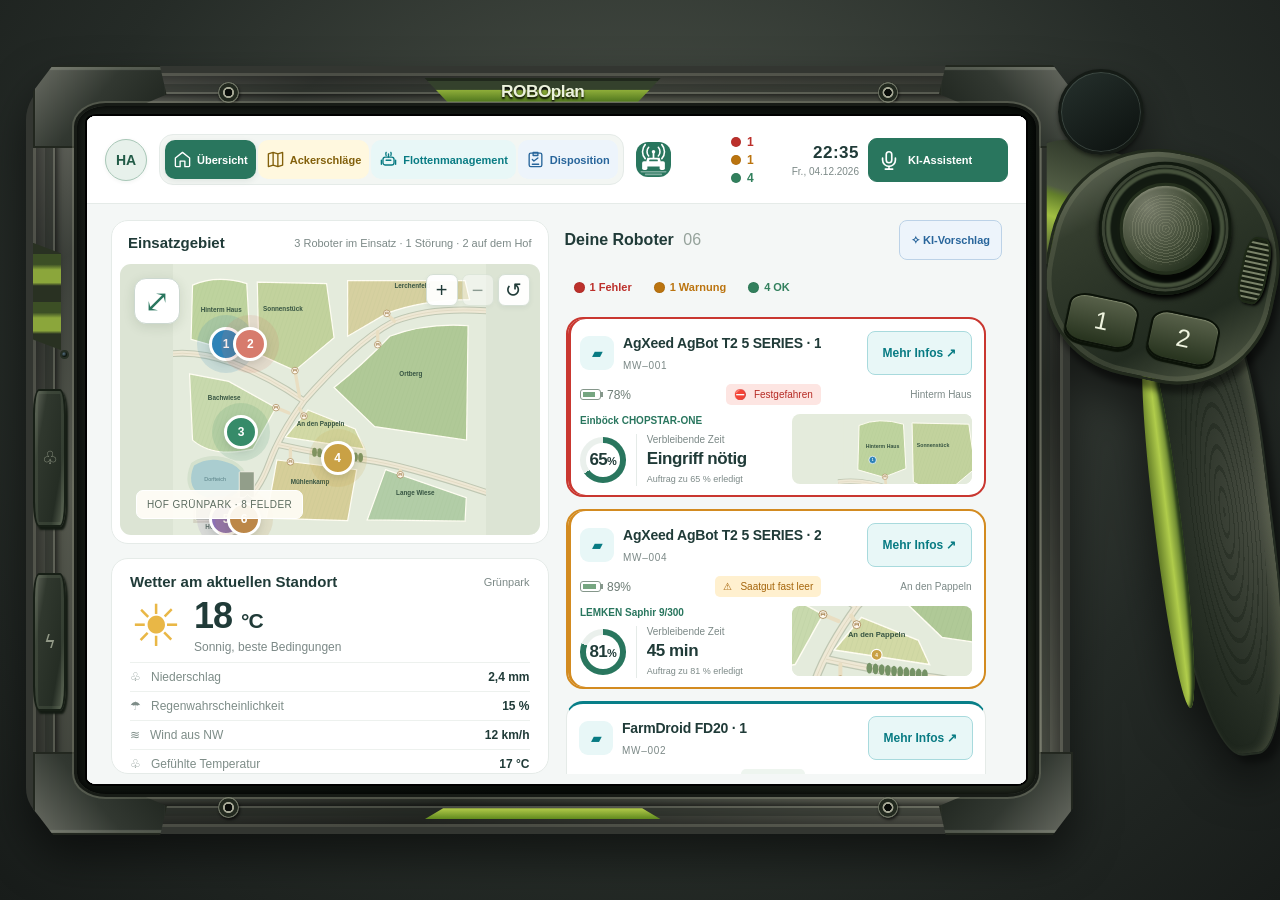
<file: index.html>
<!DOCTYPE html>
<html lang="de">
<head>
<meta charset="UTF-8">
<meta name="viewport" content="width=device-width, initial-scale=1">
<title>ROBOplan – iPad</title>
<style>

*{box-sizing:border-box}
html,body{width:100%;height:100%;margin:0;overflow:hidden;overscroll-behavior:none}
body{position:fixed;inset:0}
body{display:grid;place-items:center;background:radial-gradient(ellipse at 50% 35%,#535a50,#252b27 65%,#181c1a);font-family:Arial,sans-serif}
/* The tablet and the attached grip share one responsive hardware silhouette. */
.ipad{position:relative;width:min(96vw,1320px,calc(94dvh * 1.6));aspect-ratio:1.6;isolation:isolate;filter:drop-shadow(0 22px 22px #0008)}
.case-body{position:absolute;inset:0 15% 0 0;border:clamp(3px,.55vw,8px) solid #333631;border-radius:7% 7% 6% 6%;background:linear-gradient(145deg,#73746b 0%,#3c403a 14%,#55584e 30%,#2c302a 69%,#65685c 94%);box-shadow:inset 0 0 0 3px #8e91815c,inset 0 0 22px 7px #111b}
.case-body:before{content:'';position:absolute;inset:2.5% 2%;border:2px solid #85887a55;border-radius:5%;box-shadow:0 0 0 8px #20251f66,inset 0 0 8px #000}
.bezel{position:absolute;inset:5.2% 17.8% 5.2% 4.2%;padding:.8%;border-radius:3%;background:linear-gradient(130deg,#181d18,#080d09 70%,#262d22);box-shadow:0 0 0 3px #171b16,0 0 0 5px #92968155,inset 0 0 10px #000;z-index:6}
.screen{width:100%;height:100%;overflow:hidden;border-radius:1%;background:white;box-shadow:0 0 0 2px #000}
.screen iframe{display:block;width:100%;height:100%;border:0;background:white}
.case-brand{position:absolute;left:38%;top:.6%;width:23%;height:3.3%;display:grid;place-items:center;font-size:clamp(9px,1.35vw,18px);font-weight:800;letter-spacing:-.5px;color:#ecf2dd;text-shadow:0 2px 2px #000;background:linear-gradient(#34412c 0 40%,#8cab38 45%,#4f761e);clip-path:polygon(0 0,100% 0,90% 100%,10% 100%);border-top:3px solid #20281c;z-index:4}
.case-bottom-accent{position:absolute;bottom:1%;left:38%;width:23%;height:1.5%;background:linear-gradient(#b4cc4b,#60891e);clip-path:polygon(8% 0,92% 0,100% 100%,0 100%)}
.bumper{position:absolute;width:13%;height:11%;background:linear-gradient(130deg,#686b62,#323831 45%,#191f19);border:2px solid #22271f;box-shadow:inset 0 3px 1px #a3a79555;z-index:3}
.bumper.tl{top:-1%;left:0;clip-path:polygon(15% 0,95% 0,100% 35%,78% 50%,45% 50%,35% 100%,0 100%,0 32%)}
.bumper.tr{top:-1%;right:-1%;transform:scaleX(-1);clip-path:polygon(15% 0,95% 0,100% 35%,78% 50%,45% 50%,35% 100%,0 100%,0 32%)}
.bumper.bl{bottom:-1%;left:0;transform:scaleY(-1);clip-path:polygon(15% 0,95% 0,100% 35%,78% 50%,45% 50%,35% 100%,0 100%,0 32%)}
.bumper.br{bottom:-1%;right:-1%;transform:scale(-1);clip-path:polygon(15% 0,95% 0,100% 35%,78% 50%,45% 50%,35% 100%,0 100%,0 32%)}
.screw{position:absolute;width:2%;aspect-ratio:1;border-radius:50%;background:radial-gradient(circle,#090c09 0 24%,#a5a795 27% 35%,#22291f 40% 60%,#6d7263 64% 70%,#20261e 73%);z-index:5;box-shadow:1px 2px 3px #000a}
.s1{left:18%;top:1.2%}.s2{right:16%;top:1.2%}.s3{left:18%;bottom:1.2%}.s4{right:16%;bottom:1.2%}
.camera{position:absolute;left:2.8%;top:37%;width:.7%;aspect-ratio:1;border:2px solid #262f24;border-radius:50%;background:radial-gradient(circle at 35% 35%,#577080,#101711 60%);z-index:5}
.side-ribs{position:absolute;left:.6%;top:23%;width:2.3%;height:14%;background:repeating-linear-gradient(0deg,#293122 0 15%,#8ba63b 18% 30%,#3c4f25 35% 45%);clip-path:polygon(0 0,100% 10%,100% 100%,0 90%);z-index:4}
.port{position:absolute;left:.6%;width:2.7%;height:18%;display:grid;place-items:center;color:#929987;font-size:clamp(10px,1.4vw,18px);background:linear-gradient(100deg,#60665a,#30382e 25%,#252d24 75%,#5d6655);border:2px solid #171f16;border-radius:18%;box-shadow:inset 0 0 0 3px #76816c33,2px 3px 2px #141b13;z-index:5}
.port-usb{top:42%}.port-power{top:66%}
/* A separate open hand grip, with a broad control head above the handle. */
.case-grip{position:absolute;right:-2%;top:11%;width:18%;height:79%;z-index:4;clip-path:inset(-20% -35% -20% -5%)}
.grip-bridge{position:absolute;left:-20%;top:0;width:75%;height:21%;border-radius:30%;transform:rotate(18deg);background:linear-gradient(0deg,#3d4a32,#a1bf42 37%,#627e2b 54%,#515c44 60%,#30392a);box-shadow:0 3px 4px #0009}
.grip-handle{position:absolute;right:3%;top:21%;bottom:0;width:48%;border-radius:35% 38% 40% 46%;transform:rotate(-7deg);background:radial-gradient(ellipse at 100% 50%,#4c5145,#272f25 60%,#151d15);border:2px solid #252d23;box-shadow:inset -6px 0 8px #747a6055,6px 8px 6px #0005}
.grip-handle:before{content:'';position:absolute;left:-14%;top:12%;height:77%;width:27%;border-radius:60%;background:linear-gradient(90deg,#627c27,#b0cc4b 50%,#486526);box-shadow:inset -3px 0 3px #25371b}
.grip-handle:after{content:'';position:absolute;inset:10% 10% 12% 22%;border-radius:40%;opacity:.28;background:repeating-radial-gradient(ellipse at 50% 50%,#10180f 0 1px,transparent 1px 4px)}
.grip-head{position:absolute;left:-5%;top:0;width:105%;height:38%;border-radius:47% 48% 42% 42%;transform:rotate(12deg);background:linear-gradient(140deg,#777e6b,#343d2e 28%,#222b20 70%,#5f6851);border:3px solid #222a1d;box-shadow:inset 0 0 0 5px #8f967b33,5px 8px 6px #0007}
.case-joystick{position:absolute;left:18%;top:4%;width:59%;aspect-ratio:1;border-radius:50%;background:repeating-radial-gradient(circle at 50% 50%,#121a11 0 6%,#45513b 8% 11%,#131b11 13% 18%);border:3px solid #11190f;box-shadow:inset 0 0 0 3px #78826966,0 4px 5px #000;touch-action:none;cursor:grab;transform:rotate(-12deg)}
.case-joystick:focus-visible,.grip-button:focus-visible{outline:3px solid #c4e975;outline-offset:4px}
.joystick-stick{position:absolute;inset:14%;border-radius:50%;background:radial-gradient(ellipse at 30% 25%,#777c6a,#414b36 55%,#1c2818 90%);border:3px solid #242f1d;box-shadow:3px 7px 3px #000b,inset 0 2px 2px #c9ccb344;pointer-events:none}
.joystick-stick:after{content:'';position:absolute;inset:8%;border-radius:50%;background:repeating-radial-gradient(circle,#92977d55 0 1px,transparent 1px 3px)}
.grip-button{position:absolute;bottom:9%;width:31%;height:22%;display:grid;place-items:center;border-radius:27%;border:2px solid #0b1208;background:linear-gradient(#58614a,#27331e);box-shadow:inset 0 1px 1px #abb19388,0 3px 1px #0b1208;color:#eff4df;font-size:clamp(12px,2vw,25px);cursor:pointer}
.grip-button:active{transform:translateY(2px);background:#76943c}.grip-start{left:13%}.grip-pause{left:50%}
.grip-wheel{position:absolute;right:4%;top:29%;height:30%;width:12%;border-radius:35%;background:repeating-linear-gradient(0deg,#171f12 0 3px,#7a8369 3px 5px);border:2px solid #1e2917;box-shadow:2px 1px 3px #000}
.case-emergency-stop{position:absolute;right:9%;top:.4%;width:7%;aspect-ratio:1;display:grid;place-items:center;padding:4px;border:3px solid #151b16;border-radius:50%;background:linear-gradient(145deg,#26312d,#0b100e);box-shadow:inset 0 0 0 1px #68756c66,0 2px 4px #0008;z-index:7;cursor:pointer;touch-action:manipulation}
.case-emergency-stop span{display:grid;place-items:center;align-self:stretch;justify-self:stretch;border-radius:50%;color:#fff;font-size:clamp(5px,.85vw,12px);font-weight:700;letter-spacing:.01em;background:linear-gradient(145deg,#dc3a39,#b91f26);box-shadow:inset 0 1px 1px #ffaaa555}
.case-emergency-stop:disabled{cursor:default}
.case-emergency-stop:disabled span{visibility:hidden}
.case-emergency-stop:not(:disabled):active span{background:#981a21}
.case-emergency-stop:focus-visible{outline:3px solid #fff4a5;outline-offset:4px}
@media(prefers-reduced-motion:no-preference){.joystick-stick{transition:transform .06s}}
</style>
</head>
<body>

<div class="ipad" aria-label="ROBOplan iPad mit robuster Schutzhülle und Joystick-Handgriff">
  <div class="case-body" aria-hidden="true"><div class="case-brand">ROBOplan</div><div class="case-bottom-accent"></div><i class="bumper tl"></i><i class="bumper tr"></i><i class="bumper bl"></i><i class="bumper br"></i><i class="screw s1"></i><i class="screw s2"></i><i class="screw s3"></i><i class="screw s4"></i></div>
  <div class="camera" aria-hidden="true"></div><div class="side-ribs" aria-hidden="true"></div><div class="port port-usb" aria-hidden="true">♧</div><div class="port port-power" aria-hidden="true">ϟ</div>
  <div class="bezel"><div class="screen"><iframe src="app.html?v=20261125-studie" title="ROBOplan iPad"></iframe></div></div>
  <button type="button" class="case-emergency-stop" aria-label="Touchdisplay · inaktiv" title="Touchdisplay · inaktiv" disabled onclick="releaseJoystick();sendCaseAction('stop')"><span></span></button>
  <div class="case-grip"><div class="grip-bridge" aria-hidden="true"></div><div class="grip-handle" aria-hidden="true"></div><div class="grip-head">
    <div class="case-joystick" role="slider" tabindex="0" aria-label="Joystick Fahrsteuerung" aria-valuemin="-1" aria-valuemax="1" aria-valuenow="0" aria-valuetext="neutral"><div class="joystick-stick"></div></div>
    <button class="grip-button grip-start" aria-label="Taste 1" onclick="sendCaseAction('resume')">1</button><button class="grip-button grip-pause" aria-label="Taste 2" onclick="sendCaseAction('pause')">2</button><div class="grip-wheel" aria-hidden="true"></div>
  </div></div>
</div>
<script>
// Die Hülle ist fest; Touch-Scrollen findet ausschließlich in der separaten App statt.
document.addEventListener('touchmove',event=>{
  if(event.touches.length===1&&event.cancelable)event.preventDefault();
},{passive:false});
function sendCaseAction(action){document.querySelector('iframe').contentWindow.postMessage({type:'roboplan-case-action',action},location.origin==='null'?'*':location.origin);}
const caseTouchscreen=document.querySelector('.case-emergency-stop');
function updateCaseTouchscreen(manual){
  caseTouchscreen.disabled=!manual;
  caseTouchscreen.querySelector('span').textContent=manual?'Nothalt':'';
  const label=manual?'Nothalt für ausgewählten Roboter (Demo)':'Touchdisplay · inaktiv';
  caseTouchscreen.setAttribute('aria-label',label);caseTouchscreen.title=label;
}
window.addEventListener('message',event=>{
  if(event.source!==document.querySelector('iframe').contentWindow||event.origin!==location.origin||event.data?.type!=='roboplan-case-state')return;
  updateCaseTouchscreen(event.data.manual===true);
});
document.querySelector('iframe').addEventListener('load',()=>{
  updateCaseTouchscreen(false);
  document.querySelector('iframe').contentWindow.postMessage({type:'roboplan-case-state-request'},location.origin==='null'?'*':location.origin);
});
const joystick=document.querySelector('.case-joystick'),stick=joystick.querySelector('.joystick-stick');
function sendDirection(direction){document.querySelector('iframe').contentWindow.postMessage({type:'roboplan-joystick',direction},location.origin==='null'?'*':location.origin);joystick.setAttribute('aria-valuetext',direction);}
function releaseJoystick(){stick.style.transform='';joystick.setAttribute('aria-valuenow','0');sendDirection('neutral');}
joystick.addEventListener('pointerdown',event=>{joystick.setPointerCapture(event.pointerId);moveJoystick(event);});
function moveJoystick(event){if(!joystick.hasPointerCapture(event.pointerId))return;const box=joystick.getBoundingClientRect(),x=Math.max(-15,Math.min(15,event.clientX-box.left-box.width/2)),y=Math.max(-15,Math.min(15,event.clientY-box.top-box.height/2));stick.style.transform=`translate(${x}px,${y}px)`;joystick.setAttribute('aria-valuenow',String(Math.round(-y/15)));sendDirection(Math.abs(x)<4&&Math.abs(y)<4?'neutral':Math.abs(x)>Math.abs(y)?(x>0?'Rechts':'Links'):(y>0?'Rückwärts':'Vorwärts'));}
joystick.addEventListener('pointermove',moveJoystick);
['pointerup','pointercancel','lostpointercapture','blur'].forEach(name=>joystick.addEventListener(name,releaseJoystick));
joystick.addEventListener('keydown',event=>{const directions={ArrowUp:'Vorwärts',ArrowDown:'Rückwärts',ArrowLeft:'Links',ArrowRight:'Rechts'};if(directions[event.key]){event.preventDefault();sendDirection(directions[event.key]);}});
joystick.addEventListener('keyup',releaseJoystick);
</script>
</body>
</html>
</file>
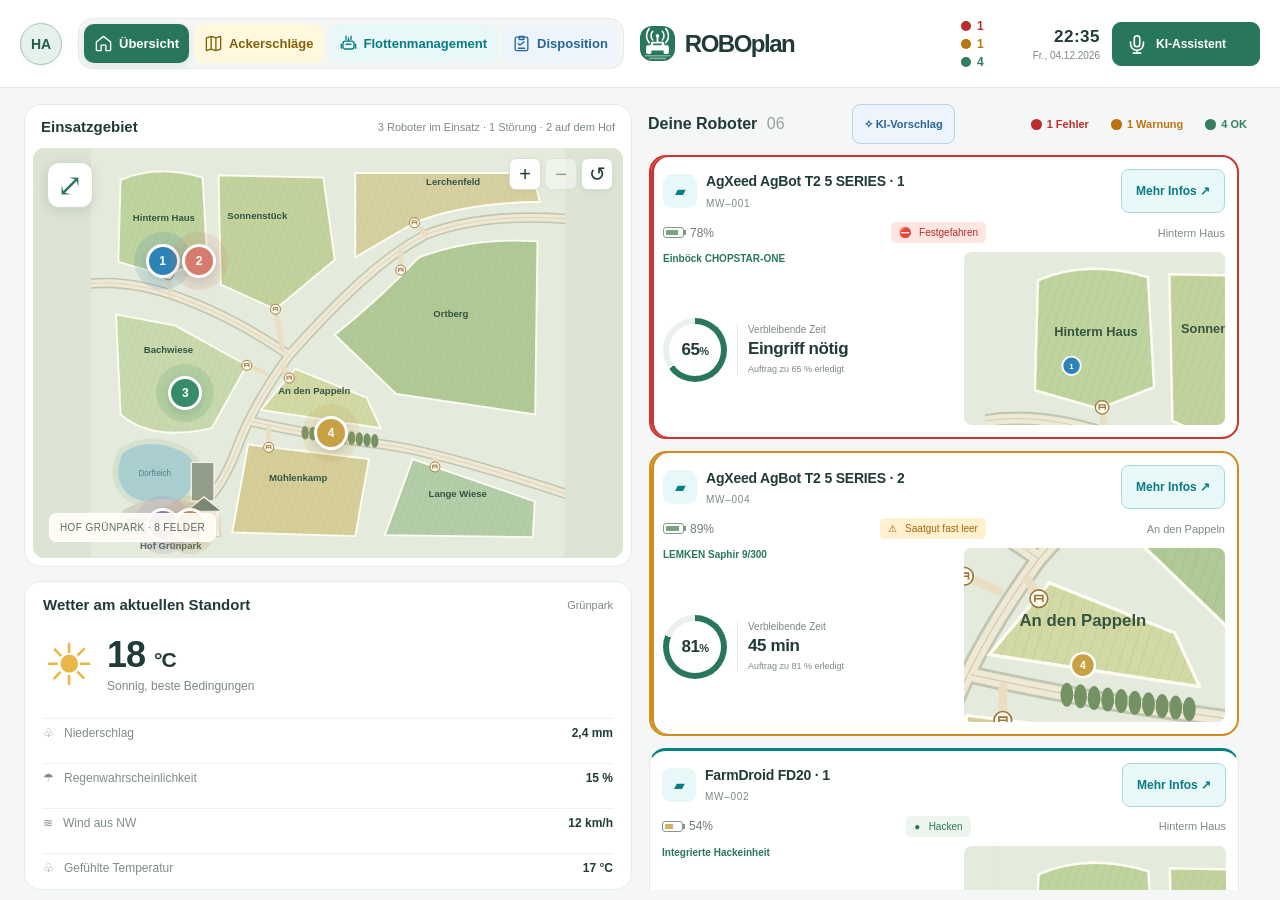
<file: app.html>
<!doctype html>
<html lang="de">
  <head>
    <meta charset="utf-8">
    <meta name="viewport" content="width=device-width, initial-scale=1, viewport-fit=cover">
    <meta name="theme-color" content="#f4f7f8">
    <meta name="apple-mobile-web-app-capable" content="yes">
    <meta name="mobile-web-app-capable" content="yes">
    <meta name="apple-mobile-web-app-status-bar-style" content="default">
    <meta name="apple-mobile-web-app-title" content="ROBOplan">
    <title>
      ROBOplan
    </title>
    <link rel="stylesheet" href="styles.css?v=20261125-studie">
    <script src="bootstrap.js?v=20261125-studie" defer>
    </script>
  </head>
  <body>
    <header>
      <div class="user-account-menu" id="user-account-menu">
        <button id="user-menu-trigger" class="user-menu-trigger" type="button" aria-label="Benutzermenü öffnen" title="Benutzermenü" aria-haspopup="menu" aria-expanded="false" aria-controls="user-dropdown" onclick="toggleUserMenu()"><span data-user-initials>HA</span></button>
        <div id="user-dropdown" class="user-dropdown" role="menu" aria-label="Benutzerkonto" hidden>
          <div class="user-dropdown-identity" role="presentation"><strong data-user-name>Hans Admin</strong><span data-user-role>Admin</span></div>
          <a href="#konto-profil" role="menuitem" onclick="closeUserMenu()">Profil</a>
          <a href="#konto-einstellungen" role="menuitem" onclick="closeUserMenu()">Einstellungen</a>
          <a href="#konto-logout" role="menuitem" class="user-dropdown-logout" onclick="closeUserMenu()">Logout</a>
        </div>
      </div>
      <nav aria-label="Hauptnavigation">
        <a href="#home" data-page="home" class="active">
          <svg viewBox="0 0 24 24" fill="none" stroke="currentColor" stroke-width="1.7" stroke-linecap="round" stroke-linejoin="round" aria-hidden="true">
            <path d="m3 10 9-7 9 7v10a1 1 0 0 1-1 1h-5v-7H9v7H4a1 1 0 0 1-1-1Z"/>
            </path>
          </svg>
          <span>
            Übersicht
          </span>
        </a>
        <a href="#ackerschlagskarte" data-page="ackerschlagskarte">
          <svg viewBox="0 0 24 24" fill="none" stroke="currentColor" stroke-width="1.7" stroke-linecap="round" stroke-linejoin="round" aria-hidden="true">
            <path d="m3 5 6-2 6 2 6-2v16l-6 2-6-2-6 2Z M9 3v16M15 5v16"/>
            </path>
          </svg>
          <span>
            Ackerschläge
          </span>
        </a>
        <a href="#roboterverwaltung" data-page="roboterverwaltung">
          <svg viewBox="0 0 24 24" fill="none" stroke="currentColor" stroke-width="1.7" stroke-linecap="round" stroke-linejoin="round" aria-hidden="true">
            <rect x="5" y="9" width="14" height="10" rx="3"/>
            </rect>
            <path d="M12 9V5M9 3a5 5 0 0 0 0 4m6-4a5 5 0 0 1 0 4M3 13v5m18-5v5M9 13h6"/>
            </path>
          </svg>
          <span>
            Flottenmanagement
          </span>
        </a>
        <a href="#auftragsverwaltung" data-page="auftragsverwaltung">
          <svg viewBox="0 0 24 24" fill="none" stroke="currentColor" stroke-width="1.7" stroke-linecap="round" stroke-linejoin="round" aria-hidden="true">
            <rect x="4" y="4" width="16" height="17" rx="2"/>
            </rect>
            <path d="M9 3h6v4H9ZM8 12l2 2 5-4M8 18h8"/>
            </path>
          </svg>
          <span>
            Disposition
          </span>
        </a>
      </nav>
      <div class="brand">
        <span class="logo">
          <svg viewBox="0 0 40 40" width="35" height="35" fill="none" xmlns="http://www.w3.org/2000/svg" role="img" aria-label="Feldroboter mit Funkwellen">
            <path d="M6 34h28M11 37h18" stroke="currentColor" stroke-width="1.8" stroke-linecap="round" opacity=".4"/>
            </path>
            <rect x="7" y="22" width="6" height="10" rx="2" fill="currentColor"/>
            </rect>
            <rect x="27" y="22" width="6" height="10" rx="2" fill="currentColor"/>
            </rect>
            <path d="M13 18h14l3 10H10l3-10Z" fill="currentColor"/>
            </path>
            <path d="M16 21h8" stroke="#29765e" stroke-width="2" stroke-linecap="round"/>
            </path>
            <path d="M20 18v-5" stroke="currentColor" stroke-width="2" stroke-linecap="round"/>
            </path>
            <circle cx="20" cy="11" r="2" fill="currentColor"/>
            </circle>
            <path d="M14.5 6a7.5 7.5 0 0 0 0 10M25.5 6a7.5 7.5 0 0 1 0 10M10.5 3a12 12 0 0 0 0 16M29.5 3a12 12 0 0 1 0 16" stroke="currentColor" stroke-width="1.8" stroke-linecap="round"/>
            </path>
          </svg>
        </span>
        ROBOplan
      </div>
      <div class="headright">
        <div id="header-alerts" class="header-alerts" role="group" aria-label="Roboterstatus: Fehler, Warnungen und OK"></div>
        <div class="header-clock"><time id="header-time"></time><span id="header-date"></span></div>
        <span class="connection">
          <i class="dot">
          </i>
          System verbunden
        </span>
        <button type="button" id="voice-assistant" class="voice-assistant" aria-pressed="false" aria-label="KI-Assistent: Spracheingabe starten" title="KI-Assistent fragen" onclick="toggleVoiceAssistant()">
          <svg viewBox="0 0 24 24" width="26" height="26" fill="none" stroke="currentColor" stroke-width="1.8" stroke-linecap="round" stroke-linejoin="round" aria-hidden="true">
            <rect x="9" y="3" width="6" height="12" rx="3"/>
            <path d="M5 10v2a7 7 0 0 0 14 0v-2M12 19v3M8 22h8"/>
          </svg>
          <span class="voice-wave" aria-hidden="true"><i></i><i></i><i></i><i></i><i></i></span>
          <span class="voice-copy"><span id="voice-label">KI-Assistent</span><small id="voice-listening" hidden>Hört zu …</small></span>
        </button>
      </div>
    </header>
    <span id="voice-status" class="voice-status" role="status"></span>
    <main id="page-content" aria-busy="true">
    </main>
    <dialog id="details">
      <button class="close" aria-label="Schließen" onclick="this.closest('dialog').close()">
        ×
      </button>
      <span class="tiny">
        DETAILS
      </span>
      <h2 id="detailTitle">
      </h2>
      <p id="detailArea">
      </p>
      <div id="detailRows">
      </div>
      <button class="primary" onclick="document.getElementById('details').close()">
        Zurück zur Übersicht
      </button>
    </dialog>
  </body>
</html>
</file>
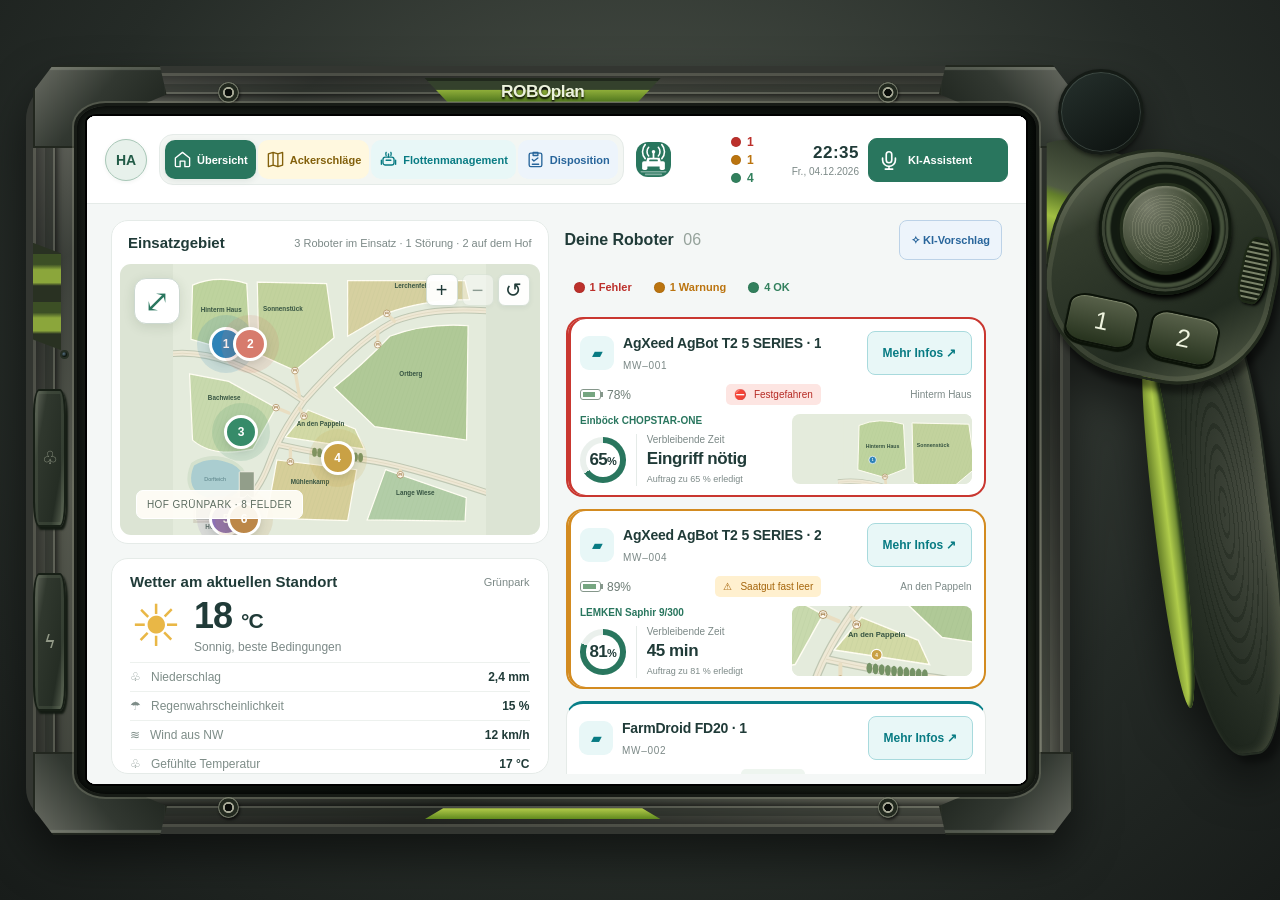
<file: preview.html>
<!doctype html>
<html lang="de">
  <head>
    <meta charset="utf-8">
    <meta http-equiv="refresh" content="0; url=index.html">
    <title>ROBOplan – Vorschau</title>
  </head>
  <body>
    <a href="index.html">Zur iPad-Ansicht von ROBOplan</a>
  </body>
</html>
</file>
<file: styles.css>
:root {
  --ink:#203b38;
  --muted:#7c8987;
  --green:#29765e;
  --line:#e5ebe8;
  --bg:#f4f7f6
}
* {
  box-sizing:border-box
}
body {
  margin:0;
  background:var(--bg);
  color:var(--ink);
  font:14px -apple-system,BlinkMacSystemFont,'Segoe UI',sans-serif
}
button,a {
  -webkit-tap-highlight-color:transparent
}
button {
  font:inherit;
  cursor:pointer
}
button:focus-visible,a:focus-visible {
  outline:3px solid #51a789;
  outline-offset:4px
}
header {
  height:88px;
  background:#fff;
  display:flex;
  align-items:center;
  padding:0 36px;
  border-bottom:1px solid var(--line);
  gap:50px
}
.brand {
  font-size:26px;
  font-weight:750;
  letter-spacing:-1.5px;
  display:flex;
  gap:10px;
  align-items:center
}
.logo {
  display:grid;
  place-items:center;
  background:var(--green);
  width:35px;
  height:35px;
  border-radius:12px;
  color:white;
  font-size:24px
}
nav {
  display:flex;
  gap:9px;
  height:100%;
  align-items:center
}
nav a {
  padding:13px 20px;
  text-decoration:none;
  color:#71817d;
  border-radius:10px;
  font-weight:600;
  display:flex;
  gap:10px;
  align-items:center
}
nav a.active {
  background:var(--green);
  color:#fff
}
.headright {
  margin-left:auto;
  display:flex;
  align-items:center;
  gap:18px
}
.connection {
  font-size:12px;
  color:#5c7770
}
.voice-assistant {
  display:flex;
  align-items:center;
  justify-content:center;
  gap:8px;
  flex-shrink:0;
  width:auto;
  height:44px;
  padding:9px 13px;
  white-space:nowrap;
  font-size:12px;
  font-weight:600;
  border:1px solid var(--green);
  border-radius:9px;
  background:var(--green);
  color:#fff
}
.dot {
  display:inline-block;
  width:7px;
  height:7px;
  border-radius:100%;
  background:#409770;
  margin-right:6px
}
.avatar {
  background:#edf1ec;
  border:1px solid #dce5df;
  border-radius:50%;
  width:38px;
  height:38px;
  display:grid;
  place-items:center;
  font-size:12px;
  font-weight:700
}
main {
  max-width:1560px;
  margin:auto;
  padding:32px 36px
}
.intro {
  display:flex;
  align-items:center;
  justify-content:space-between;
  margin-bottom:26px
}
h1 {
  font-size:28px;
  letter-spacing:-.8px;
  margin:0 0 8px
}
.sub {
  color:var(--muted);
  margin:0;
  font-size:13px
}
.day {
  text-align:right;
  font-size:13px;
  line-height:1.8
}
.layout {
  display:grid;
  grid-template-columns:minmax(265px,.82fr) minmax(0,1.8fr);
  gap:24px
}
.left {
  display:flex;
  flex-direction:column;
  gap:22px
}
.panel,.robot {
  background:white;
  border:1px solid var(--line);
  border-radius:17px;
  overflow:hidden
}
.panelhead {
  display:flex;
  align-items:center;
  justify-content:space-between;
  padding:19px 20px
}
h2 {
  font-size:15px;
  margin:0
}
.tiny {
  font-size:11px;
  color:var(--muted)
}
.map {
  position:relative;
  overflow:hidden;
  background:#dce4d4;
  isolation:isolate
}
.map svg.land {
  width:100%;
  height:100%;
  position:absolute;
  inset:0
}
.overview {
  height:300px;
  margin:0 8px 8px;
  border-radius:11px
}
.maplabel {
  position:absolute;
  left:16px;
  bottom:16px;
  background:#fffdf7ed;
  border:1px solid #fff;
  border-radius:7px;
  padding:8px 10px;
  font-size:10px;
  letter-spacing:.4px;
  color:#5c6c60
}
.maptools {
  position:absolute;
  bottom:13px;
  right:12px;
  display:flex;
  gap:5px
}
.maptools button {
  width:31px;
  height:31px;
  border:1px solid #dfe6dc;
  background:white;
  border-radius:7px;
  color:var(--ink);
  font-size:19px
}
.pin {
  position:absolute;
  background:var(--pin,#29765e);
  color:white;
  border:3px solid white;
  border-radius:50%;
  width:34px;
  height:34px;
  display:grid;
  place-items:center;
  box-shadow:0 0 0 12px color-mix(in srgb,var(--pin,#29765e) 15%,transparent),0 3px 8px #28423430;
  font-size:12px;
  font-weight:700;
  z-index:2
}
.pin.selected {
  box-shadow:0 0 0 18px #29765e30,0 3px 8px #28423430
}
.weather {
  padding:20px
}
.weather-top {
  display:flex;
  justify-content:space-between;
  align-items:center
}
.weather-main {
  display:flex;
  align-items:center;
  gap:18px;
  margin:22px 0
}
.sun {
  color:#e9b746;
  font-size:58px;
  line-height:1
}
.temp {
  font-size:36px;
  font-weight:600;
  letter-spacing:-1px
}
.temp small {
  font-size:21px
}
.weather-main p {
  margin:3px 0;
  color:var(--muted);
  font-size:12px
}
.weather-row {
  display:flex;
  justify-content:space-between;
  border-top:1px solid #edf1ee;
  padding:12px 0;
  font-size:12px
}
.weather-row:last-child {
  padding-bottom:0
}
.weather-row span {
  color:#7e8d88
}
.fleetbar {
  display:flex;
  justify-content:space-between;
  align-items:center;
  margin:0 0 15px
}
.fleetbar h2 {
  font-size:16px
}
.live {
  color:var(--green);
  font-size:12px;
  background:#eaf2ec;
  border-radius:20px;
  padding:7px 10px
}
.robots {
  display:grid;
  grid-template-columns:1fr 1fr;
  gap:20px
}
.robot {
  padding:20px;
  transition:box-shadow .2s,transform .2s
}
.robot:hover {
  box-shadow:0 7px 25px #284e3d0b;
  transform:translateY(-2px)
}
.robothead {
  display:flex;
  justify-content:space-between;
  align-items:center
}
.robotname {
  display:flex;
  gap:10px;
  align-items:center
}
.roboticon {
  background:#f1f5f1;
  border-radius:9px;
  width:35px;
  height:35px;
  display:grid;
  place-items:center;
  color:var(--green)
}
.robot h3 {
  font-size:16px;
  margin:0 0 4px;
  letter-spacing:-.2px
}
.robotid {
  font-size:10px;
  color:var(--muted);
  letter-spacing:.7px
}
.battery {
  display:flex;
  align-items:center;
  gap:6px;
  font-size:11px;
  color:#6d7c75
}
.battery i {
  height:11px;
  width:21px;
  border:1px solid #85978b;
  border-radius:3px;
  padding:2px;
  position:relative
}
.battery i:after {
  content:'';
  position:absolute;
  width:2px;
  height:5px;
  background:#85978b;
  right:-3px;
  top:2px
}
.battery b {
  display:block;
  height:100%;
  background:#76a681;
  width:var(--b)
}
.statusline {
  display:flex;
  align-items:center;
  justify-content:space-between;
  margin-top:17px
}
.badge {
  font-size:10px;
  color:var(--green);
  background:#eef5ef;
  padding:5px 8px;
  border-radius:5px
}
.area {
  font-size:11px;
  color:var(--muted)
}
.metrics {
  display:flex;
  align-items:center;
  gap:21px;
  margin:17px 0
}
.ring {
  width:77px;
  height:77px;
  border-radius:50%;
  background:conic-gradient(var(--green) calc(var(--p)*1%),#eaf0ec 0);
  display:grid;
  place-items:center;
  position:relative
}
.ring:before {
  content:'';
  position:absolute;
  inset:6px;
  background:white;
  border-radius:50%
}
.ring strong {
  position:relative;
  font-size:20px;
  letter-spacing:-.6px
}
.ring strong small {
  font-size:11px
}
.remaining {
  border-left:1px solid var(--line);
  padding-left:20px
}
.remaining span {
  display:block;
  color:var(--muted);
  font-size:10px;
  margin-bottom:5px
}
.remaining strong {
  display:block;
  font-size:19px;
  letter-spacing:-.4px
}
.remaining small {
  display:block;
  color:var(--muted);
  font-size:10px;
  margin-top:5px
}
.mini {
  height:108px;
  border-radius:9px;
  width:100%;
  border:0;
  display:block;
  text-align:left
}
.mini .pin {
  top:38%;
  left:50%;
  width:29px;
  height:29px;
  font-size:10px
}
.mini .maplabel {
  bottom:9px;
  left:10px;
  padding:5px 7px;
  font-size:9px
}
.robotfoot {
  display:flex;
  justify-content:space-between;
  align-items:center;
  margin-top:13px;
  font-size:10px;
  color:var(--muted)
}
.detail {
  background:none;
  border:0;
  color:var(--green);
  font-size:11px;
  font-weight:600;
  padding:6px 0 6px 10px
}
.footer {
  display:flex;
  justify-content:space-between;
  margin-top:24px;
  color:#8b9791;
  font-size:10px
}
.demo {
  padding:4px 6px;
  border:1px solid #dfe6df;
  border-radius:4px;
  letter-spacing:.5px
}
.placeholder {
  padding:65px 30px;
  background:white;
  border:1px solid var(--line);
  border-radius:16px
}
.placeholder h2 {
  font-size:25px;
  margin:12px 0
}
.placeholder p {
  color:var(--muted)
}
.primary {
  background:var(--green);
  border:0;
  border-radius:9px;
  padding:13px 18px;
  color:white;
  margin-top:15px
}
dialog {
  border:1px solid var(--line);
  border-radius:20px;
  max-width:440px;
  width:calc(100% - 32px);
  padding:28px;
  color:var(--ink);
  box-shadow:0 20px 80px #102a3430
}
dialog::backdrop {
  background:#173d3655;
  backdrop-filter:blur(3px)
}
dialog h2 {
  font-size:23px;
  margin:10px 0
}
dialog p {
  line-height:1.7;
  color:#71817b
}
.dialogrow {
  display:flex;
  justify-content:space-between;
  padding:13px 0;
  border-bottom:1px solid var(--line)
}
.close {
  float:right;
  border:0;
  background:#f0f4f0;
  border-radius:50%;
  width:32px;
  height:32px;
  font-size:20px
}
.notice {
  font-size:11px!important
}
[hidden] {
  display:none!important
}
@media(min-width:1400px) {
  .overview {
    height:340px
  }
  .mini {
    height:139px
  }
  .robot {
    padding:23px
  }
  .weather {
    padding:24px
  }
}
@media(max-width:1050px) {
  header {
    padding:0 24px;
    gap:24px
  }
  .connection {
    display:none
  }
  main {
    padding:25px 24px
  }
  .layout {
    gap:18px;
    grid-template-columns:minmax(240px,.8fr) minmax(0,1.8fr)
  }
  .robot {
    padding:15px
  }
  .robots {
    gap:15px
  }
  .metrics {
    gap:13px
  }
  .remaining {
    padding-left:13px
  }
  .remaining strong {
    font-size:17px
  }
  .area {
    font-size:10px
  }
  .ring {
    width:66px;
    height:66px
  }
  .overview {
    height:280px
  }
}
@media(max-width:760px) {
  header {
    height:auto;
    min-height:76px;
    flex-wrap:wrap;
    padding:17px 18px;
    gap:16px
  }
  .headright {
    position:absolute;
    right:18px;
    top:18px
  }
  nav {
    order:3;
    width:100%;
    gap:5px
  }
  nav a {
    flex:1;
    justify-content:center;
    padding:12px 6px;
    font-size:12px
  }
  .brand {
    font-size:24px
  }
  main {
    padding:24px 16px
  }
  .intro {
    align-items:flex-start
  }
  .day {
    font-size:11px
  }
  .layout {
    grid-template-columns:1fr
  }
  .left {
    display:grid;
    grid-template-columns:1fr 1fr;
    gap:14px
  }
  .overview {
    height:245px
  }
  .weather {
    padding:16px
  }
  .weather-row {
    font-size:10px;
    padding:10px 0
  }
  .weather-main {
    margin:15px 0;
    gap:9px
  }
  .temp {
    font-size:30px
  }
  .sun {
    font-size:42px
  }
  .weather-top .tiny {
    display:none
  }
  .panelhead {
    padding:16px
  }
  .fleetbar {
    margin-top:8px
  }
  .robots {
    gap:14px
  }
  .robothead {
    align-items:flex-start
  }
  .battery {
    font-size:10px
  }
  .roboticon {
    display:none
  }
  .statusline {
    gap:5px
  }
  .metrics {
    gap:10px
  }
  .ring {
    width:60px;
    height:60px
  }
  .remaining {
    padding-left:10px
  }
  .remaining strong {
    font-size:15px
  }
  .robot {
    padding:14px
  }
  .mini {
    height:100px
  }
  .area {
    max-width:68px;
    text-align:right
  }
  .footer {
    gap:12px
  }
}
@media(max-width:380px) {
  .robots,.left {
    grid-template-columns:1fr
  }
  .day {
    display:none
  }
  .overview {
    height:230px
  }
}
/* Tablet-Dashboard: nur die Roboterliste scrollt. */
html,body {
  width:100%;
  height:100%;
  overflow:hidden
}
body {
  display:flex;
  flex-direction:column
}
body>header {
  flex:0 0 88px;
  position:relative;
  z-index:5
}
body>main {
  width:100%;
  max-width:1560px;
  flex:1;
  min-height:0;
  display:flex;
  flex-direction:column;
  padding:16px 24px 10px;
  overflow:hidden
}
#home {
  display:flex;
  flex-direction:column;
  flex:1;
  min-height:0;
  overflow:hidden
}
#home[hidden] {
  display:none
}
.intro {
  flex:0 0 auto;
  margin-bottom:14px
}
.layout {
  display:grid;
  grid-template-columns:minmax(0,1fr) minmax(0,1fr);
  gap:16px;
  flex:1;
  min-height:0;
  overflow:hidden
}
.left {
  display:grid;
  grid-template-columns:minmax(0,1fr);
  grid-template-rows:minmax(0,1.2fr) minmax(0,.8fr);
  gap:14px;
  min-height:0;
  overflow:hidden
}
.left>.panel {
  min-width:0;
  min-height:0
}
.left>.panel:first-child {
  display:flex;
  flex-direction:column
}
.left>.panel:first-child .panelhead {
  flex:0 0 auto;
  padding:13px 16px
}
.overview {
  height:auto!important;
  flex:1;
  min-height:0;
  margin:0 8px 8px
}
.weather {
  display:flex;
  flex-direction:column;
  justify-content:space-between;
  padding:14px 18px!important;
  overflow:hidden
}
.weather-main {
  margin:5px 0;
  gap:12px
}
.weather-row {
  padding:7px 0
}
.layout>section {
  min-height:0;
  min-width:0;
  display:flex;
  flex-direction:column;
  overflow:hidden
}
.fleetbar {
  flex:0 0 auto;
  margin-bottom:10px
}
.robots {
  flex:1;
  min-height:0;
  overflow-y:auto;
  overflow-x:hidden;
  overscroll-behavior:contain;
  scrollbar-width:thin;
  align-content:start;
  grid-auto-rows:max-content;
  grid-template-columns:repeat(2,minmax(0,1fr));
  padding:1px 5px 8px 1px;
  gap:12px
}
.robot {
  min-width:0;
  padding:14px!important
}
.mini {
  height:92px!important
}
.metrics {
  margin:10px 0
}
.statusline {
  margin-top:10px
}
.robotfoot {
  margin-top:8px
}
.footer {
  flex:0 0 auto;
  margin-top:9px;
  padding-bottom:2px
}
#other:not([hidden]) {
  overflow-y:auto;
  min-height:0
}
@media(max-width:760px) {
  body>header {
    height:76px;
    min-height:76px;
    flex:0 0 76px;
    flex-wrap:nowrap;
    padding:8px 12px;
    gap:12px
  }
  .headright {
    position:static;
    margin-left:auto
  }
  nav {
    order:0;
    width:auto;
    flex:1;
    gap:2px
  }
  nav a {
    padding:8px 5px;
    font-size:10px
  }
  .brand {
    font-size:20px
  }
  body>main {
    padding:10px 12px 6px
  }
  .intro {
    margin-bottom:8px
  }
  h1 {
    font-size:21px;
    margin-bottom:3px
  }
  .sub {
    font-size:11px
  }
  .day {
    font-size:10px
  }
  .layout {
    grid-template-columns:minmax(0,1fr) minmax(0,1fr);
    gap:10px
  }
  .left {
    grid-template-columns:minmax(0,1fr);
    grid-template-rows:minmax(0,1.2fr) minmax(0,.8fr);
    gap:10px
  }
  .weather {
    padding:10px!important
  }
  .weather-main {
    gap:7px;
    margin:3px 0
  }
  .sun {
    font-size:31px
  }
  .temp {
    font-size:25px
  }
  .temp small {
    font-size:14px
  }
  .weather-row {
    font-size:10px;
    padding:5px 0
  }
  .panelhead {
    padding:10px!important
  }
  .robots {
    grid-template-columns:minmax(0,1fr)
  }
  .robot {
    padding:12px!important
  }
  .roboticon {
    display:grid
  }
  .mini {
    height:80px!important
  }
  .footer {
    font-size:9px
  }
}
#fields {
  flex:1;
  min-height:0;
  display:flex;
  flex-direction:column;
  gap:16px
}
.field-heading {
  display:flex;
  align-items:center;
  justify-content:space-between
}
.field-layout {
  flex:1;
  min-height:0;
  display:grid;
  grid-template-columns:minmax(0,2fr) minmax(260px,1fr);
  gap:20px
}
.field-map {
  min-height:0;
  border:1px solid var(--line);
  border-radius:17px;
  background:#e4ebdc;
  overflow:hidden;
  position:relative
}
.field-map svg {
  display:block;
  width:100%;
  height:100%
}
.field-shape {
  cursor:pointer;
  stroke:#fff;
  stroke-width:4;
  transition:fill .2s
}
.field-shape.selected {
  stroke:#29765e;
  stroke-width:5
}
.field-shape:focus-visible {
  outline:none;
  stroke:#203b38;
  stroke-width:7
}
.field-list {
  overflow-y:auto;
  min-height:0;
  padding:0 5px 5px 0;
  display:flex;
  flex-direction:column;
  gap:12px
}
.field-card {
  flex-shrink:0;
  background:white;
  border:1px solid var(--line);
  border-radius:14px;
  padding:18px
}
.field-card.selected {
  border-color:var(--green);
  box-shadow:inset 3px 0 var(--green)
}
.field-card-head {
  display:flex;
  align-items:center;
  justify-content:space-between;
  margin-bottom:14px
}
.field-select {
  border:0;
  background:none;
  color:var(--ink);
  font-size:17px;
  font-weight:650;
  padding:0
}
.field-info {
  border:1px solid var(--line);
  background:#f1f6f2;
  color:var(--green);
  border-radius:8px;
  padding:7px 12px
}
.field-card p {
  margin:10px 0;
  color:var(--muted);
  font-size:12px
}
.field-card strong {
  color:var(--ink)
}
.field-robots {
  display:flex;
  gap:6px;
  flex-wrap:wrap;
  margin-top:14px
}
.field-robots span {
  background:#eaf3ee;
  color:var(--green);
  padding:6px 9px;
  border-radius:6px;
  font-size:11px
}
.field-legend {
  position:absolute;
  bottom:14px;
  left:14px;
  background:#ffffffed;
  padding:10px 13px;
  border-radius:8px;
  font-size:11px;
  color:var(--muted)
}
@media(max-width:760px) {
  .field-layout {
    grid-template-columns:minmax(0,1.5fr) minmax(200px,1fr);
    gap:10px
  }
  .field-card {
    padding:13px
  }
  .field-heading h1 {
    font-size:21px
  }
  header nav a {
    gap:2px
  }
  .brand {
    letter-spacing:-1px
  }
  header {
    gap:16px
  }
  nav a {
    padding-left:10px;
    padding-right:10px
  }
}
@media(max-width:500px) {
  .field-layout {
    grid-template-columns:1fr;
    grid-template-rows:minmax(180px,1fr) minmax(0,1fr)
  }
  body>header {
    flex-wrap:wrap;
    height:auto;
    flex-basis:auto
  }
  nav {
    order:3;
    width:100%;
    flex-basis:100%
  }
  nav a {
    font-size:9px
  }
}
/* Kompakte Navigation mit festen Symbolgrößen. */
body>header {
  gap:28px
}
nav {
  gap:5px;
  min-width:0;
  height:auto;
  padding:5px;
  background:#f3f6f3;
  border:1px solid var(--line);
  border-radius:14px
}
nav a {
  flex:0 0 auto;
  gap:8px;
  padding:11px 14px;
  white-space:nowrap;
  font-size:13px;
  border-radius:10px;
  transition:background .15s,color .15s
}
nav a svg {
  display:block;
  width:19px;
  height:19px;
  flex:0 0 19px
}
nav a:hover {
  background:#e8efea;
  color:var(--green)
}
nav a.active {
  background:var(--green);
  color:white;
  box-shadow:0 2px 5px #203b3815
}
@media(max-width:1050px) {
  body>header {
    gap:16px
  }
  nav a {
    padding:10px;
    font-size:12px
  }
  .headright {
    gap:10px
  }
}
@media(max-width:760px) {
  body>header {
    flex-wrap:wrap;
    height:auto;
    flex-basis:auto;
    padding:10px 12px;
    gap:10px
  }
  .headright {
    position:static;
    margin-left:auto
  }
  nav {
    order:3;
    flex:1 0 100%;
    width:100%;
    gap:3px;
    padding:4px
  }
  nav a {
    flex:1 1 0;
    justify-content:center;
    gap:6px;
    padding:10px 4px;
    font-size:11px
  }
  nav a svg {
    width:17px;
    height:17px;
    flex-basis:17px
  }
}
@media(max-width:380px) {
  nav a {
    font-size:10px;
    gap:4px
  }
  nav a svg {
    width:15px;
    height:15px;
    flex-basis:15px
  }
}
.map-viewport {
  touch-action:none;
  cursor:grab;
  user-select:none;
  isolation:isolate
}
.map-viewport.dragging {
  cursor:grabbing
}
.map-scene {
  position:absolute;
  inset:0;
  transform-origin:0 0;
  will-change:transform
}
.map-scene>svg {
  width:100%;
  height:100%;
  display:block
}
.map-controls {
  position:absolute;
  right:10px;
  top:10px;
  z-index:4;
  display:flex;
  gap:4px;
  cursor:default
}
.map-controls button {
  display:grid;
  place-items:center;
  width:32px;
  height:32px;
  padding:0;
  border:1px solid #d5dfd5;
  border-radius:7px;
  background:#fffffff2;
  color:var(--ink);
  font-size:20px;
  box-shadow:0 2px 5px #203b3810
}
.map-controls button:disabled {
  opacity:.45;
  cursor:default
}
.mini .map-controls {
  top:5px;
  right:5px;
  gap:3px
}
.mini .map-controls button {
  width:24px;
  height:24px;
  font-size:16px
}
.maplabel,.field-legend {
  pointer-events:none;
  z-index:3
}
/* Disposition: Aufgabenpuffer und editierbarer Beispielplan. */
#auftragsverwaltung{flex:1;min-height:0;display:flex;flex-direction:column;gap:12px;overflow:auto}
.dispatch-heading{display:flex;align-items:center;justify-content:space-between;gap:12px}.dispatch-heading h1{font-size:24px;margin:5px 0}.dispatch-heading p{margin:0}.dispatch-steps{display:flex;gap:22px;align-items:center;color:var(--muted);font-size:11px;padding:10px 14px;background:#eaf0ec;border-radius:9px}.dispatch-steps strong{color:var(--green)}
.dispatch-layout{display:grid;grid-template-columns:minmax(250px,.85fr) minmax(0,1.8fr);gap:16px;flex:1;min-height:0}.task-buffer{display:flex;flex-direction:column;min-height:0;overflow:hidden}.task-buffer .panelhead{padding:16px;flex-wrap:wrap;gap:8px}.count{font-size:11px;background:#eaf0ec;border-radius:5px;padding:3px 6px;margin-left:5px}.buffer-hint{margin:0 16px 12px;font-size:11px;color:var(--muted)}.dispatch-tasks{overflow:auto;flex:1;min-height:100px;padding:0 12px;display:flex;flex-direction:column;gap:8px}.dispatch-task{border:1px solid var(--line);border-radius:9px;padding:11px;display:flex;gap:10px;background:#fff}.task-number{width:26px;height:26px;display:grid;place-items:center;background:#edf2ed;border-radius:6px;font-size:11px;flex-shrink:0}.dispatch-task h3{margin:0 0 5px;font-size:13px}.dispatch-task p{font-size:11px;color:var(--muted);margin:0}.task-operation{font-size:10px;color:#8a6c32;background:#f6f0e1;border-radius:4px;padding:4px 6px;align-self:flex-start;margin-left:auto;white-space:nowrap}.add-task{margin:12px;border:1px dashed #a9bcb1;border-radius:8px;padding:10px;background:#f7faf8;color:var(--green)}.buffer-footer{border-top:1px solid var(--line);padding:13px 16px;display:grid;gap:5px;font-size:11px}.buffer-footer span{color:var(--muted);font-size:10px}.dispatch-workspace{display:grid;grid-template-rows:minmax(180px,.85fr) minmax(280px,1.3fr);min-height:0;gap:12px;overflow:auto}.dispatch-map-wrap{position:relative;border:1px solid var(--line);border-radius:13px;overflow:hidden;background:#e4ebdc;min-height:180px}.dispatch-map{position:absolute;inset:0}.dispatch-map>svg{width:100%;height:100%}.dispatch-map-caption{position:absolute;top:12px;left:12px;background:#fffffff2;padding:9px 11px;border-radius:7px;font-size:12px;font-weight:600;pointer-events:none}.dispatch-map-caption span{display:block;font-size:9px;color:var(--muted);font-weight:400;margin-top:4px}.dispatch-map-key{position:absolute;bottom:10px;left:12px;font-size:9px;background:#ffffffdf;padding:5px 8px;border-radius:4px;pointer-events:none}.plan-panel{padding:15px;min-width:0;overflow:auto}.plan-heading{display:flex;justify-content:space-between;gap:10px;align-items:center}.plan-heading h2{margin:0;font-size:16px}.plan-heading p{font-size:10px;color:var(--muted);margin:5px 0}.suggest-button{background:#eaf3ee;border:1px solid #bdd4c6;border-radius:7px;padding:9px 10px;color:var(--green);font-size:11px;white-space:nowrap}.plan-rationale{font-size:10px;background:#f0f5f1;padding:9px;border-radius:6px;margin:10px 0;color:var(--green)}.robot-plans{display:grid;gap:8px}.robot-plan{display:grid;grid-template-columns:100px 1fr;gap:8px;align-items:start;border-bottom:1px solid var(--line);padding-bottom:8px}.plan-robot{font-size:12px;font-weight:650;padding-top:6px}.plan-robot small{display:block;font-weight:400;color:var(--muted);font-size:9px;margin-top:5px}.plan-jobs{display:flex;gap:6px;flex-wrap:wrap}.plan-job{background:#f7f9f7;border:1px solid #dce6df;border-radius:6px;padding:7px;font-size:10px;flex:1;min-width:100px}.plan-job b{display:block;font-size:10px;margin-bottom:4px}.job-controls{display:flex;gap:4px;margin-top:6px}.job-controls button{border:1px solid #dce6df;background:white;color:var(--green);border-radius:3px;font-size:10px}.job-controls select{max-width:95px;font:inherit;border:1px solid #dce6df;background:white;color:var(--ink);border-radius:3px}.plan-footer{display:flex;justify-content:space-between;align-items:center;gap:8px;margin-top:10px}.plan-footer span{font-size:10px;color:var(--muted)}.plan-footer .primary{margin:0;font-size:11px;padding:10px}.task-label{display:grid;gap:7px;margin:16px 0;font-size:12px}.task-label select{padding:10px;border:1px solid #c7d6cc;border-radius:7px;background:#fff;font:inherit}
@media(max-width:760px){.dispatch-heading h1{font-size:19px}.dispatch-heading .demo{display:none}.dispatch-layout{grid-template-columns:230px minmax(300px,1fr);min-height:510px}.dispatch-steps{gap:10px;font-size:10px}.plan-heading{align-items:start;flex-direction:column}.robot-plan{grid-template-columns:75px 1fr}.dispatch-workspace{grid-template-rows:180px minmax(320px,1fr)}}
@media(max-width:550px){.dispatch-layout{display:flex;flex-direction:column;min-height:auto}.task-buffer{min-height:360px}.dispatch-workspace{display:flex;flex-direction:column;overflow:visible}.dispatch-map-wrap{height:230px}.plan-panel{overflow:visible}.dispatch-steps{gap:6px;font-size:9px}.dispatch-heading h1{font-size:18px}}

.voice-assistant svg{width:22px;height:22px;flex-shrink:0}
.voice-assistant:hover{background:#205f4b}
@media(max-width:1050px){.headright .connection{display:none}}
@media(max-width:380px){.voice-assistant{padding:8px 10px;font-size:11px}}

/* Kompakte Schlagliste mit nativen, per Tastatur bedienbaren Klappzeilen. */
.field-list{gap:7px}
.field-accordion{padding:0;overflow:hidden;border-radius:9px}
.field-accordion summary{display:flex;align-items:center;justify-content:space-between;gap:10px;padding:15px 13px;cursor:pointer;list-style:none;font-size:14px;font-weight:650}
.field-accordion summary::-webkit-details-marker{display:none}
.field-accordion summary small{font-size:11px;font-weight:400;color:var(--muted);white-space:nowrap}
.field-accordion summary:focus-visible{outline:2px solid var(--green);outline-offset:-3px}
.field-chevron{font-size:18px;color:var(--muted);transition:transform .15s}
.field-accordion[open] .field-chevron{transform:rotate(180deg)}
.field-accordion[open] summary{border-bottom:1px solid var(--line);background:#f7faf8}
.field-expanded{padding:3px 13px 12px}
.field-facts{margin:0}
.field-facts>div{padding:10px 0;display:grid;gap:4px;border-bottom:1px solid var(--line)}
.field-facts dt{font-size:10px;color:var(--muted)}
.field-facts dd{margin:0;font-size:12px;font-weight:550;line-height:1.4}
.field-activity h4{font-size:10px;color:var(--muted);font-weight:500;margin:12px 0 8px}
.field-active-robot{padding:8px 9px;background:#edf5ef;border-radius:6px;margin-top:6px;display:grid;gap:5px;font-size:11px}
.field-active-robot span{padding-left:13px;color:#5c7770;font-size:10px}
.field-active-robot .dot{width:6px;height:6px}
.field-activity p{font-size:11px;margin:6px 0}
.header-clock{display:grid;text-align:right;gap:3px;white-space:nowrap;min-width:95px}.header-clock time{font-size:17px;font-weight:600;letter-spacing:.5px;font-variant-numeric:tabular-nums}.header-clock span{font-size:10px;color:var(--muted)}
.headright .connection{display:none}
body>header{gap:18px}.headright{gap:14px}
.suggested-action{display:flex;align-items:center;justify-content:space-between;gap:8px;flex-wrap:wrap}.suggested-action button{padding:6px 8px;border:1px solid #bfd4c7;background:#edf5ef;border-radius:5px;color:var(--green);font-size:10px;white-space:nowrap}
#field-planner{display:flex;flex-direction:column;flex:1;min-height:0;gap:14px;overflow:auto}.planner-heading{display:flex;justify-content:space-between;align-items:center;gap:12px}.planner-back{background:white;border:1px solid #cbd9d0;border-radius:9px;padding:12px 18px;color:var(--ink);font-size:14px;font-weight:600}.planner-title{display:flex;justify-content:space-between;align-items:center}.planner-title h1{margin:0 0 5px;font-size:25px}.planner-title p{margin:0}.planner-layout{display:grid;grid-template-columns:minmax(0,1.8fr) minmax(260px,1fr);gap:18px;flex:1;min-height:0}.planner-map-panel{display:flex;flex-direction:column;min-height:0}.planner-settings{padding:20px;overflow:auto}.planner-settings h2{margin:0;font-size:17px}#task-map-slot{position:relative;flex:1;min-height:260px;background:#edf1e7;border:1px solid #d8e0d3;border-radius:14px;overflow:hidden}#task-route-map{position:absolute;inset:0;overflow:hidden}.route-legend{display:flex;justify-content:space-between;gap:10px;font-size:10px;padding:13px 0 6px;color:#62756c}.route-legend>span{display:flex;align-items:center;gap:7px}.route-gradient{display:inline-block;width:50px;height:5px;background:linear-gradient(90deg,#2eab53,#c39f2c,#be3e3e);border-radius:5px}.route-note{font-size:10px;color:var(--muted);margin:4px 0}.input-unit{display:flex;align-items:center;gap:8px}.input-unit input{width:100%;padding:10px;border:1px solid #c7d6cc;border-radius:7px;font:inherit}.planner-specs>div{display:flex;justify-content:space-between;gap:10px;border-bottom:1px solid var(--line);padding:13px 0;font-size:11px}.planner-specs span{color:var(--muted)}.planner-specs strong{font-weight:550;text-align:right}.planner-help{font-size:11px;line-height:1.6;color:var(--muted);padding:10px 0}.planner-save{display:grid;gap:8px}.planner-save span{font-size:11px;color:var(--green);line-height:1.5}.planner-save .primary{margin:0}.primary:disabled{opacity:.65;cursor:default}
@media(max-width:1100px) and (min-width:761px){body>header{padding:0 18px;gap:12px}header .brand{font-size:23px}header nav a{padding:10px 8px;font-size:11px;gap:5px}.headright{gap:9px}.header-clock{min-width:87px}.voice-assistant{padding:9px;font-size:11px}.avatar{display:none}}
@media(max-width:760px){.header-clock time{font-size:15px}.header-clock span{font-size:9px}.planner-layout{grid-template-columns:minmax(0,1.3fr) minmax(220px,1fr);gap:12px}.planner-settings{padding:14px}.planner-title h1{font-size:21px}.planner-back{padding:10px 12px;font-size:12px}.route-legend{flex-wrap:wrap}}
@media(max-width:550px){.planner-layout{display:flex;flex-direction:column}.planner-map-panel{min-height:330px}.planner-heading .tiny{display:none}.planner-settings{overflow:visible}.header-clock{min-width:82px}.headright{gap:8px}header .brand{font-size:18px}header .avatar{display:none}.voice-assistant{font-size:10px;padding:8px}.voice-assistant svg{width:18px}}

.planner-heading{justify-content:flex-start;flex-wrap:wrap;gap:18px}.planner-breadcrumb{display:flex;align-items:baseline;gap:10px;flex-wrap:wrap}.planner-breadcrumb>span:first-child{font-size:13px;color:var(--muted)}.planner-breadcrumb h1{font-size:20px;margin:0}.planner-breadcrumb .sub{font-size:11px}.planner-suggestion{font-size:11px;line-height:1.6;color:var(--muted);margin:9px 0 16px}@media(max-width:760px){.planner-heading{gap:10px}.planner-breadcrumb{gap:7px}.planner-breadcrumb h1{font-size:17px}}
.seed-mode{display:flex;align-items:center;gap:7px;background:#edf4f1;border-radius:6px;padding:10px;font-size:10px;line-height:1.4;color:var(--green)}.seed-mode-dot{width:6px;height:6px;background:var(--green);border-radius:50%;flex-shrink:0}.seed-caption{font-size:10px;line-height:1.5;color:var(--muted)}#seed-settings select{width:100%;min-width:0;font-size:11px}.seed-map-key{position:absolute;left:12px;bottom:12px;z-index:4;width:218px;padding:12px;background:#fffffff2;border:1px solid #dce5dc;border-radius:9px;box-shadow:0 2px 8px #203b3810;pointer-events:none}.seed-map-key>strong{display:block;font-size:11px}.seed-key-sub{display:block;font-size:9px;color:var(--muted);margin:5px 0 9px}.seed-zone-row{display:grid;grid-template-columns:10px 68px 1fr;align-items:center;gap:7px;margin:6px 0;font-size:10px;font-variant-numeric:tabular-nums}.seed-zone-row i{width:9px;height:9px;border-radius:2px}.seed-zone-row b{height:5px;background:#93aaa1;max-width:100%;min-width:15px;border-radius:2px}.seed-tram-key{display:block;font-size:10px;color:#283e51;border-top:1px solid var(--line);margin-top:9px;padding-top:8px}.planner-settings{min-width:0}.seed-zone-row b{width:var(--bar,40%)}
@media(max-width:760px){.seed-map-key{width:185px;left:8px;bottom:8px;padding:9px}.seed-map-key>strong{font-size:10px}.seed-zone-row{grid-template-columns:8px 62px 1fr;font-size:9px;gap:5px}}
.direction-settings{border-top:1px solid var(--line);margin-top:16px;padding-top:14px}.standard-direction{display:flex;align-items:center;justify-content:space-between;gap:10px;font-size:10px;color:var(--muted)}.standard-direction strong{font-size:11px;color:var(--ink);font-weight:550;white-space:nowrap}.direction-settings .task-label{margin-bottom:6px}.direction-preview-note{display:block;font-size:9px;color:var(--muted)}

/* Kartenlegende innerhalb der Vorschau. */
#task-map-slot>.route-legend{position:absolute;right:12px;top:12px;z-index:4;padding:9px 11px;background:#fffffff2;border:1px solid #dce5dc;border-radius:7px;pointer-events:none}
.seed-mode{cursor:pointer}.seed-mode input{margin:0;accent-color:var(--green);flex-shrink:0}

/* Schlagkartei und seitenfüllende Karten */
.field-summary-actions{display:flex;align-items:center;gap:12px}.field-info-button{border:1px solid #c9dbd2;border-radius:9px;padding:8px 12px;background:#eef6f1;color:#29765e;font:inherit;font-size:13px;cursor:pointer;white-space:nowrap}.map-expand{position:absolute;top:14px;left:14px;z-index:15;width:46px;height:46px;border:1px solid #ccd8d0;background:#fff;border-radius:12px;box-shadow:0 3px 12px #243c2320;color:#29765e;font-size:31px;cursor:pointer;touch-action:manipulation}.map-viewport.map-expanded{position:fixed!important;inset:0!important;width:100vw!important;height:100dvh!important;max-height:none!important;border-radius:0!important;z-index:1000!important;background:#edf1e6}.record-layout{display:grid;grid-template-columns:1fr 1fr;gap:20px;height:calc(100vh - 185px);overflow:auto;padding-bottom:16px}.record-left,.record-right{display:flex;flex-direction:column;gap:16px;min-width:0}.record-map-panel{padding:16px;flex:1;min-height:340px;display:flex;flex-direction:column}.record-map-toolbar{display:flex;gap:12px;margin-bottom:12px}.record-map-toolbar label{display:flex;flex-direction:column;gap:6px;font-size:12px;color:#68796f;flex:1}.record-map-toolbar select{padding:10px;border:1px solid #d3ddd6;border-radius:8px;background:white;color:#284537;font:inherit;font-size:14px}#record-map-slot{flex:1;min-height:240px}#record-map{position:relative;width:100%;height:100%;min-height:240px;border-radius:12px;overflow:hidden}#record-map-key{display:flex;gap:15px;flex-wrap:wrap;padding-top:12px;font-size:12px}#record-map-key span{display:flex;align-items:center;gap:6px}#record-map-key i{width:12px;height:12px;border-radius:3px}.record-weather,.record-section{padding:20px}.record-weather h2,.record-section h2{font-size:19px;margin:10px 0 15px}.record-weather h2 small{font-size:13px;font-weight:400;margin-left:12px}.weather-values{display:flex;justify-content:space-between;gap:10px}.weather-values span{display:flex;flex-direction:column;gap:6px;font-size:12px;color:#6c7e72}.weather-values b{font-size:14px;color:#2b4939}.record-weather p,.record-explanation,.record-demo{font-size:12px;color:#738176;line-height:1.6}.record-facts{margin:0}.record-facts>div{display:flex;justify-content:space-between;gap:16px;padding:10px 0;border-bottom:1px solid #edf1ee}.record-facts dt{font-size:13px;color:#718176}.record-facts dd{margin:0;font-size:14px;font-weight:600}.record-work{display:flex;gap:15px;align-items:center;padding:14px 0;border-top:1px solid #edf1ee}.record-work time{font-size:12px;color:#738176}.record-work div{display:flex;flex-direction:column;gap:6px;flex:1}.record-work strong{font-size:14px}.record-work span{font-size:12px;color:#738176}.record-work>b{color:#29765e}.record-suggestions{background:#f0f7f2;border:1px solid #d5e6da}.record-suggestions>p{line-height:1.6}.record-demo{margin:0 4px}#field-record[hidden]{display:none}@media(max-width:800px){.record-layout{grid-template-columns:1fr;height:auto;max-height:calc(100dvh - 180px)}.record-map-panel{min-height:400px}.record-map-toolbar{flex-wrap:wrap}}

/* Zeitrahmen jeder Aufgabe und farbige Kennzeichnung im Einsatzplan. */
.priority-select{border-top:1px solid var(--line);padding-top:16px;margin-top:16px}.priority-immediate{--priority-color:#bf5b51}.priority-week{--priority-color:#ba8a30}.priority-month{--priority-color:#5082a5}.priority-flexible{--priority-color:#758379}.priority-badge i{display:inline-block;width:8px;height:8px;border-radius:50%;background:var(--priority-color);flex-shrink:0}.priority-badge{display:flex;align-items:center;gap:6px;width:fit-content;margin-top:7px;padding:4px 7px;border-radius:6px;background:#f0f4f1;font-size:10px;line-height:1.5;color:#506359}
/* Disposition: maßstäbliche Zeitstränge und räumliche Einsatzvorschau. */
.disposition-v2{gap:14px!important;overflow:hidden!important}.dispatch-toolbar{display:flex;justify-content:space-between;align-items:center;gap:16px;flex-shrink:0}.dispatch-toolbar h1{font-size:23px;margin:0 0 4px}.dispatch-toolbar p{font-size:11px;color:var(--muted);margin:0}.dispatch-toolbar-actions{display:flex;gap:8px;align-items:center}.dispatch-toolbar-actions .primary{font-size:11px;padding:10px 13px;margin:0}.dispatch-board{display:grid;grid-template-columns:245px minmax(0,1fr);gap:14px;flex:1;min-height:0;overflow:hidden}.dispatch-storage{display:flex;flex-direction:column;min-height:0;overflow:hidden}.storage-heading{padding:16px 14px 12px;display:flex;justify-content:space-between;align-items:center;gap:8px}.storage-heading h2{font-size:15px;margin:7px 0 0}.storage-heading .tiny{font-size:9px;letter-spacing:1px}.storage-add{border:1px solid #d4e2d9;border-radius:8px;background:#eff5f1;color:var(--green);width:30px;height:30px;font-size:22px}.dispatch-storage .buffer-hint{font-size:10px;line-height:1.6;margin:0 14px 14px}.dispatch-storage .dispatch-tasks{padding:0 10px 10px;gap:10px}.stored-task{border:1px solid #dce5df;border-radius:10px;padding:12px;background:#fff;flex-shrink:0}.stored-task-top{display:flex;align-items:center;gap:5px;font-size:10px}.stored-task-top>span:last-child{margin-left:auto;color:var(--muted);white-space:nowrap}.stored-task h3{font-size:14px;margin:9px 0 5px}.stored-task p{font-size:10px;color:var(--muted);margin:0}.stored-task .priority-badge{font-size:9px}.stored-task label{display:grid;gap:5px;font-size:9px;color:var(--muted);margin-top:12px}.stored-task select{width:100%;font:inherit;font-size:11px;padding:8px;border:1px solid #cadbd0;background:#f5f9f6;color:var(--green);border-radius:6px}.task-type-dot{width:7px;height:7px;border-radius:2px}.task-type-dot.tillage{background:#ad8c56}.task-type-dot.seed{background:#4c8966}.task-type-dot.hoe{background:#8c78ab}.storage-empty{padding:20px 10px;color:var(--muted);font-size:12px;line-height:1.7}.storage-empty strong{color:var(--green)}.storage-empty a{color:var(--green);font-size:11px}.dispatch-storage .buffer-footer{font-size:10px;line-height:1.5;padding:12px 14px}.dispatch-storage .buffer-footer span{font-size:9px}.dispatch-planning{display:grid;grid-template-rows:minmax(325px,1.1fr) minmax(220px,1fr);gap:14px;min-height:0;overflow:auto}.schedule-panel{padding:14px 0 0;display:flex;flex-direction:column;min-height:0;overflow:hidden}.schedule-heading{padding:0 14px;display:flex;justify-content:space-between;align-items:start;gap:12px}.schedule-heading h2{font-size:16px;margin:0 0 5px}.schedule-heading>div>span{font-size:10px;color:var(--muted)}.schedule-legend{display:flex;gap:10px;flex-wrap:wrap;justify-content:flex-end;max-width:350px}.schedule-legend span{display:flex;align-items:center;gap:4px;font-size:9px;white-space:nowrap;color:#65766f}.schedule-legend span:before{content:'';width:8px;height:8px;border-radius:2px;background:var(--block-color)}.legend-tillage{--block-color:#bc9d6a}.legend-seed{--block-color:#70a183}.legend-hoe{--block-color:#a692bc}.legend-setup{--block-color:#d7b968}.legend-drive{--block-color:#90b6d1}.schedule-navigation{display:flex;justify-content:space-between;gap:10px;align-items:center;padding:12px 14px 9px}.schedule-days{display:flex;gap:3px;flex-wrap:wrap}.schedule-days button{border:1px solid transparent;background:none;color:#78877e;padding:6px 7px;border-radius:6px;font-size:10px}.schedule-days button.selected{background:#eaf3ed;color:var(--green);border-color:#d8e7dd;font-weight:600}.schedule-navigation>label{display:flex;align-items:center;gap:6px;font-size:9px;color:var(--muted);white-space:nowrap}.schedule-navigation select{font:inherit;font-size:10px;border:1px solid var(--line);padding:5px;border-radius:5px;background:white;color:var(--ink)}.schedule-grid{flex:1;min-height:0;overflow:auto}.schedule-axis,.timeline-row{display:grid;grid-template-columns:143px minmax(0,1fr)}.schedule-axis{height:30px;position:sticky;top:0;z-index:3;background:#fff;border-top:1px solid var(--line);border-bottom:1px solid var(--line)}.schedule-axis>span{font-size:9px;color:var(--muted);padding:9px 14px}.schedule-axis>div{position:relative;overflow:hidden}.schedule-axis>div>span{position:absolute;top:8px;font-size:9px;color:#718378;font-variant-numeric:tabular-nums;white-space:nowrap}.schedule-axis small{margin-left:4px;font-size:8px}.timeline-row{height:47px;border-bottom:1px solid #edf1ee}.timeline-robot-label{border:0;border-right:1px solid var(--line);background:white;text-align:left;padding:8px 12px;color:var(--ink);min-width:0}.timeline-robot-label strong{display:flex;align-items:center;gap:6px;font-size:11px}.timeline-robot-label i{width:7px;height:7px;border-radius:50%}.timeline-robot-label small{display:block;font-size:8px;color:var(--muted);margin-top:4px;white-space:nowrap}.timeline-row.selected .timeline-robot-label{background:#edf5f0;box-shadow:inset 3px 0 var(--green)}.timeline-lane{position:relative;overflow:hidden;background:repeating-linear-gradient(90deg,transparent 0,transparent calc(16.6667% - 1px),#e9eeeb calc(16.6667% - 1px),#e9eeeb 16.6667%)}.timeline-row.selected .timeline-lane{background-color:#f7faf8}.timeline-idle{position:absolute;left:15px;top:17px;font-size:9px;color:#a1ada6}.time-block{position:absolute;top:5px;height:36px;border:1px solid #ffffff90;border-radius:5px;text-align:left;padding:5px 7px;overflow:hidden;color:#254336;white-space:nowrap;min-width:0}.time-block strong{display:block;font-size:10px;overflow:hidden;text-overflow:ellipsis}.time-block span{display:block;font-size:8px;opacity:.8;margin-top:3px;overflow:hidden;text-overflow:ellipsis}.time-block.block-tillage{background:#eadbc0;color:#6b542f}.time-block.block-seed{background:#cde3d4;color:#285b3a}.time-block.block-hoe{background:#ded4eb;color:#5d4479}.time-block.block-setup{background:repeating-linear-gradient(135deg,#f1e4ba,#f1e4ba 4px,#e8d89f 4px,#e8d89f 6px);color:#816729;padding:5px 2px}.time-block.block-drive{background:#d0e3f1;color:#37647e;padding:5px 2px}.time-block.selected-task{border-color:#476956;box-shadow:inset 0 0 0 1px #47695630}.time-block:hover{filter:brightness(.96)}.time-navigation{padding:8px 12px;display:flex;align-items:center;gap:10px;flex-shrink:0;border-top:1px solid var(--line)}.time-navigation button{width:25px;height:25px;border:1px solid var(--line);border-radius:5px;background:#f8faf8;color:var(--green)}.time-navigation input{flex:1;min-width:40px;accent-color:var(--green);height:5px;cursor:ew-resize}.time-navigation output{font-size:9px;min-width:68px;color:#6f8076;font-variant-numeric:tabular-nums}.robot-route-panel{display:grid;grid-template-columns:minmax(0,1fr) minmax(245px,.95fr);overflow:hidden;min-height:220px}.robot-route-map-wrap{position:relative;background:#e4ebdc;min-height:220px;overflow:hidden;border-right:1px solid var(--line)}.robot-route-map-key{position:absolute;left:10px;bottom:10px;background:#fffffff0;border-radius:6px;padding:7px 8px;display:flex;flex-wrap:wrap;gap:8px;font-size:8px;pointer-events:none;z-index:3}.robot-route-map-key span{display:flex;gap:5px;align-items:center}.road-key:before{content:'';width:15px;border-top:2px dashed #427fad}.track-key:before{content:'';width:15px;border-top:2px solid #39816a}.robot-route-details{padding:14px;overflow:auto;min-height:0}.route-detail-heading .tiny{font-size:8px;letter-spacing:.8px}.route-detail-heading h2{font-size:14px;margin:6px 0}.route-detail-heading p{font-size:9px;color:var(--muted);line-height:1.6;margin:0 0 10px}.route-job{border:1px solid var(--line);border-radius:8px;padding:9px;margin-top:8px}.route-job.active{border-color:#8bb49b;background:#f8fbf9}.route-job-title{display:flex;align-items:center;gap:7px;width:100%;border:0;background:none;text-align:left;padding:0;color:var(--ink)}.route-job-title>span{width:22px;height:22px;display:grid;place-items:center;font-size:10px;background:#eaf2ed;border-radius:5px;flex-shrink:0}.route-job-title strong{font-size:11px}.route-job-title small{display:block;color:var(--muted);font-size:9px;margin-top:4px}.route-job p{font-size:9px;color:var(--muted);margin:9px 0}.route-job-actions{display:flex;gap:4px;align-items:center}.route-job-actions button,.route-job-actions select{border:1px solid #d9e3dc;background:white;color:var(--green);border-radius:4px;font-size:9px;padding:4px}.route-job-actions button:disabled{opacity:.3}.route-job-actions .return-task{margin-left:auto;font-size:8px}.schedule-demo-note{font-size:8px;color:#8b9991;line-height:1.7;margin:12px 0 0}
@media(max-width:1050px){.dispatch-board{grid-template-columns:210px minmax(0,1fr);gap:10px}.dispatch-planning{gap:10px}.schedule-heading{flex-wrap:wrap;gap:6px}.schedule-legend{justify-content:flex-start;gap:7px;max-width:none}.schedule-axis,.timeline-row{grid-template-columns:117px minmax(0,1fr)}.timeline-robot-label{padding-left:9px}.robot-route-panel{grid-template-columns:minmax(0,1fr) minmax(205px,1fr)}.robot-route-details{padding:10px}.schedule-heading h2{font-size:15px}.schedule-navigation{padding:8px 10px;gap:5px}.schedule-days button{font-size:9px;padding:5px}.dispatch-toolbar h1{font-size:21px}.dispatch-toolbar p{font-size:10px}.dispatch-toolbar-actions .suggest-button{font-size:10px}.dispatch-toolbar-actions .primary{font-size:10px}.schedule-navigation>label{font-size:0}}
@media(max-width:760px){.disposition-v2{overflow:auto!important}.dispatch-board{overflow:visible;min-height:780px;grid-template-columns:180px minmax(0,1fr)}.dispatch-planning{overflow:visible;grid-template-rows:430px minmax(340px,1fr)}.robot-route-panel{grid-template-columns:1fr;grid-template-rows:220px auto}.robot-route-details{max-height:260px}.dispatch-toolbar{align-items:start;gap:8px}.dispatch-toolbar-actions{flex-direction:column;align-items:stretch}.dispatch-toolbar p{max-width:210px;line-height:1.6}.schedule-axis,.timeline-row{grid-template-columns:95px minmax(0,1fr)}.timeline-robot-label strong{font-size:10px}.timeline-robot-label small{font-size:7px}.schedule-navigation{flex-wrap:wrap}.schedule-heading{padding:0 10px}.time-navigation{gap:5px}.time-navigation output{min-width:60px;font-size:8px}.dispatch-storage .dispatch-tasks{padding:0 7px}.stored-task{padding:9px}.stored-task h3{font-size:12px}.stored-task-top{font-size:9px}.stored-task-top>span:last-child{font-size:8px}.schedule-legend span{font-size:8px}}
@media(max-width:520px){.dispatch-board{display:flex;flex-direction:column;min-height:0}.dispatch-storage{min-height:240px;max-height:320px;flex-shrink:0}.dispatch-storage .dispatch-tasks{display:grid;grid-template-columns:repeat(2,minmax(0,1fr));overflow:auto;min-height:80px}.dispatch-storage .buffer-hint{margin-bottom:8px}.storage-heading{padding:10px}.dispatch-planning{display:flex;flex-direction:column}.schedule-panel{height:445px;flex-shrink:0}.robot-route-panel{min-height:450px}.dispatch-toolbar p{max-width:180px}.dispatch-toolbar-actions .primary,.dispatch-toolbar-actions .suggest-button{font-size:9px;padding:8px}.schedule-navigation>label{font-size:9px}.route-job-actions{flex-wrap:wrap}}
/* iPad: Der Zeitplan ist die Hauptansicht. Aufgaben und Karte öffnen separat. */
.ipad-disposition{gap:10px!important;overflow:hidden!important}.ipad-disposition .dispatch-toolbar{min-height:40px}.ipad-disposition .dispatch-toolbar h1{font-size:23px;margin:0}.ipad-disposition .dispatch-toolbar-actions{flex-direction:row;align-items:center;gap:9px}.open-storage-button{display:flex;align-items:center;gap:8px;border:1px solid #a9c8b6;color:var(--green);background:#edf5ef;padding:10px 14px;border-radius:9px;font-size:13px;font-weight:600;min-height:44px}.open-storage-button .count{background:#d4e7db;margin:0;font-size:12px}.ipad-disposition .dispatch-toolbar-actions .primary,.ipad-disposition .dispatch-toolbar-actions .suggest-button{font-size:12px;min-height:44px;padding:10px 14px}.ipad-disposition>.schedule-panel{flex:1;min-height:0;height:auto;padding-top:14px}.ipad-disposition .schedule-heading{flex-wrap:nowrap;align-items:center;padding:0 17px}.ipad-disposition .schedule-heading h2{font-size:18px;margin-bottom:3px}.ipad-disposition .schedule-heading>div>span{font-size:11px}.ipad-disposition .schedule-legend{max-width:none;gap:12px}.ipad-disposition .schedule-legend span{font-size:11px}.ipad-disposition .schedule-navigation{padding:9px 17px;flex-wrap:nowrap}.ipad-disposition .schedule-navigation>label{font-size:11px}.ipad-disposition .schedule-navigation select{font-size:12px;min-height:36px;padding:7px 10px}.ipad-disposition .schedule-days{gap:6px}.ipad-disposition .schedule-days button{padding:8px 12px;min-height:36px;font-size:12px}.ipad-disposition .schedule-grid{display:flex;flex-direction:column}.ipad-disposition .schedule-axis,.ipad-disposition .timeline-row{grid-template-columns:165px minmax(0,1fr)}.ipad-disposition .schedule-axis{height:32px;flex-shrink:0}.ipad-disposition .schedule-axis>span{font-size:11px;padding:9px 15px}.ipad-disposition .schedule-axis>div>span{font-size:11px}.ipad-disposition .timeline-robots{display:flex;flex-direction:column;flex:1;min-height:300px}.ipad-disposition .timeline-row{height:auto;flex:1;min-height:50px}.ipad-disposition .timeline-robot-label{padding:8px 15px}.ipad-disposition .timeline-robot-label strong{font-size:13px;gap:8px}.ipad-disposition .timeline-robot-label small{font-size:10px;margin-top:5px}.ipad-disposition .time-block{top:6px;height:calc(100% - 12px);padding:7px 9px;display:flex;flex-direction:column;justify-content:center}.ipad-disposition .time-block strong{font-size:12px;flex-shrink:0}.ipad-disposition .time-block span{font-size:10px;margin-top:4px;flex-shrink:0}.ipad-disposition .time-block.block-drive,.ipad-disposition .time-block.block-setup{padding:5px 2px}.ipad-disposition .time-block.block-drive strong,.ipad-disposition .time-block.block-setup strong{font-size:10px}.ipad-disposition .timeline-idle{font-size:11px;top:50%;transform:translateY(-50%)}.ipad-disposition .time-navigation{padding:8px 15px;gap:14px;min-height:48px}.ipad-disposition .time-navigation button{width:36px;height:32px;font-size:16px}.ipad-disposition .time-navigation input{height:8px}.ipad-disposition .time-navigation output{font-size:12px;min-width:80px}.dispatch-bottom-line{display:flex;justify-content:space-between;gap:12px;font-size:10px;color:var(--muted);flex-shrink:0;min-height:16px;line-height:1.5}.dispatch-dialog-bar{display:flex;justify-content:space-between;align-items:center;padding:14px 18px;border-bottom:1px solid var(--line);gap:15px;flex-shrink:0}.dispatch-dialog-bar>strong{font-size:16px}.drawer-close{font-size:13px;font-weight:600;min-height:42px;border:1px solid #cddbd2;background:#f2f6f3;color:var(--green);padding:8px 13px;border-radius:8px}.dispatch-drawer{padding:0;max-width:420px;width:calc(100% - 32px);max-height:85dvh;height:670px;overflow:hidden}.dispatch-drawer[open]{display:flex;flex-direction:column}.dispatch-drawer .dispatch-storage{border:0;border-radius:0;flex:1;min-height:0;max-height:none}.dispatch-drawer .dispatch-tasks{display:flex;flex-direction:column;min-height:0;gap:12px;padding:0 16px 14px}.dispatch-drawer .stored-task{padding:15px}.dispatch-drawer .stored-task h3{font-size:17px}.dispatch-drawer .stored-task-top{font-size:12px}.dispatch-drawer .stored-task-top>span:last-child{font-size:12px}.dispatch-drawer .stored-task p{font-size:12px}.dispatch-drawer .stored-task label{font-size:12px}.dispatch-drawer .stored-task select{min-height:44px;font-size:14px}.dispatch-drawer .stored-task .priority-badge{font-size:11px}.dispatch-drawer .storage-heading h2{font-size:18px}.dispatch-drawer .storage-heading{padding:16px}.dispatch-drawer .storage-add{width:42px;height:42px}.dispatch-drawer .buffer-hint{font-size:12px}.dispatch-inspector{padding:0;width:calc(100% - 40px);max-width:1000px;height:78dvh;max-height:740px;overflow:hidden}.dispatch-inspector[open]{display:flex;flex-direction:column}.dispatch-inspector .robot-route-panel{flex:1;min-height:0;grid-template-columns:minmax(0,1.25fr) minmax(280px,1fr);grid-template-rows:1fr;border:0;border-radius:0}.dispatch-inspector .robot-route-map-wrap{min-height:0}.dispatch-inspector .robot-route-details{padding:20px;max-height:none}.dispatch-inspector .route-detail-heading h2{font-size:20px;line-height:1.4}.dispatch-inspector .route-detail-heading p{font-size:12px}.dispatch-inspector .route-detail-heading .tiny{font-size:10px}.dispatch-inspector .route-job{padding:13px;margin-top:12px}.dispatch-inspector .route-job-title strong{font-size:15px}.dispatch-inspector .route-job-title small{font-size:12px;line-height:1.5}.dispatch-inspector .route-job p{font-size:12px}.dispatch-inspector .route-job-actions button,.dispatch-inspector .route-job-actions select{min-height:40px;font-size:12px;padding:6px 9px}.dispatch-inspector .robot-route-map-key{font-size:11px;padding:10px;gap:12px}.dispatch-inspector .route-job-actions{flex-wrap:wrap}.dispatch-inspector .schedule-demo-note{font-size:10px}
@media(max-width:1000px){.ipad-disposition .schedule-legend{gap:8px}.ipad-disposition .schedule-legend span{font-size:10px}.ipad-disposition .schedule-heading{gap:8px}.ipad-disposition .dispatch-toolbar h1{font-size:21px}.dispatch-inspector .robot-route-panel{grid-template-columns:minmax(0,1fr) minmax(275px,.9fr)}}
@media(max-height:730px) and (min-width:761px){.ipad-disposition{gap:7px!important}.ipad-disposition .schedule-navigation{padding-top:5px;padding-bottom:5px}.ipad-disposition .schedule-heading h2{font-size:16px}.ipad-disposition>.schedule-panel{padding-top:10px}.ipad-disposition .timeline-robots{min-height:276px}.ipad-disposition .timeline-row{min-height:46px}.ipad-disposition .time-block{top:4px;height:calc(100% - 8px)}}
@media(max-width:760px){.ipad-disposition .dispatch-toolbar-actions{gap:5px}.ipad-disposition .dispatch-toolbar-actions .primary,.ipad-disposition .dispatch-toolbar-actions .suggest-button,.open-storage-button{font-size:10px;padding:8px;min-height:40px}.ipad-disposition .schedule-heading{align-items:start;gap:8px}.ipad-disposition .schedule-legend{max-width:300px;gap:6px}.ipad-disposition .schedule-legend span{font-size:9px}.ipad-disposition .schedule-days button{font-size:10px;padding:6px}.ipad-disposition .schedule-axis,.ipad-disposition .timeline-row{grid-template-columns:135px minmax(0,1fr)}.ipad-disposition .time-block strong{font-size:10px}.ipad-disposition .time-block span{font-size:9px}.dispatch-bottom-line>span:last-child{display:none}.dispatch-inspector{height:86dvh}.dispatch-inspector .robot-route-panel{grid-template-columns:1fr;grid-template-rows:minmax(180px,1fr) minmax(150px,1fr)}.dispatch-inspector .robot-route-details{padding:14px}.dispatch-dialog-bar{padding:10px}.dispatch-dialog-bar>strong{font-size:14px}}
@media(max-width:520px){.ipad-disposition .dispatch-toolbar{flex-wrap:wrap;gap:8px}.ipad-disposition .dispatch-toolbar-actions{width:100%;justify-content:space-between}.ipad-disposition .schedule-heading{flex-wrap:wrap}.ipad-disposition .schedule-heading>div:first-child{display:flex;gap:10px;align-items:center}.ipad-disposition .schedule-heading h2{font-size:15px}.ipad-disposition .schedule-navigation{padding:7px 10px;gap:6px}.ipad-disposition .schedule-navigation>label{font-size:0}.ipad-disposition .schedule-navigation select{font-size:10px}.ipad-disposition .schedule-axis,.ipad-disposition .timeline-row{grid-template-columns:105px minmax(0,1fr)}.ipad-disposition .timeline-robot-label{padding:7px}.ipad-disposition .timeline-robot-label strong{font-size:11px}.ipad-disposition .timeline-robot-label small{font-size:8px}.ipad-disposition .schedule-axis>span{font-size:9px;padding-left:7px}.ipad-disposition .schedule-axis>div>span{font-size:9px}.ipad-disposition .time-block{padding:4px}.ipad-disposition .time-block span{display:none}.ipad-disposition .time-navigation{gap:8px}.ipad-disposition .time-navigation output{font-size:10px;min-width:67px}.dispatch-dialog-bar .drawer-close{font-size:11px;padding:7px}}
/* Räumlicher Kontext bleibt sichtbar, Details bleiben bei Bedarf erreichbar. */
.dispatch-map-layout{display:grid;grid-template-columns:minmax(240px,.8fr) minmax(0,1.8fr);gap:12px;flex:1;min-height:0}.dispatch-context-map{display:flex;flex-direction:column;min-height:0;overflow:hidden}.context-map-heading{padding:15px 15px 12px;min-height:92px;flex-shrink:0}.context-map-heading .tiny{font-size:9px;letter-spacing:.8px}.context-map-heading h2{font-size:18px;margin:7px 0 5px}.context-map-heading p{font-size:11px;color:var(--muted);margin:0;line-height:1.5}.dispatch-context-map .robot-route-map-wrap{flex:1;min-height:0;border:0}.dispatch-context-map .robot-route-map-key{left:8px;bottom:8px;font-size:9px;gap:7px;padding:8px}.context-details-button{margin:10px;min-height:42px;border:1px solid #c9dbd0;border-radius:7px;background:#f0f6f2;color:var(--green);font-size:12px;font-weight:600;flex-shrink:0}.dispatch-map-layout>.schedule-panel{min-height:0;height:auto;flex:1}.ipad-disposition .dispatch-map-layout .schedule-heading{padding:0 12px;flex-wrap:wrap;gap:6px}.ipad-disposition .dispatch-map-layout .schedule-heading>div:first-child{display:flex;align-items:center;gap:10px}.ipad-disposition .dispatch-map-layout .schedule-heading h2{font-size:16px;margin:0}.ipad-disposition .dispatch-map-layout .schedule-legend{gap:8px}.ipad-disposition .dispatch-map-layout .schedule-legend span{font-size:9px}.ipad-disposition .dispatch-map-layout .schedule-navigation{padding:8px 10px;gap:5px}.ipad-disposition .dispatch-map-layout .schedule-days{gap:3px}.ipad-disposition .dispatch-map-layout .schedule-days button{font-size:10px;padding:7px}.ipad-disposition .dispatch-map-layout .schedule-navigation>label{font-size:0}.ipad-disposition .dispatch-map-layout .schedule-navigation select{font-size:11px;padding:6px}.ipad-disposition .dispatch-map-layout .schedule-axis,.ipad-disposition .dispatch-map-layout .timeline-row{grid-template-columns:124px minmax(0,1fr)}.ipad-disposition .dispatch-map-layout .timeline-robot-label{padding:8px 10px}.ipad-disposition .dispatch-map-layout .timeline-robot-label strong{font-size:12px}.ipad-disposition .dispatch-map-layout .timeline-robot-label small{font-size:9px}.ipad-disposition .dispatch-map-layout .time-block{padding:5px 6px}.ipad-disposition .dispatch-map-layout .time-block strong{font-size:11px}.ipad-disposition .dispatch-map-layout .time-block span{font-size:9px}.ipad-disposition .dispatch-map-layout .time-block.block-setup,.ipad-disposition .dispatch-map-layout .time-block.block-drive{padding:5px 1px}.ipad-disposition .dispatch-map-layout .time-block.block-setup strong,.ipad-disposition .dispatch-map-layout .time-block.block-drive strong{font-size:8px}.ipad-disposition .dispatch-map-layout .time-navigation{gap:8px;padding:8px 10px}.ipad-disposition .dispatch-map-layout .time-navigation output{font-size:10px;min-width:68px}.ipad-disposition .dispatch-map-layout .timeline-idle{font-size:10px}.dispatch-inspector{max-width:580px}.dispatch-inspector .robot-route-panel{display:block;overflow:auto}.dispatch-inspector .robot-route-details{overflow:visible}
@media(max-width:760px){.dispatch-map-layout{grid-template-columns:minmax(185px,.7fr) minmax(0,1.4fr);gap:8px}.context-map-heading{padding:12px;min-height:86px}.context-map-heading h2{font-size:16px}.context-map-heading p{font-size:10px}.ipad-disposition .dispatch-map-layout .schedule-axis,.ipad-disposition .dispatch-map-layout .timeline-row{grid-template-columns:105px minmax(0,1fr)}.ipad-disposition .dispatch-map-layout .timeline-robot-label strong{font-size:11px}.ipad-disposition .dispatch-map-layout .timeline-robot-label small{font-size:8px}.ipad-disposition .dispatch-map-layout .schedule-navigation{flex-wrap:wrap}.dispatch-context-map .robot-route-map-key{font-size:8px}.ipad-disposition .dispatch-map-layout .time-navigation output{min-width:57px;font-size:8px}.ipad-disposition .dispatch-map-layout .time-navigation button{width:27px}}
@media(max-width:550px){.ipad-disposition{overflow:auto!important}.dispatch-map-layout{display:flex;flex-direction:column;overflow:visible;flex:none}.dispatch-context-map{height:260px;flex-shrink:0;position:relative}.context-map-heading{position:absolute;top:10px;left:10px;z-index:3;background:#fffffff0;border-radius:7px;min-height:0;padding:8px 10px;pointer-events:none}.context-map-heading .tiny{display:none}.context-map-heading h2{font-size:14px;margin:0 0 4px}.dispatch-context-map .context-details-button{position:absolute;right:8px;bottom:8px;margin:0;z-index:4;font-size:10px;padding:7px;min-height:36px}.dispatch-context-map .robot-route-map-key{bottom:8px;max-width:140px}.dispatch-map-layout>.schedule-panel{min-height:455px;flex-shrink:0}.ipad-disposition .dispatch-map-layout .schedule-navigation{flex-wrap:nowrap}.ipad-disposition .dispatch-map-layout .time-block span{display:block}}
/* Arbeitsspeicher als eigene Seite mit sortierbarer Aufgabenliste. */
.storage-page{display:flex;flex:1;flex-direction:column;min-height:0;gap:18px}.storage-page-heading{display:flex;align-items:center;justify-content:space-between;gap:14px}.storage-page-heading button{min-height:44px}.storage-page-title{display:flex;align-items:center;justify-content:space-between;gap:20px}.storage-page-title h1{font-size:25px;margin:6px 0 0}.storage-page-title .count{font-size:14px;padding:5px 9px;vertical-align:middle}.storage-page-title .tiny{font-size:10px;letter-spacing:.8px}.storage-sort-label{display:flex;align-items:center;gap:12px;font-size:12px;color:var(--muted)}.storage-sort-label select{min-height:44px;border:1px solid #cadbd0;border-radius:8px;padding:9px 12px;background:white;color:var(--ink);font:inherit;font-size:13px}.storage-table-wrap{flex:1;min-height:0;overflow:auto}.storage-table{width:100%;border-collapse:collapse;text-align:left}.storage-table thead{position:sticky;top:0;z-index:2;background:#f5f8f5}.storage-table th{font-weight:500;font-size:11px;letter-spacing:.2px;color:var(--muted);padding:15px 18px;border-bottom:1px solid var(--line);white-space:nowrap}.storage-table td{padding:18px;border-bottom:1px solid var(--line);font-size:13px;vertical-align:middle}.storage-table td>strong{font-size:15px}.storage-table td>small{display:block;color:var(--muted);font-size:11px;margin-top:6px}.storage-operation{display:flex;align-items:center;gap:7px;font-size:13px;white-space:nowrap}.storage-table select{width:100%;min-width:150px;min-height:44px;font:inherit;font-size:12px;color:var(--green);padding:9px;border:1px solid #c5d8cc;background:#f5f9f6;border-radius:7px}.storage-table .priority-badge{font-size:10px;max-width:190px;line-height:1.6}.storage-table .storage-duration{white-space:nowrap;font-variant-numeric:tabular-nums}.storage-table time{white-space:nowrap;font-variant-numeric:tabular-nums}.no-deadline{color:var(--muted);font-size:12px}.storage-page-footer{display:flex;justify-content:space-between;gap:20px;align-items:center;font-size:11px;color:var(--muted);line-height:1.6}.storage-page-footer strong{font-weight:550;color:var(--ink)}
@media(max-width:1050px){.storage-table th,.storage-table td{padding:14px 12px}.storage-table td{font-size:12px}.storage-table td>strong{font-size:14px}.storage-table .priority-badge{font-size:9px;max-width:165px}.storage-table select{min-width:135px;font-size:11px}.storage-page{gap:14px}}
@media(max-width:760px){.storage-page-title{align-items:start;gap:12px}.storage-sort-label{flex-direction:column;align-items:start;gap:5px;font-size:11px}.storage-sort-label select{font-size:11px;padding:8px}.storage-page-title h1{font-size:21px}.storage-table{min-width:680px}.storage-page-footer{align-items:start;font-size:10px;gap:12px}.storage-page-heading .planner-back{font-size:12px}.storage-page-heading .suggest-button{font-size:11px}.storage-page{gap:12px}}
@media(max-width:480px){.storage-page-title{flex-direction:column}.storage-sort-label{flex-direction:row;align-items:center;width:100%}.storage-sort-label select{flex:1;min-width:0}.storage-page-heading{gap:8px}.storage-page-heading button{font-size:10px!important;padding:8px}.storage-page-footer{flex-direction:column;gap:4px}}
.storage-filters{display:flex;gap:9px;flex-wrap:wrap;flex-shrink:0}.storage-filter{display:flex;align-items:center;gap:11px;min-height:46px;padding:10px 17px;background:#fff;border:1px solid #d2dfd6;border-radius:9px;color:#61776b;font-size:14px;font-weight:550}.storage-filter>span{display:grid;place-items:center;min-width:23px;height:23px;padding:0 5px;background:#edf2ee;border-radius:6px;font-size:11px;color:#718378}.storage-filter.active{background:var(--green);border-color:var(--green);color:white}.storage-filter.active>span{background:#ffffff25;color:white}.storage-filter:hover{border-color:var(--green)}@media(max-width:760px){.storage-filters{gap:7px}.storage-filter{font-size:12px;gap:8px;padding:9px 12px;min-height:44px}}@media(max-width:480px){.storage-filter{padding:8px 10px;font-size:11px;gap:6px}.storage-filters{gap:6px}}
/* Eine gemeinsame Aufgabendetailseite von allen Aufgabenanzeigen aus. */
.task-open-link{border:0;background:none;color:var(--ink);padding:3px 0;text-align:left;font:inherit;font-weight:600;cursor:pointer}.task-open-link:hover{color:var(--green);text-decoration:underline}.storage-table td>.task-open-link{font-size:14px;min-height:30px}.task-overview-row{cursor:pointer}.task-overview-row:hover{background:#f7faf8}.task-overview-page{display:flex;flex:1;min-height:0;flex-direction:column;gap:14px}.task-overview-heading{display:flex;align-items:center;gap:16px}.task-overview-heading .suggest-button{margin-left:auto;min-height:42px}.task-overview-heading .tiny{font-size:11px;letter-spacing:.8px}.task-overview-title{display:flex;align-items:center;justify-content:space-between;gap:16px}.task-overview-title h1{font-size:24px;margin:0 0 6px}.task-overview-title p{font-size:12px;color:var(--muted);margin:0}.task-state{padding:9px 12px;background:#eaf3ed;color:var(--green);font-size:11px;border-radius:7px;white-space:nowrap}.task-overview-layout{display:grid;grid-template-columns:minmax(0,1.1fr) minmax(300px,1fr);gap:16px;flex:1;min-height:0}.task-overview-map-panel{padding:13px;display:flex;flex-direction:column;min-height:0;gap:10px}.task-map-switch{display:flex;gap:6px;flex-shrink:0}.task-map-switch button{font-size:12px;min-height:40px;padding:8px 12px;background:#f5f8f5;border:1px solid #d7e2da;color:#728278;border-radius:7px}.task-map-switch button.active{background:var(--green);color:white;border-color:var(--green)}#task-overview-map{position:relative;flex:1;min-height:0;background:#edf1e6;border-radius:10px;overflow:hidden}.task-map-caption{font-size:10px;line-height:1.5;color:var(--muted);flex-shrink:0}.task-overview-information{overflow:auto;min-height:0;display:flex;flex-direction:column;gap:12px;padding-right:4px}.task-info-group{padding:16px;flex-shrink:0}.task-info-group h2{font-size:15px;margin:0 0 10px}.task-info-group dl{margin:0}.task-info-group dl>div{display:flex;justify-content:space-between;gap:20px;padding:10px 0;border-bottom:1px solid var(--line);font-size:12px;line-height:1.5}.task-info-group dl>div:last-child{border:0;padding-bottom:0}.task-info-group dt{color:var(--muted)}.task-info-group dd{margin:0;font-weight:550;text-align:right;max-width:65%}
@media(max-width:900px){.task-overview-title h1{font-size:21px}.task-overview-layout{grid-template-columns:minmax(0,1fr) minmax(285px,1fr);gap:12px}.task-info-group{padding:13px}.task-info-group dl>div{font-size:11px;gap:12px}.task-overview-heading .tiny{font-size:10px}.task-map-switch button{font-size:11px;padding:8px}}
@media(max-width:600px){.task-overview-page{overflow:auto}.task-overview-layout{display:flex;flex-direction:column;flex:none}.task-overview-map-panel{height:330px;flex-shrink:0}.task-overview-information{overflow:visible}.task-overview-title{align-items:start;flex-direction:column;gap:9px}.task-overview-heading{gap:9px;flex-wrap:wrap}.task-overview-heading .suggest-button{font-size:10px}.task-overview-title h1{font-size:20px}.task-overview-heading .planner-back{font-size:12px}}
/* Flottenmanagement mit aufklappbaren Roboter- und Geräteübersichten. */
.fleet-page{display:flex;flex-direction:column;flex:1;min-height:0;gap:18px}.fleet-page-heading{flex-shrink:0}.fleet-page-heading h1{font-size:25px;margin:0 0 6px}.fleet-page-heading p{font-size:12px;color:var(--muted);margin:0}.fleet-sections{overflow:auto;min-height:0;padding-right:4px;display:flex;flex-direction:column;gap:14px}.fleet-section{flex-shrink:0;overflow:hidden}.fleet-section>summary{display:flex;align-items:center;gap:13px;padding:17px 20px;cursor:pointer;list-style:none;min-height:76px}.fleet-section>summary::-webkit-details-marker{display:none}.fleet-section>summary:focus-visible{outline:3px solid #51a789;outline-offset:-4px;border-radius:12px}.fleet-section-icon{width:38px;height:38px;border-radius:10px;display:grid;place-items:center;background:#eaf3ed;color:var(--green);font-size:22px}.fleet-section summary strong{font-size:17px}.fleet-section summary small{display:block;font-size:11px;color:var(--muted);margin-top:5px}.fleet-section-chevron{margin-left:auto;color:var(--green);font-size:23px;transition:transform .15s}.fleet-section[open] .fleet-section-chevron{transform:rotate(180deg)}.fleet-section[open]>summary{border-bottom:1px solid var(--line)}.fleet-table-wrap{overflow:auto}.fleet-table{width:100%;border-collapse:collapse;text-align:left}.fleet-table th{padding:11px 20px;background:#f7faf8;border-bottom:1px solid var(--line);font-size:11px;font-weight:500;color:var(--muted)}.fleet-table td{padding:14px 20px;border-bottom:1px solid var(--line);font-size:13px;line-height:1.5}.fleet-table tbody tr:last-child td{border-bottom:0}.fleet-table th:first-child{width:20%}.fleet-table th:nth-child(2){width:32%}.fleet-table td>small{display:block;font-size:11px;color:var(--muted);margin-top:6px}.fleet-id{color:var(--muted);font-variant-numeric:tabular-nums;white-space:nowrap}.fleet-robot-name{display:flex;gap:9px;align-items:center;white-space:nowrap}.fleet-robot-name i{width:9px;height:9px;border-radius:50%}.fleet-state{display:inline-flex;align-items:center;gap:7px;padding:5px 9px;border-radius:6px;font-size:11px;font-weight:550;background:#eaf3ee;color:#29765e}.fleet-state>i{width:6px;height:6px;border-radius:50%;background:currentColor;flex-shrink:0}.fleet-state-maintenance{background:#f7eae6;color:#ac6353}.fleet-state-setup{background:#f5edda;color:#97752d}.fleet-state-ready{background:#edf1f3;color:#647e8b}
@media(min-width:761px) and (max-width:1150px){header nav{gap:2px}header nav a{font-size:11px;padding:10px 8px;gap:5px}body>header{gap:12px}}
@media(max-width:760px){header nav a[data-page="roboterverwaltung"]{font-size:10px;gap:4px}.fleet-page{gap:12px}.fleet-page-heading h1{font-size:22px}.fleet-section>summary{padding:14px;min-height:68px}.fleet-table th,.fleet-table td{padding:12px 14px}.fleet-table td{font-size:12px}.fleet-section summary strong{font-size:16px}.fleet-state{font-size:10px}.fleet-table td>small{font-size:10px}}
@media(max-width:480px){header nav a[data-page="roboterverwaltung"]{font-size:9px}header nav a[data-page="roboterverwaltung"] svg{display:none}.fleet-table{min-width:380px}.fleet-table th,.fleet-table td{padding:12px 10px}}
.fleet-implement-list{padding:10px 16px 16px;display:flex;flex-direction:column;gap:8px}.fleet-implement{border:1px solid var(--line);border-radius:9px;overflow:hidden}.fleet-implement>summary{display:flex;align-items:center;gap:20px;padding:14px 16px;cursor:pointer;list-style:none;min-height:68px}.fleet-implement>summary::-webkit-details-marker{display:none}.fleet-implement>summary:focus-visible{outline:3px solid #51a789;outline-offset:-3px}.fleet-implement .fleet-id{font-size:12px;min-width:68px}.implement-name strong{font-size:14px!important}.implement-name small{font-size:11px!important;color:var(--muted);margin-top:5px;display:block}.fleet-implement[open] .fleet-section-chevron{transform:rotate(180deg)}.fleet-implement[open]>summary{background:#f7faf8;border-bottom:1px solid var(--line)}.implement-facts{margin:0;padding:4px 16px 12px}.implement-facts>div{display:flex;justify-content:space-between;gap:18px;border-bottom:1px solid var(--line);padding:10px 0;font-size:12px;line-height:1.6}.implement-facts>div:last-child{border-bottom:0}.implement-facts dt{color:var(--muted)}.implement-facts dd{margin:0;text-align:right;font-weight:550}@media(max-width:600px){.fleet-implement-list{padding:8px 10px 12px}.fleet-implement>summary{gap:10px;padding:12px}.fleet-implement .fleet-id{font-size:10px;min-width:55px}.implement-name strong{font-size:12px!important}.implement-name small{font-size:10px!important}.implement-facts>div{font-size:11px}}
.fleet-equipment-groups{display:flex;flex-direction:column;gap:14px;flex-shrink:0}
.fleet-mount-badge{display:inline-flex;align-items:center;padding:5px 8px;border-radius:6px;font-size:11px;font-weight:550;background:#eaf2f6;color:#447184;white-space:nowrap}.fleet-mount-badge.fixed{background:#f0eaf5;color:#79618b}.fleet-table .fleet-robot-name{white-space:normal;align-items:start}.fleet-table .fleet-robot-name i{flex-shrink:0;margin-top:6px}.fleet-table .fleet-robot-name strong{font-size:13px}.fleet-table th:first-child{width:14%}.fleet-table th:nth-child(2){width:34%}.fleet-table th:nth-child(3){width:25%}.timeline-robot-label strong{overflow:hidden;white-space:nowrap;text-overflow:ellipsis}.robotname h3{line-height:1.4}.route-detail-heading h2{overflow-wrap:anywhere}@media(max-width:900px){.fleet-mount-badge{font-size:10px}.fleet-table th,.fleet-table td{padding:12px}.fleet-table .fleet-robot-name strong{font-size:12px}}@media(max-width:650px){.fleet-table{min-width:610px}}
.fleet-mounted-tool{font-size:12px;font-weight:550;line-height:1.5}.fleet-mounted-tool.empty{color:var(--muted);font-weight:400}
.fleet-open-robot{display:inline-flex;align-items:center;justify-content:center;min-height:42px;padding:9px 11px;border:1px solid #c5d8cc;border-radius:7px;background:#edf5ef;color:var(--green);font-size:11px;font-weight:550;text-decoration:none;white-space:nowrap}.fleet-open-robot:hover{background:#deede3}.robot-profile-page{display:flex;flex-direction:column;flex:1;min-height:0;gap:20px}.robot-profile-page>.planner-back{align-self:flex-start;min-height:44px}.robot-profile-placeholder{padding:28px}.robot-profile-placeholder h1{font-size:25px;margin:12px 0}.robot-profile-placeholder p{font-size:13px;color:var(--muted)}.fleet-table th:first-child{width:12%}.fleet-table th:nth-child(2){width:29%}.fleet-table th:nth-child(3){width:23%}@media(max-width:1050px){.fleet-table td,.fleet-table th{padding:11px 10px}.fleet-open-robot{font-size:10px;padding:8px}.fleet-table .fleet-robot-name strong{font-size:11px}}@media(max-width:650px){.fleet-table{min-width:740px}}
/* Roboterleitstand: Status, Kamera, Karte und kompakte Bedienfelder. */
.robot-dashboard{gap:10px;overflow:auto}.robot-dashboard-toolbar{display:flex;justify-content:space-between;align-items:center;gap:12px;flex-shrink:0}.robot-back{border:0;background:none;color:var(--green);font-size:12px;font-weight:600;min-height:28px;padding:3px 0}.robot-demo-label{font-size:9px;color:var(--muted);letter-spacing:.8px}.robot-summary-panel{display:flex;align-items:center;gap:20px;padding:15px 18px;flex-shrink:0}.robot-summary-identity{display:flex;gap:13px;align-items:center;flex:1;min-width:0}.robot-summary-icon{width:48px;height:48px;flex-shrink:0;display:grid;place-items:center;background:#e9f3ec;border-radius:14px;color:var(--green)}.robot-summary-icon svg{width:29px;height:29px}.robot-summary-identity .tiny{font-size:9px;letter-spacing:.4px}.robot-summary-identity h1{font-size:20px;margin:5px 0 7px;line-height:1.2;letter-spacing:-.4px}.robot-summary-sub{display:flex;align-items:center;gap:12px;font-size:11px;flex-wrap:wrap}.robot-summary-sub>span:first-child{display:flex;align-items:center;gap:6px;font-weight:600;white-space:nowrap}.robot-summary-sub>span:first-child:before{content:'';width:6px;height:6px;border-radius:50%;background:currentColor}.robot-summary-sub>span:last-child{color:var(--muted)}.robot-status-active{color:var(--green)}.robot-status-paused,.robot-status-setup{color:#a47f36}.robot-status-maintenance{color:#b07460}.robot-summary-energy{min-width:78px}.robot-summary-energy>span,.robot-summary-time>span{font-size:10px;color:var(--muted);display:block;margin-bottom:7px}.robot-summary-energy>div{display:flex;align-items:center;gap:5px}.robot-summary-energy strong{font-size:17px}.robot-summary-energy .battery i{width:31px;height:16px}.robot-summary-progress{border-left:1px solid var(--line);padding-left:20px;display:flex;flex-direction:column;align-items:center;gap:6px}.robot-summary-progress .ring{width:53px;height:53px}.robot-summary-progress .ring:before{inset:5px}.robot-summary-progress .ring strong{font-size:16px}.robot-summary-progress>span{font-size:9px;color:var(--muted);white-space:nowrap}.robot-summary-time{border-left:1px solid var(--line);padding-left:20px;min-width:125px;max-width:170px}.robot-summary-time>strong{display:block;font-size:19px;white-space:nowrap}.robot-summary-time small{display:block;font-size:9px;color:var(--muted);line-height:1.4;margin-top:6px}.robot-dashboard-grid{display:grid;grid-template-columns:minmax(0,1.4fr) minmax(0,1fr);grid-template-rows:minmax(180px,1fr) minmax(220px,1.04fr);gap:10px;flex:1;min-height:410px}.robot-camera-panel,.robot-location-panel{display:flex;flex-direction:column;padding:11px;min-height:0;min-width:0;overflow:hidden}.robot-panel-heading{display:flex;justify-content:space-between;align-items:center;gap:8px;margin-bottom:9px;flex-shrink:0}.robot-panel-heading h2{font-size:13px;margin:0}.robot-panel-heading>span{font-size:9px;color:var(--muted)}.camera-demo-indicator{display:flex;align-items:center;gap:5px}.camera-demo-indicator i{width:5px;height:5px;background:#7e9e86;border-radius:50%}.robot-camera-view{flex:1;min-height:0;position:relative;overflow:hidden;border-radius:8px;background:#c9dac6}.robot-camera-view>svg{display:block;width:100%;height:100%;position:absolute;inset:0}.robot-camera-badge{position:absolute;top:10px;left:10px;padding:5px 7px;border-radius:4px;background:#213d3460;color:#fff;font-size:8px;letter-spacing:.7px}.robot-camera-location{position:absolute;bottom:10px;right:10px;padding:5px 7px;border-radius:4px;background:#213d3460;color:#fff;font-size:9px}#robot-profile-map{position:relative;flex:1;min-height:0;border-radius:8px;background:#e4ebdc;overflow:hidden}.robot-dashboard-bottom{grid-column:1/-1;display:grid;grid-template-columns:minmax(0,.8fr) minmax(0,1fr) minmax(0,1.15fr);gap:10px;min-height:0}.robot-weather-panel,.robot-machine-panel,.robot-control-panel{padding:13px;min-width:0;overflow:auto}.robot-weather-temperature{display:flex;align-items:center;gap:15px;margin:5px 0 10px}.robot-weather-temperature>span{font-size:48px;color:#d7b858;line-height:1}.robot-weather-temperature strong{font-size:35px;letter-spacing:-1px}.robot-weather-temperature strong small{font-size:20px;margin-left:3px}.robot-weather-temperature>div>span{display:block;font-size:10px;color:var(--muted);margin-top:2px}.robot-weather-facts{margin:0}.robot-weather-facts>div{display:flex;justify-content:space-between;gap:8px;align-items:center;padding:8px 0;border-top:1px solid var(--line);font-size:10px}.robot-weather-facts dt{color:var(--muted)}.robot-weather-facts dd{margin:0;font-weight:550;white-space:nowrap}.robot-machine-metric{margin:12px 0}.robot-machine-metric>div:first-child{display:flex;justify-content:space-between;align-items:center;gap:8px;font-size:10px;margin-bottom:6px}.robot-machine-metric>div>span{color:var(--muted)}.robot-machine-metric strong{font-size:10px;font-weight:550;white-space:nowrap}.robot-metric-track{height:5px;background:#e9efeb;border-radius:4px;overflow:hidden}.robot-metric-track>span{display:block;height:100%;background:#63a284;border-radius:4px}.robot-action-buttons{display:flex;gap:7px}.robot-action-buttons button{flex:1;min-height:39px;font-size:12px;border-radius:7px;border:1px solid #c8dbcf;color:var(--green);background:#f4f8f5;font-weight:600}.robot-action-buttons button:first-child:not(:disabled){background:var(--green);color:white;border-color:var(--green)}.robot-action-buttons .robot-stop{border-color:#e0c6bc;color:#a66050;background:#fbf5f1}.robot-action-buttons button:disabled{opacity:.4;cursor:default}.robot-manual-controls{display:flex;gap:15px;align-items:center;margin-top:11px}.robot-control-caption{font-size:10px;font-weight:550}.robot-direction-pad{display:grid;grid-template-columns:repeat(3,26px);grid-template-rows:repeat(3,26px);gap:2px;margin-top:6px}.robot-direction-pad button,.pad-center{display:grid;place-items:center;border:1px solid #d6e3da;background:#f7faf8;border-radius:50%;font-size:17px;color:var(--green)}.robot-direction-pad button:disabled{opacity:.35;cursor:default}.pad-up{grid-column:2;grid-row:1}.pad-left{grid-column:1;grid-row:2}.pad-center{grid-column:2;grid-row:2;font-size:12px;background:#dcebe1}.pad-right{grid-column:3;grid-row:2}.pad-down{grid-column:2;grid-row:3}.robot-speed-controls{flex:1;min-width:0;border-left:1px solid var(--line);padding-left:14px}.robot-speed-controls>label{font-size:10px;color:var(--muted);display:flex;justify-content:space-between;gap:5px;flex-wrap:wrap}.robot-speed-controls output{color:var(--ink);font-variant-numeric:tabular-nums}.robot-speed-controls input{width:100%;accent-color:var(--green);margin:13px 0 12px;height:5px}.robot-mode-buttons{display:flex;gap:5px}.robot-mode-buttons button{padding:7px;min-height:32px;font-size:9px;background:white;border:1px solid #c8dbcf;border-radius:5px;color:var(--green)}.robot-mode-buttons button.active{background:var(--green);color:white}.robot-control-notice{display:flex;align-items:center;gap:7px;border-top:1px solid var(--line);padding-top:9px;margin-top:10px;color:var(--green)}.robot-control-notice>span{font-size:17px}.robot-control-notice p{font-size:10px;line-height:1.5;margin:0}
@media(max-width:1050px){.robot-summary-panel{gap:13px;padding:13px}.robot-summary-identity h1{font-size:17px}.robot-summary-icon{width:40px;height:40px;border-radius:11px}.robot-summary-identity{gap:10px}.robot-summary-time,.robot-summary-progress{padding-left:13px}.robot-summary-time{min-width:105px;max-width:130px}.robot-summary-time>strong{font-size:16px}.robot-summary-sub{font-size:10px;gap:8px}.robot-summary-energy{min-width:68px}.robot-summary-energy strong{font-size:15px}.robot-dashboard-grid{grid-template-rows:minmax(175px,1fr) minmax(222px,1.05fr)}.robot-dashboard-bottom{grid-template-columns:minmax(0,.8fr) minmax(0,1fr) minmax(0,1.2fr)}.robot-weather-panel,.robot-machine-panel,.robot-control-panel{padding:11px}.robot-manual-controls{gap:10px}.robot-speed-controls{padding-left:10px}.robot-weather-temperature{gap:10px}.robot-weather-temperature strong{font-size:32px}.robot-weather-facts>div{font-size:9px}.robot-machine-metric{margin:12px 0}.robot-mode-buttons{gap:3px}.robot-mode-buttons button{font-size:8px;padding:6px}.robot-summary-identity .tiny{font-size:8px}}
@media(max-width:760px){.robot-summary-panel{flex-wrap:wrap;gap:12px}.robot-summary-identity{flex-basis:65%}.robot-summary-energy{margin-left:auto}.robot-summary-progress{flex-direction:row;padding-left:0;border:0;gap:8px}.robot-summary-progress .ring{width:43px;height:43px}.robot-summary-time{display:flex;align-items:center;gap:12px;max-width:none;flex:1;border:0;padding:0}.robot-summary-time>span{margin:0}.robot-summary-time small{margin:0;max-width:150px}.robot-dashboard-grid{min-height:650px;grid-template-columns:1fr 1fr;grid-template-rows:230px auto}.robot-dashboard-bottom{grid-template-columns:1fr 1fr;grid-template-rows:auto auto}.robot-control-panel{grid-column:1/-1}.robot-manual-controls{max-width:430px}.robot-control-panel .robot-action-buttons{max-width:430px}.robot-mode-buttons button{font-size:11px;min-height:40px}.robot-direction-pad{grid-template-columns:repeat(3,34px);grid-template-rows:repeat(3,34px)}.robot-panel-heading h2{font-size:14px}}
@media(max-width:500px){.robot-summary-identity{flex-basis:100%}.robot-summary-identity h1{font-size:19px}.robot-summary-energy{margin-left:0}.robot-summary-time{flex-basis:100%}.robot-summary-progress{margin-left:auto}.robot-dashboard-grid{display:flex;flex-direction:column;min-height:0;flex:none}.robot-camera-panel,.robot-location-panel{height:235px;flex-shrink:0}.robot-dashboard-bottom{display:flex;flex-direction:column}.robot-weather-panel,.robot-machine-panel,.robot-control-panel{overflow:visible}.robot-weather-temperature{margin-bottom:8px}.robot-weather-facts>div{font-size:11px}.robot-machine-metric>div:first-child{font-size:12px}.robot-machine-metric strong{font-size:12px}.robot-speed-controls>label{font-size:12px}.robot-camera-badge{font-size:7px}}

/* Vier gleich große, per Touch vergrößerbare Roboterkacheln. */
.robot-dashboard-grid{grid-template-columns:repeat(2,minmax(0,1fr));grid-template-rows:repeat(2,minmax(230px,1fr));position:relative;min-height:480px}
.robot-tile{display:flex;flex-direction:column;min-width:0;min-height:0;cursor:pointer;padding:12px;overflow:auto}
.robot-panel-heading>span{margin-left:auto}
.robot-tile-toggle{display:grid;place-items:center;flex-shrink:0;width:44px;height:44px;border:1px solid var(--line);border-radius:8px;background:#f4f8f5;color:var(--green);font-size:23px;cursor:pointer}
.robot-tile-toggle:focus-visible{outline:3px solid var(--green);outline-offset:2px}
.robot-camera-pair{display:grid;grid-template-columns:1fr 1fr;gap:8px;flex:1;min-height:120px}
.robot-camera-surround>svg{object-fit:contain}
.robot-camera-badge{top:7px;left:6px;font-size:7px;letter-spacing:.2px}
.robot-camera-location{font-size:8px;left:6px;right:auto;bottom:7px}
.robot-dashboard-grid.has-expanded-tile>.robot-tile{display:none}
.robot-dashboard-grid.has-expanded-tile>.is-expanded{display:flex;grid-column:1/-1;grid-row:1/-1;cursor:default}
.robot-tile.is-expanded .robot-camera-pair{min-height:300px}
.robot-tile.is-expanded #robot-machine-data{display:flex;flex-direction:column;justify-content:space-evenly;flex:1}
.robot-tile.is-expanded .robot-machine-metric>div:first-child,.robot-tile.is-expanded .robot-machine-metric strong{font-size:15px}
.robot-tile.is-expanded .robot-manual-controls{flex:1;justify-content:center;gap:40px}
.robot-tile.is-expanded .robot-direction-pad{grid-template-columns:repeat(3,52px);grid-template-rows:repeat(3,52px)}
.robot-tile.is-expanded .robot-speed-controls{max-width:360px}
@media(max-width:500px){.robot-dashboard-grid{display:grid;grid-template-columns:1fr;grid-template-rows:repeat(4,minmax(270px,auto));min-height:0}.robot-dashboard-grid.has-expanded-tile{grid-template-rows:minmax(500px,auto)}.robot-tile.robot-camera-panel,.robot-tile.robot-location-panel{height:auto}.robot-tile.is-expanded .robot-manual-controls{gap:15px}.robot-tile.is-expanded .robot-direction-pad{grid-template-columns:repeat(3,36px);grid-template-rows:repeat(3,36px)}}

.robot-camera-pair{grid-template-columns:minmax(0,2fr) minmax(0,1fr)}
.robot-camera-main{display:flex;flex-direction:column;gap:6px;min-width:0;min-height:0}
.robot-camera-main>.robot-camera-view{min-height:90px}
.robot-camera-switch{display:flex;gap:3px;flex-shrink:0}
.robot-camera-switch button{flex:1;min-width:0;min-height:40px;padding:4px 2px;border:1px solid var(--line);border-radius:6px;background:#f4f8f5;color:var(--green);font-size:10px;cursor:pointer}
.robot-camera-switch button[aria-pressed="true"]{background:var(--green);border-color:var(--green);color:#fff}
.robot-camera-switch button:focus-visible{outline:2px solid var(--green);outline-offset:2px}
.robot-camera-panel .robot-tile-toggle,.robot-machine-panel .robot-tile-toggle{margin-left:auto}

/* Der Leitstand nutzt die verfügbare Displayhöhe, ohne eigene Scrollflächen. */
#roboterdetail{overflow:hidden;gap:6px}
#roboterdetail .robot-dashboard-toolbar{height:27px;min-height:27px}
#roboterdetail .robot-summary-panel{padding:9px 12px;gap:12px}
#roboterdetail .robot-summary-identity h1{font-size:17px;margin:3px 0}
#roboterdetail .robot-summary-icon{width:36px;height:36px}
#roboterdetail .robot-summary-progress .ring{width:43px;height:43px}
#roboterdetail .robot-summary-time>strong{font-size:16px}
#roboterdetail .robot-dashboard-grid{display:grid;flex:1;min-height:0;grid-template-columns:repeat(2,minmax(0,1fr));grid-template-rows:repeat(2,minmax(0,1fr));gap:8px;overflow:hidden}
#roboterdetail .robot-tile{padding:8px;overflow:hidden;height:auto;min-height:0}
#roboterdetail .robot-panel-heading{margin-bottom:5px;min-height:30px}
#roboterdetail .robot-tile-toggle{width:32px;height:32px;font-size:20px}
#roboterdetail .robot-camera-pair,#roboterdetail .robot-camera-main>.robot-camera-view{min-height:0}
#roboterdetail .robot-camera-switch button{min-height:30px;font-size:10px}
#roboterdetail #robot-machine-data{flex:1;min-height:0;display:flex;flex-direction:column;justify-content:space-around}
#roboterdetail .robot-machine-metric{margin:3px 0}
#roboterdetail .robot-machine-metric>div:first-child{margin-bottom:3px}
#roboterdetail .robot-action-buttons{gap:5px}
#roboterdetail .robot-action-buttons button{min-height:32px;font-size:11px}
.robot-implement-controls{flex:1;min-height:0;display:grid;grid-template-rows:repeat(4,minmax(0,1fr));gap:4px;margin-top:6px}
.implement-row{display:flex;align-items:center;justify-content:space-between;gap:8px;min-height:0}
.implement-row>strong{font-size:11px;font-weight:550}
.implement-row>div{display:flex;gap:4px;width:57%;height:100%;max-height:42px}
.implement-row button{flex:1;min-width:0;border:1px solid #c8dbcf;border-radius:5px;background:#f4f8f5;color:var(--green);font-size:11px;cursor:pointer}
.implement-row button[aria-pressed="true"]{background:var(--green);color:white;border-color:var(--green)}
#roboterdetail .robot-tile.is-expanded .robot-camera-pair{min-height:0}
#roboterdetail .robot-dashboard-grid.has-expanded-tile{grid-template-rows:minmax(0,1fr)}
@media(max-height:650px){body:has(#roboterdetail:not([hidden]))>header{flex-basis:64px;height:64px}body:has(#roboterdetail:not([hidden]))>main{padding:8px 16px}#roboterdetail .robot-summary-panel{padding:6px 10px}#roboterdetail .robot-summary-time small{display:none}#roboterdetail .robot-summary-sub{font-size:9px}#roboterdetail .robot-panel-heading{min-height:26px}#roboterdetail .robot-tile-toggle{width:27px;height:27px}#roboterdetail .robot-action-buttons button{min-height:27px}#roboterdetail .robot-implement-controls{gap:3px;margin-top:4px}}

.robot-camera-photo{position:absolute;inset:0;background-image:url('assets/robot-camera-views.png');background-size:200% 200%;background-repeat:no-repeat}
.camera-front{background-position:0 0}.camera-left{background-position:100% 0}.camera-rear{background-position:0 100%}.camera-right{background-position:100% 100%}
#roboterdetail .robot-summary-identity{flex-basis:auto}
#roboterdetail .robot-summary-panel{flex-wrap:nowrap}
#roboterdetail .robot-summary-time{display:block;flex:none;min-width:90px;max-width:125px}
#roboterdetail .robot-summary-time>span{font-size:9px}
#roboterdetail .robot-summary-progress{margin-left:0}
#roboterdetail .robot-control-panel .robot-action-buttons{max-width:none}
#roboterdetail .robot-camera-surround{align-self:stretch}

/* Im manuellen Leitstand bleiben die Kameras links neben der Bedienliste sichtbar. */
#roboterdetail .robot-dashboard-grid.manual-control-view{grid-template-columns:minmax(0,1.15fr) minmax(0,1fr);grid-template-rows:minmax(0,1fr)}
#roboterdetail .manual-control-view>.robot-camera-panel{display:flex;grid-column:1;grid-row:1;cursor:default}
#roboterdetail .manual-control-view>.robot-control-panel.is-expanded{grid-column:2;grid-row:1}
#roboterdetail .manual-control-view .robot-camera-panel .robot-tile-toggle{display:none}
#roboterdetail .robot-implement-controls{gap:0;margin-top:5px}
#roboterdetail .implement-row{display:grid;grid-template-columns:82px minmax(0,1fr);gap:8px;border-top:1px solid var(--line);padding:4px 0}
#roboterdetail .implement-row>strong{font-size:10px;line-height:1.3}
.implement-row output{display:block;font-size:10px;color:var(--green);font-weight:500;margin-top:2px;font-variant-numeric:tabular-nums}
#roboterdetail .implement-row>.implement-inputs{width:100%;height:100%;max-height:42px;min-height:0;display:flex;align-items:center;gap:5px}
#roboterdetail .implement-row button{height:100%;max-height:38px;min-height:22px;min-width:27px;padding:2px 5px;flex:0 0 34px;font-size:12px}
#roboterdetail .implement-row button:disabled{opacity:.4;cursor:default}
.lift-height-track{height:9px;background:#e3ebe5;border-radius:6px;flex:1;overflow:hidden}
.lift-height-track>span{display:block;height:100%;background:var(--green);border-radius:6px}
.pto-speed-label{flex:1;min-width:0;display:block}
.pto-speed-label>span{display:none}
#roboterdetail .pto-speed-label select{width:100%;min-height:25px;padding:3px;border:1px solid #c8dbcf;border-radius:5px;background:#f4f8f5;color:var(--green);font-size:10px}
.hydraulic-slider{flex:1;min-width:0;position:relative;padding-top:4px}
.hydraulic-slider input{display:block;width:100%;height:18px;margin:0;accent-color:var(--green);cursor:ew-resize}
.hydraulic-scale{display:flex;justify-content:space-between;font-size:9px;line-height:10px;color:var(--muted);padding:0 5px}
.float-button svg{width:25px;height:22px;display:block}
#roboterdetail .float-button[aria-pressed="true"]{background:var(--green);color:white}
#roboterdetail .manual-control-view .implement-row{grid-template-columns:100px minmax(0,1fr);padding:10px 0}
#roboterdetail .manual-control-view .implement-row>strong{font-size:12px}
#roboterdetail .manual-control-view .implement-row output{font-size:11px;margin-top:5px}
#roboterdetail .manual-control-view .implement-row button{flex-basis:40px;min-height:34px;max-height:44px}
#roboterdetail .manual-control-view .pto-speed-label select{min-height:36px;font-size:12px}
#roboterdetail .manual-control-view .robot-camera-switch button{min-height:40px;font-size:12px}
#roboterdetail .manual-control-view .robot-camera-pair{grid-template-columns:minmax(0,2fr) minmax(0,1fr)}
@media(max-width:850px){#roboterdetail .manual-control-view .implement-row{grid-template-columns:78px minmax(0,1fr);gap:5px}#roboterdetail .manual-control-view .implement-row button{flex-basis:31px}#roboterdetail .manual-control-view .implement-row>strong{font-size:11px}}

/* Breite Ventilwippen und große Touchflächen im manuellen Leitstand. */
.hydraulic-slider{padding-top:0}
.hydraulic-slider input{appearance:none;-webkit-appearance:none;height:30px;border:1px solid #79877a;border-radius:7px;background:linear-gradient(90deg,transparent calc(50% - 1px),#a8b6a2 calc(50% - 1px),#a8b6a2 calc(50% + 1px),transparent calc(50% + 1px)),linear-gradient(#263a30,#46594b 45%,#293e32);box-shadow:inset 0 3px 5px #10241977;touch-action:pan-y}
.hydraulic-slider input::-webkit-slider-runnable-track{height:100%;background:transparent;border-radius:7px}
.hydraulic-slider input::-webkit-slider-thumb{appearance:none;-webkit-appearance:none;width:38px;height:28px;margin-top:0;border:2px solid #193b2a;border-radius:6px;background:repeating-linear-gradient(90deg,transparent 0 7px,#ffffff35 7px 9px,transparent 9px 13px),linear-gradient(#8aa18a,#52765c 45%,#345f45);box-shadow:0 2px 4px #0008,inset 0 2px 1px #d3dfc999;cursor:ew-resize}
.hydraulic-slider input::-moz-range-track{height:100%;background:transparent;border:0}
.hydraulic-slider input::-moz-range-thumb{width:34px;height:24px;border:2px solid #193b2a;border-radius:6px;background:repeating-linear-gradient(90deg,transparent 0 7px,#ffffff35 7px 9px,transparent 9px 13px),linear-gradient(#8aa18a,#52765c 45%,#345f45);box-shadow:0 2px 4px #0008,inset 0 2px 1px #d3dfc999;cursor:ew-resize}
.hydraulic-slider input:focus-visible{outline:3px solid #82b795;outline-offset:3px}
.hydraulic-scale{padding:2px 10px 0;font-size:10px}
#roboterdetail .manual-control-view .implement-row{grid-template-columns:minmax(0,1fr);grid-template-rows:auto minmax(0,1fr);gap:5px;padding:8px 0}
#roboterdetail .manual-control-view .implement-row>strong{display:flex;align-items:center;justify-content:space-between;font-size:13px}
#roboterdetail .manual-control-view .implement-row output{display:inline;font-size:12px;margin:0}
#roboterdetail .manual-control-view .implement-row>.implement-inputs{height:100%;max-height:58px;gap:9px}
#roboterdetail .manual-control-view .implement-row button{flex:0 0 64px;min-width:54px;min-height:44px;height:100%;max-height:54px;border-radius:8px;font-size:17px;font-weight:600}
#roboterdetail .manual-control-view .lift-row button{flex-basis:82px;font-size:27px}
#roboterdetail .manual-control-view .lift-height-track{height:15px}
#roboterdetail .manual-control-view .pto-speed-label select{height:48px;min-height:44px;padding:7px;font-size:15px;border-radius:8px}
#roboterdetail .manual-control-view .hydraulic-slider input{height:46px;border-radius:9px}
#roboterdetail .manual-control-view .hydraulic-slider input::-webkit-slider-thumb{width:64px;height:44px;border-radius:8px}
#roboterdetail .manual-control-view .hydraulic-slider input::-moz-range-thumb{width:60px;height:40px;border-radius:8px}
#roboterdetail .manual-control-view .float-button{align-self:flex-start;height:46px;min-height:46px}
#roboterdetail .manual-control-view .float-button svg{width:35px;height:30px;margin:auto}
#roboterdetail .manual-control-view .robot-action-buttons button{min-height:42px;font-size:13px}
@media(max-height:650px){#roboterdetail .manual-control-view .implement-row{padding:4px 0;gap:3px}#roboterdetail .manual-control-view .implement-row button{min-height:36px;max-height:42px}#roboterdetail .manual-control-view .pto-speed-label select{height:38px;min-height:36px}#roboterdetail .manual-control-view .hydraulic-slider input{height:36px}#roboterdetail .manual-control-view .hydraulic-slider input::-webkit-slider-thumb{height:34px}#roboterdetail .manual-control-view .hydraulic-slider input::-moz-range-thumb{height:30px}#roboterdetail .manual-control-view .float-button{height:36px;min-height:36px}#roboterdetail .manual-control-view .robot-action-buttons button{min-height:34px}}

/* Sechs Gerätefunktionen als durchgehende Liste; Höhenanzeige links, Tasten rechts. */
#roboterdetail .robot-implement-controls{grid-template-rows:repeat(6,minmax(0,1fr))}
#roboterdetail .lift-row .lift-height-track{display:block;flex:none;width:100%;height:7px;margin-top:4px}
#roboterdetail #robot-pto-toggle[aria-pressed="true"]{background:var(--green);color:white}
#roboterdetail .manual-control-view .implement-row{grid-template-columns:105px minmax(0,1fr);grid-template-rows:minmax(0,1fr);padding:5px 0;gap:12px}
#roboterdetail .manual-control-view .implement-row>strong{display:block;font-size:12px}
#roboterdetail .manual-control-view .implement-row output{display:block;margin-top:3px;font-size:12px}
#roboterdetail .manual-control-view .implement-row>.implement-inputs{max-height:54px;height:100%;gap:8px}
#roboterdetail .manual-control-view .lift-row button{flex:1;min-width:44px;flex-basis:0}
#roboterdetail .manual-control-view .lift-row .lift-height-track{height:9px}
#roboterdetail .manual-control-view .implement-row button{min-height:40px;max-height:48px}
#roboterdetail .manual-control-view .pto-speed-label select{height:44px;min-height:40px;font-size:13px}
#roboterdetail .manual-control-view .hydraulic-slider input{height:40px}
#roboterdetail .manual-control-view .hydraulic-slider input::-webkit-slider-thumb{height:38px;width:56px}
#roboterdetail .manual-control-view .hydraulic-slider input::-moz-range-thumb{height:34px;width:52px}
#roboterdetail .manual-control-view .float-button{height:40px;min-height:40px;min-width:44px;flex-basis:48px;align-self:center}
#roboterdetail .manual-control-view .float-button svg{width:30px;height:26px}
#roboterdetail .manual-control-view .hydraulic-scale{font-size:9px;line-height:9px;padding-top:1px}
#roboterdetail .robot-control-panel:not(.is-expanded) .implement-row{padding:1px 0;gap:5px}
#roboterdetail .robot-control-panel:not(.is-expanded) .implement-row>strong{font-size:9px}
#roboterdetail .robot-control-panel:not(.is-expanded) .implement-row output{font-size:9px;margin:0}
#roboterdetail .robot-control-panel:not(.is-expanded) .hydraulic-scale{display:none}
#roboterdetail .robot-control-panel:not(.is-expanded) .hydraulic-slider input{height:22px}
#roboterdetail .robot-control-panel:not(.is-expanded) .hydraulic-slider input::-webkit-slider-thumb{height:20px}
#roboterdetail .robot-control-panel:not(.is-expanded) .hydraulic-slider input::-moz-range-thumb{height:16px}
@media(max-height:650px){#roboterdetail .manual-control-view .implement-row{padding:3px 0;gap:8px;grid-template-columns:88px minmax(0,1fr)}#roboterdetail .manual-control-view .implement-row button{min-height:34px;max-height:40px}#roboterdetail .manual-control-view .pto-speed-label select{height:36px;min-height:34px}#roboterdetail .manual-control-view .hydraulic-slider input{height:34px}#roboterdetail .manual-control-view .hydraulic-slider input::-webkit-slider-thumb{height:32px}#roboterdetail .manual-control-view .hydraulic-slider input::-moz-range-thumb{height:28px}#roboterdetail .manual-control-view .float-button{height:34px;min-height:34px}}

/* Die Gerätebedienung scrollt unabhängig von Kameras und Auftragsaktionen. */
#roboterdetail .manual-control-view .robot-control-panel>.robot-panel-heading,
#roboterdetail .manual-control-view .robot-action-buttons{flex-shrink:0}
#roboterdetail .manual-control-view .robot-implement-controls{display:flex;flex-direction:column;flex:1;min-height:0;overflow-y:auto;overflow-x:hidden;overscroll-behavior:contain;scrollbar-gutter:stable;scrollbar-width:thin;scrollbar-color:#88a693 #edf3ee;padding-right:7px;margin-top:10px;-webkit-overflow-scrolling:touch}
#roboterdetail .manual-control-view .robot-implement-controls:focus-visible{outline:2px solid var(--green);outline-offset:-2px;border-radius:6px}
#roboterdetail .manual-control-view .implement-row{flex:0 0 96px;min-height:96px;grid-template-columns:100px minmax(0,1fr);padding:12px 0;gap:12px}
#roboterdetail .manual-control-view .implement-row>strong{font-size:13px}
#roboterdetail .manual-control-view .implement-row output{font-size:13px;margin-top:5px}
#roboterdetail .manual-control-view .implement-row>.implement-inputs{height:60px;max-height:60px;gap:8px}
#roboterdetail .manual-control-view .implement-row button{height:56px;min-height:56px;max-height:56px;min-width:50px;flex-basis:60px;font-size:18px}
#roboterdetail .manual-control-view .lift-row button{flex:1;font-size:30px}
#roboterdetail .manual-control-view .pto-speed-label select{height:56px;min-height:56px;font-size:14px}
#roboterdetail .manual-control-view .hydraulic-slider input{height:50px}
#roboterdetail .manual-control-view .hydraulic-slider input::-webkit-slider-thumb{height:48px;width:64px}
#roboterdetail .manual-control-view .hydraulic-slider input::-moz-range-thumb{height:44px;width:60px}
#roboterdetail .manual-control-view .float-button{height:56px;min-height:56px;flex-basis:56px}
#roboterdetail .manual-control-view .float-button svg{width:35px;height:30px}
#roboterdetail .manual-control-view .hydraulic-scale{font-size:10px;line-height:10px;padding-top:2px}
@media(max-width:850px){#roboterdetail .manual-control-view .implement-row{grid-template-columns:80px minmax(0,1fr);gap:7px}#roboterdetail .manual-control-view .implement-row button{min-width:44px;flex-basis:50px}}

/* Roboter und angebautes Gerät teilen sich eine unabhängig scrollbare Datenliste. */
#roboterdetail #robot-machine-data{display:block;flex:1;min-height:0;overflow-y:auto;overflow-x:hidden;overscroll-behavior:contain;scrollbar-gutter:stable;scrollbar-width:thin;scrollbar-color:#88a693 #edf3ee;padding-right:8px}
#roboterdetail #robot-machine-data:focus-visible{outline:2px solid var(--green);outline-offset:-2px;border-radius:6px}
.machine-data-group+.machine-data-group{margin-top:20px;border-top:1px solid var(--line);padding-top:16px}
.machine-data-group-heading{margin-bottom:9px}
.machine-data-group-heading h3{font-size:12px;margin:0 0 4px;color:var(--green)}
.machine-data-group-heading>span{font-size:10px;color:var(--muted)}
#roboterdetail .machine-data-group .robot-machine-metric{margin:0;padding:10px 0}
#roboterdetail .robot-machine-panel.is-expanded #robot-machine-data{display:block}
#roboterdetail .robot-machine-panel.is-expanded .machine-data-group-heading{padding:12px 0 8px}
#roboterdetail .robot-machine-panel.is-expanded .machine-data-group-heading h3{font-size:18px;margin-bottom:6px}
#roboterdetail .robot-machine-panel.is-expanded .machine-data-group-heading>span{font-size:13px}
#roboterdetail .robot-machine-panel.is-expanded .robot-machine-metric{padding:17px 0;min-height:68px}
#roboterdetail .robot-machine-panel.is-expanded .robot-machine-metric>div:first-child{font-size:15px;margin-bottom:9px}
#roboterdetail .robot-machine-panel.is-expanded .robot-metric-track{height:7px}

/* Die Übersicht zeigt ausschließlich die drei Betriebsarten. */
#roboterdetail .robot-control-panel:not(.is-expanded) .robot-implement-controls{display:none}
#roboterdetail .robot-control-panel:not(.is-expanded) .robot-action-buttons{flex:1;align-items:center;gap:10px}
#roboterdetail .robot-control-panel:not(.is-expanded) .robot-action-buttons button{min-height:62px;white-space:normal;font-size:13px;padding:10px 5px}
#roboterdetail .robot-action-buttons .robot-stop{background:#c42e27;color:#fff;border:2px solid #eecc53;box-shadow:0 0 0 1px #c42e27;font-weight:700}
#roboterdetail .robot-action-buttons .robot-stop:disabled{opacity:1;background:#8f2420;color:#fff;border-color:#e5bb3f}
#roboterdetail .robot-action-buttons .robot-stop:not(:disabled):active{background:#8f2420}
#roboterdetail .robot-action-buttons #robot-action-pause{background:#f4f8f5;color:var(--green);border-color:#c8dbcf}
#roboterdetail .robot-action-buttons #robot-action-resume:not(:disabled){background:var(--green);color:white;border-color:var(--green)}
#roboterdetail .robot-implement-controls button:disabled,#roboterdetail .robot-implement-controls input:disabled,#roboterdetail .robot-implement-controls select:disabled{opacity:.4;cursor:default}
.robot-status-emergency{color:#b32924}

/* Übersicht: eine breite Roboterkarte pro Zeile, etwa 2½ Karten im Blick. */
#home #robots{display:flex;flex-direction:column;container-type:size;gap:12px;align-content:normal;padding:1px 7px 0 1px;scrollbar-gutter:stable;scrollbar-color:#88a693 #edf3ee}
#home #robots>.robot{flex:0 0 max(180px,calc((100cqh - 24px) / 2.5));min-height:180px;display:grid;grid-template-columns:minmax(0,1.1fr) minmax(0,1fr);grid-template-rows:auto auto minmax(0,1fr) auto;column-gap:14px;row-gap:7px;padding:12px!important;overflow:hidden}
#home #robots .robothead{grid-column:1/-1;gap:12px;min-width:0}
#home #robots .robotname{min-width:0;gap:9px}
#home #robots .robotname>div{min-width:0}
#home #robots .robot h3{font-size:14px;line-height:1.3;white-space:nowrap;overflow:hidden;text-overflow:ellipsis;margin:0 0 3px}
#home #robots .roboticon{display:grid;flex-shrink:0;width:34px;height:34px}
#home #robots .battery{flex-shrink:0;font-size:12px}
#home #robots .statusline{grid-column:1/-1;margin:0;min-width:0;gap:8px}
#home #robots .metrics{grid-column:1;grid-row:3;margin:0;gap:10px;min-width:0}
#home #robots .ring{width:clamp(44px,10cqh,64px);height:clamp(44px,10cqh,64px);flex-shrink:0}
#home #robots .ring strong{font-size:17px}
#home #robots .remaining{display:block;padding-left:10px;min-width:0}
#home #robots .remaining strong{font-size:17px}
#home #robots .remaining span{font-size:10px;margin-bottom:4px}
#home #robots .remaining small{font-size:9px;line-height:1.4;margin-top:4px}
#home #robots .mini{grid-column:2;grid-row:3;height:100%!important;min-height:48px;border-radius:8px}
#home #robots .robotfoot{grid-column:1/-1;margin:0;border-top:1px solid var(--line);padding-top:4px;min-height:28px}
#home #robots .detail{min-height:28px;padding:4px 0 4px 8px}
#home #robots>.robot:hover{transform:none;box-shadow:0 3px 12px #284e3d12}
#home #robots:focus-visible{outline:2px solid var(--green);outline-offset:-2px;border-radius:8px}

/* Mehr Platz für die feste Feldkarte; der Einstieg in die Details steht am Namen. */
#home #robots>.robot{grid-template-rows:auto auto minmax(0,1fr);row-gap:9px}
#home #robots .robothead{align-items:center;gap:10px}
#home #robots .robotname{flex:1}
#home #robots .robot-more-info{flex-shrink:0;min-height:44px;padding:8px 14px;border:1px solid var(--green);border-radius:8px;background:var(--green);color:white;font-size:12px;font-weight:600;cursor:pointer}
#home #robots .robot-more-info:focus-visible{outline:3px solid #85b69a;outline-offset:2px}
#home #robots .robot-more-info:hover{background:#1c604a}
#home #robots .statusline{display:flex;align-items:center;gap:8px}
#home #robots .statusline .battery{margin-left:auto}
#home #robots .robot-static-map{height:100%!important;min-height:70px;overflow:hidden;cursor:default;background:#e4ebdc;touch-action:pan-y}
#home #robots .robot-static-map>.land{display:block;position:static;width:100%;height:100%;pointer-events:none}
#home #robots .metrics{align-items:center}
@media(max-width:850px){#home #robots .robot h3{font-size:12px}#home #robots .robot-more-info{font-size:11px;padding:8px 10px}#home #robots .roboticon{width:28px;height:28px}}

#home #robots .statusline .battery{margin-left:0;margin-right:5px}
#home #robots .robot-mounted-tool{grid-column:1;grid-row:3;font-size:10px;font-weight:550;color:var(--green);line-height:1.4;min-width:0;overflow:hidden;text-overflow:ellipsis;white-space:nowrap;align-self:start}
#home #robots .metrics{padding-top:23px}

#home #robots>.robot{cursor:pointer}
#home #robots>.robot.is-selected{border-color:var(--green);box-shadow:inset 3px 0 var(--green)}
#home #robots>.robot:focus-visible{outline:3px solid #79aa8d;outline-offset:-3px}
#overview .pin.is-selected{outline:3px solid #fff;box-shadow:0 0 0 6px #27785b88;z-index:2}

.weather-link{cursor:pointer}.weather-link:focus-visible{outline:3px solid #79aa8d;outline-offset:-3px}
.weather-page{display:flex;flex-direction:column;flex:1;min-height:0;gap:12px;overflow:hidden}.weather-page>.robot-back{align-self:flex-start;flex-shrink:0}
.weather-page-heading{display:flex;align-items:center;justify-content:space-between;gap:15px;flex-shrink:0}.weather-page-heading h1{font-size:22px;margin:0 0 5px}.weather-page-heading p{font-size:12px;color:var(--muted);margin:0}.weather-page-heading a{font-size:12px;color:var(--green);padding:12px;background:#e8f1eb;border-radius:8px;text-decoration:none}
.weather-provider-panel{flex:1;min-height:0;display:flex;flex-direction:column;overflow:hidden;padding:18px}.weather-provider-heading{display:flex;justify-content:space-between;align-items:center;gap:10px}.weather-provider-heading>strong{font-size:24px;color:#354a60}.weather-provider-heading>strong>span{color:#b79736}.weather-provider-heading>span{font-size:10px;color:var(--muted)}
.weather-provider-current{display:flex;align-items:center;gap:20px;padding:20px 0}.weather-provider-sun{font-size:65px;color:#d7b858}.weather-provider-current>div>strong{font-size:38px;display:block}.weather-provider-current>div>span{font-size:13px;color:var(--muted)}.weather-provider-current dl{margin:0 0 0 auto;display:flex;gap:30px}.weather-provider-current dt{font-size:11px;color:var(--muted)}.weather-provider-current dd{margin:7px 0 0;font-size:14px;font-weight:600}
.weather-view-buttons{display:flex;gap:7px;border-bottom:1px solid var(--line);padding-bottom:12px}.weather-view-buttons button{min-height:42px;padding:8px 18px;border:1px solid var(--line);border-radius:7px;background:#f4f8f5;color:var(--green);font-size:12px}.weather-view-buttons button[aria-pressed="true"]{background:var(--green);color:white;border-color:var(--green)}
.weather-provider-content{flex:1;min-height:0;overflow:auto;padding-top:15px}.weather-hour-grid{display:grid;grid-template-columns:repeat(6,minmax(0,1fr));gap:8px}.weather-hour-grid>div{display:flex;flex-direction:column;align-items:center;gap:14px;background:#f5f8f3;border:1px solid var(--line);border-radius:10px;padding:20px 5px}.weather-hour-grid span{font-size:12px}.weather-hour-grid b{font-size:30px;color:#b79736}.weather-hour-grid strong{font-size:23px}.weather-hour-grid small{font-size:9px;color:var(--muted)}
.weather-day-list>div{display:grid;grid-template-columns:1fr 1fr 1fr 1fr 2fr;align-items:center;gap:10px;padding:12px;border-bottom:1px solid var(--line);font-size:13px}.weather-day-list small{color:var(--muted)}.weather-radar{position:relative;height:100%;min-height:210px;border-radius:9px;overflow:hidden;background:#e7eddf}.weather-radar svg{width:100%;height:100%;display:block}.weather-radar-label{position:absolute;left:44%;top:57%;font-size:12px;font-weight:600;color:var(--green)}.weather-radar-key{position:absolute;bottom:12px;left:12px;background:white;padding:8px;border-radius:6px;font-size:10px;display:flex;align-items:center;gap:8px}.weather-radar-key i{width:65px;height:8px;background:linear-gradient(90deg,#a9d9e9,#4870be);border-radius:3px}
@media(max-width:850px){.weather-provider-current{gap:12px;padding:12px 0}.weather-provider-current dl{gap:14px}.weather-provider-current dd{font-size:12px}.weather-hour-grid>div{gap:10px;padding:14px 3px}.weather-provider-panel{padding:12px}.weather-page-heading h1{font-size:18px}}

.weather-radar{background:#e4ebdc;min-height:360px}
.weather-radar-map{position:absolute;inset:0 0 40px}
.weather-radar-map>svg.land{display:block;width:100%;height:100%}

#home .fleetbar{gap:10px;flex-wrap:wrap}
#home .fleetbar h2{margin:0}
.fleet-alert-summary{display:flex;gap:10px;align-items:center;flex-wrap:wrap;font-size:11px;font-weight:600}
.fleet-alert-summary>span{display:flex;align-items:center;gap:5px;white-space:nowrap}
.fleet-alert-summary i{width:11px;height:11px;border-radius:50%;background:currentColor;box-shadow:inset 0 0 0 1px #0001}
.fleet-alert-error{color:#bc302b}.fleet-alert-warning{color:#bb740f}.fleet-alert-ok{color:#32805d}
#home #robots>.robot.robot-alert-warning{border:2px solid #d38b20;box-shadow:inset 3px 0 #d38b20}
#home #robots>.robot.robot-alert-error{border:2px solid #c93730;box-shadow:inset 3px 0 #c93730}
#home #robots>.robot.robot-alert-warning.is-selected{background:#fffbf3;box-shadow:inset 5px 0 #d38b20}
#home #robots>.robot.robot-alert-error.is-selected{background:#fff8f7;box-shadow:inset 5px 0 #c93730}
#home #robots .robot-alert-warning .badge{color:#a5650c;background:#fff0cf}
#home #robots .robot-alert-error .badge{color:#b62b25;background:#fde5e2}
.robot-status-error,.fleet-state-error{color:#bc302b}

/* Kompakte Auftragssteuerung mit eigenem Einstieg in den Fehlerspeicher. */
#roboterdetail .robot-control-panel:not(.is-expanded) .robot-action-buttons{flex:0 0 auto;align-items:stretch;gap:7px}
#roboterdetail .robot-control-panel:not(.is-expanded) .robot-action-buttons button{min-height:42px;padding:6px 4px;font-size:11px}
.robot-fault-memory{display:flex;flex-direction:column;align-items:stretch;text-align:left;gap:6px;padding:10px 12px;margin-top:10px;border:1px solid var(--line);border-left-width:4px;border-radius:8px;background:#f6f9f6;color:var(--ink);font:inherit;cursor:pointer;min-height:0}
.fault-memory-title{display:flex;align-items:center;justify-content:space-between;gap:5px;font-size:11px;font-weight:600}.fault-memory-title>span{font-size:9px;font-weight:400;color:var(--muted)}
.robot-fault-memory>strong{font-size:12px;line-height:1.4}.fault-memory-link{font-size:10px;color:var(--green)}
.fault-memory-error{border-color:#d35d54;background:#fff6f4}.fault-memory-error>strong{color:#b62b25}.fault-memory-warning{border-color:#d9a143;background:#fffbf1}.fault-memory-warning>strong{color:#a5650c}.fault-memory-ok{border-left-color:var(--green)}
#roboterdetail .robot-control-panel.is-expanded .robot-fault-memory{display:none}
.fault-page{display:flex;flex-direction:column;flex:1;min-height:0;gap:14px;overflow:hidden}.fault-page>.robot-back{align-self:flex-start;flex-shrink:0}.fault-page-heading{display:flex;align-items:center;justify-content:space-between;gap:15px}.fault-page-heading h1{font-size:23px;margin:0 0 6px}.fault-page-heading p{font-size:12px;color:var(--muted);margin:0}
.fault-filters{display:flex;gap:8px;flex-shrink:0}.fault-filters button{min-height:40px;padding:8px 14px;border:1px solid var(--line);border-radius:7px;background:#f4f8f5;color:var(--green)}.fault-filters button[aria-pressed="true"]{background:var(--green);color:white}
.fault-list{flex:1;min-height:0;overflow-y:auto;overscroll-behavior:contain;display:flex;flex-direction:column;gap:14px;padding:2px 6px 8px 2px;scrollbar-width:thin}
.fault-entry{padding:18px;border-left:5px solid #c93730;flex-shrink:0}.fault-entry-warning{border-left-color:#d38b20}.fault-entry-top{display:flex;justify-content:space-between;font-size:11px;color:var(--muted)}.fault-entry-error .fault-entry-top>span:first-child{color:#bc302b;font-weight:600}.fault-entry-warning .fault-entry-top>span:first-child{color:#aa6b0b;font-weight:600}.fault-entry h2{font-size:18px;margin:12px 0 6px}.fault-entry p{font-size:12px;color:var(--muted);margin:0}.fault-entry dl{font-size:12px;margin:14px 0}.fault-entry dl>div{display:flex;gap:14px;margin:7px 0}.fault-entry dt{width:60px;color:var(--muted);flex-shrink:0}.fault-entry dd{margin:0}.fault-entry a{display:inline-flex;align-items:center;min-height:40px;padding:7px 12px;background:#eaf3ed;border-radius:7px;color:var(--green);font-size:12px;text-decoration:none}.fault-empty{padding:22px;color:var(--green)}
@media(max-height:650px){.robot-fault-memory{padding:7px 10px;margin-top:7px;gap:4px}#roboterdetail .robot-control-panel:not(.is-expanded) .robot-action-buttons button{min-height:36px}}

.field-customer-picker{display:flex;flex-direction:column;gap:7px;padding:16px 14px 14px;border-bottom:1px solid var(--line);flex-shrink:0}
.field-customer-picker>span{font-size:10px;color:var(--muted);font-weight:550}
.field-customer-picker select{width:100%;min-height:48px;padding:10px 34px 10px 12px;border:1px solid #bcd3c5;border-radius:9px;background:#edf5ef;color:var(--green);font:inherit;font-size:14px;font-weight:600;cursor:pointer}
.field-customer-picker select:focus-visible{outline:3px solid #85b69a;outline-offset:2px}
#fields .other-customer-field{opacity:.2;pointer-events:none}

.field-customer-picker>button{display:flex;align-items:center;justify-content:space-between;gap:10px;width:100%;min-height:48px;padding:10px 12px;border:1px solid #bcd3c5;border-radius:9px;background:#edf5ef;color:var(--green);font:inherit;font-size:14px;font-weight:600;text-align:left;cursor:pointer}
.field-customer-picker>button:focus-visible{outline:3px solid #85b69a;outline-offset:2px}
.customer-picker-dialog{width:min(760px,88vw);max-width:none;height:min(640px,82dvh);max-height:90dvh;padding:0;border:1px solid #d2ded5;border-radius:18px;overflow:hidden;box-shadow:0 25px 90px #132c2855}
.customer-picker-dialog[open]{display:flex;flex-direction:column}
.customer-picker-dialog::backdrop{background:#142c2566;backdrop-filter:blur(3px)}
.customer-picker-heading{display:flex;align-items:center;gap:16px;padding:20px 22px;border-bottom:1px solid var(--line);flex-shrink:0;background:#f9fbf8}
.customer-picker-heading h2{font-size:21px;margin:0;white-space:nowrap}
.customer-picker-search{margin-left:auto;min-width:0;max-width:260px}
.customer-picker-search input{width:100%;min-height:44px;padding:10px 12px;border:1px solid #c8d8ce;border-radius:8px;background:white;font:inherit;font-size:13px;color:var(--ink)}
.customer-picker-close{width:40px;height:40px;flex-shrink:0;border:1px solid var(--line);border-radius:8px;background:white;color:var(--green);font-size:27px;cursor:pointer}
.customer-picker-list{flex:1;min-height:0;overflow-y:auto;overscroll-behavior:contain;padding:12px 22px 22px;scrollbar-width:thin}
.customer-letter-group{display:grid;grid-template-columns:38px minmax(0,1fr);gap:12px;padding:10px 0;border-bottom:1px solid var(--line)}
.customer-letter-group h3{font-size:21px;color:var(--green);margin:11px 0 0;font-weight:600}
.customer-letter-group>div{display:flex;flex-direction:column;gap:4px}
.customer-letter-group button{width:100%;min-height:46px;text-align:left;padding:10px 14px;font:inherit;font-size:15px;border:1px solid transparent;border-radius:8px;background:white;color:var(--ink);cursor:pointer}
.customer-letter-group button:hover{background:#f0f6f1}.customer-letter-group button[aria-pressed="true"]{background:#e6f1e9;border-color:#bfd8c8;color:var(--green);font-weight:600}
.customer-letter-group button:focus-visible{outline:2px solid var(--green);outline-offset:-2px}
.customer-picker-empty{padding:20px 24px;font-size:14px;color:var(--muted)}
.customer-picker-search .sr-only{position:absolute;width:1px;height:1px;padding:0;margin:-1px;overflow:hidden;clip-path:inset(50%);white-space:nowrap}
@media(max-width:650px){.customer-picker-heading{gap:8px;padding:14px}.customer-picker-heading h2{font-size:17px}.customer-picker-search{max-width:180px}.customer-picker-list{padding:10px 14px}.customer-picker-heading .customer-picker-close{width:34px}}

#overview-alerts{gap:4px}
#overview-alerts>button{display:flex;align-items:center;gap:5px;min-height:38px;padding:6px 8px;border:1px solid transparent;border-radius:7px;background:transparent;font:inherit;color:inherit;white-space:nowrap;cursor:pointer}
#overview-alerts>button.fleet-alert-error{color:#bc302b}
#overview-alerts>button.fleet-alert-warning{color:#bb740f}
#overview-alerts>button.fleet-alert-ok{color:#32805d}
#overview-alerts>button:hover{background:#edf3ee}
#overview-alerts>button[aria-pressed="true"]{border-color:currentColor;background:#fff;font-weight:700;box-shadow:0 1px 4px #243c2312}
#overview-alerts>button:focus-visible{outline:2px solid currentColor;outline-offset:2px}

.robot-plan-link{cursor:pointer}.robot-plan-link:hover{border-color:#a6c7b5}.robot-plan-link:focus-visible{outline:3px solid #79aa8d;outline-offset:-3px}
.robot-plan-page{display:flex;flex-direction:column;flex:1;min-height:0;gap:10px;overflow:hidden}.robot-plan-page>.robot-back{align-self:flex-start;flex-shrink:0}.robot-plan-heading{display:flex;align-items:center;justify-content:space-between;gap:12px;flex-shrink:0}.robot-plan-heading h1{font-size:21px;margin:0 0 5px}.robot-plan-heading p{font-size:11px;color:var(--muted);margin:0}.robot-plan-heading a{color:var(--green);font-size:12px;white-space:nowrap;padding:10px;background:#eaf3ed;border-radius:7px;text-decoration:none}
.robot-plan-notice{padding:9px 12px;border-radius:7px;font-size:12px;flex-shrink:0}.robot-plan-notice-error{color:#b62b25;background:#fde5e2}.robot-plan-notice-warning{color:#a5650c;background:#fff0cf}
.robot-plan-timeline-panel{padding:12px;flex-shrink:0;min-width:0}.robot-plan-timeline-panel h2{font-size:13px;margin:0 0 10px}.robot-plan-timeline{display:flex;align-items:stretch;gap:8px;overflow-x:auto;padding-bottom:8px;scrollbar-width:thin;overscroll-behavior:contain}.robot-plan-step{flex:0 0 var(--step-size);display:flex;flex-direction:column;gap:8px;padding:12px;text-align:left;border:1px solid #bdd4c6;border-radius:8px;background:#e5f0e8;color:#285b3a;cursor:pointer}.robot-plan-step>span{font-size:10px}.robot-plan-step>strong{font-size:12px}.robot-plan-step>small{font-size:10px}.robot-plan-step.step-drive{background:#dfecf5;color:#365f80;border-color:#b5cedf}.robot-plan-step.step-setup{background:#f4eacb;color:#7a632a;border-color:#ddcb94}.robot-plan-step.selected{outline:2px solid #c48a30;outline-offset:-2px}.robot-plan-end{align-self:center;min-width:160px;max-width:200px;padding:12px;color:var(--muted);font-size:12px;line-height:1.5}.robot-plan-empty{padding:14px;color:var(--muted);font-size:12px}
.robot-plan-map-panel{padding:10px;display:flex;flex-direction:column;flex:1;min-height:0;overflow:hidden}#robot-plan-map{position:relative;flex:1;min-height:0;background:#e4ebdc;border-radius:8px;overflow:hidden}.robot-plan-map-panel .robot-route-map-key{flex-shrink:0;padding-top:6px;font-size:10px}

/* Kompakte Ampel auf allen Seiten; Startseitenanzeige bleibt eigenständig. */
.headright .header-alerts{display:flex;flex-direction:column;justify-content:center;gap:4px;flex-shrink:0;min-width:32px;font-size:12px;font-weight:600;line-height:14px;font-variant-numeric:tabular-nums}
.header-alerts>span{display:flex;align-items:center;gap:6px;white-space:nowrap}
.header-alerts i{display:block;width:10px;height:10px;border-radius:50%;background:currentColor;box-shadow:inset 0 0 0 1px #0001;flex-shrink:0}
.header-alerts b{font-weight:600}

/* Sortierung direkt neben der Feldliste. */
.field-list-heading{gap:12px;flex-wrap:wrap;padding:16px}.field-list-title{display:grid;gap:5px;flex-shrink:0}.field-sort-label{display:grid;gap:5px;font-size:10px;color:var(--muted);min-width:0;max-width:100%}.field-sort-label select{max-width:100%;min-height:36px;border:1px solid #c7d6cc;border-radius:7px;background:#fff;padding:7px 25px 7px 9px;color:var(--ink);font:inherit;font-size:11px}.field-sort-label select:focus-visible{outline:2px solid var(--green);outline-offset:2px}

/* Direkte Suche in Feldliste und Flottenmanagement. */
.list-search{display:grid;gap:6px;flex-shrink:0;font-size:11px;color:var(--muted)}.list-search input{width:100%;min-width:0;min-height:40px;padding:10px 12px;border:1px solid #c7d6cc;border-radius:9px;background:#fff;color:var(--ink);font:inherit;font-size:12px}.list-search input:focus-visible{outline:2px solid var(--green);outline-offset:2px}.field-search{margin:0 15px 14px}.fleet-search{max-width:520px;width:100%}.list-search-empty{padding:14px 16px;margin:0;font-size:12px;color:var(--muted);line-height:1.5}.list-search-results{margin:0;font-size:11px;color:var(--muted)}#field-list>.field-card[hidden],#roboterverwaltung .fleet-section[hidden],#roboterverwaltung .fleet-implement[hidden],#fleet-robots>tr[hidden],.list-search-empty[hidden],.list-search-results[hidden]{display:none!important}

/* Funktionsfarben: grüne Basis, türkise Flotte, blaue Disposition, gelbe Ackerschläge. */
:root{--area-color:#29765e;--area-fill:#29765e;--area-on-fill:#fff;--area-soft:#edf5ef;--area-line:#bdd4c6;--area-strong:#205b49;--fleet-color:#087b83;--fleet-fill:#087f88;--fleet-soft:#e8f7f7;--fleet-line:#a8dadd;--dispatch-color:#28659b;--dispatch-fill:#326fa6;--dispatch-soft:#edf4fb;--dispatch-line:#bcd2e7;--fields-color:#82600b;--fields-fill:#f1cd58;--fields-soft:#fff8df;--fields-line:#e7d38e}
body[data-area="roboterverwaltung"],#home #robots{--area-color:var(--fleet-color);--area-fill:var(--fleet-fill);--area-on-fill:#fff;--area-soft:var(--fleet-soft);--area-line:var(--fleet-line);--area-strong:#075d64}
body[data-area="auftragsverwaltung"]{--area-color:var(--dispatch-color);--area-fill:var(--dispatch-fill);--area-on-fill:#fff;--area-soft:var(--dispatch-soft);--area-line:var(--dispatch-line);--area-strong:#204f79}
body[data-area="ackerschlagskarte"]{--area-color:var(--fields-color);--area-fill:var(--fields-fill);--area-on-fill:#493806;--area-soft:var(--fields-soft);--area-line:var(--fields-line);--area-strong:#664a08}
/* Jeder Navigationspunkt behält seine Funktionsfarbe, auch auf anderen Seiten. */
header nav a[data-page="home"]{--nav-color:#29765e;--nav-fill:#29765e;--nav-soft:#edf5ef;--nav-ink:#fff}
header nav a[data-page="roboterverwaltung"]{--nav-color:var(--fleet-color);--nav-fill:var(--fleet-fill);--nav-soft:var(--fleet-soft);--nav-ink:#fff}
header nav a[data-page="auftragsverwaltung"]{--nav-color:var(--dispatch-color);--nav-fill:var(--dispatch-fill);--nav-soft:var(--dispatch-soft);--nav-ink:#fff}
header nav a[data-page="ackerschlagskarte"]{--nav-color:var(--fields-color);--nav-fill:var(--fields-fill);--nav-soft:var(--fields-soft);--nav-ink:#493806}
header nav a[data-page]{color:var(--nav-color);background:var(--nav-soft)}
header nav a[data-page]:hover{box-shadow:inset 0 0 0 1px var(--nav-color)}
header nav a[data-page].active{background:var(--nav-fill);color:var(--nav-ink);box-shadow:0 2px 6px #203b3818}
/* Bereichsüberschriften und Bedienelemente. Status- und Kartenfarben bleiben fachlich lesbar. */
:is(#fields,#roboterverwaltung,#roboterdetail,#robotereinsatz,#fehler,#auftragsverwaltung,#arbeitsspeicher,#aufgabendetail) :is(h1,h2){color:var(--area-strong)}
:is(#fields,#roboterverwaltung,#roboterdetail,#robotereinsatz,#fehler,#auftragsverwaltung,#arbeitsspeicher,#aufgabendetail,#new-task,#dispatch-inspector) :is(button,input,select,a):focus-visible{outline-color:var(--area-color)}
:is(#fields,#roboterverwaltung) .list-search input{border-color:var(--area-line)}
:is(#fields,#roboterverwaltung) .list-search input:focus{border-color:var(--area-color)}
:is(#fields,#auftragsverwaltung,#arbeitsspeicher,#aufgabendetail,#new-task,#dispatch-inspector) .primary{background:var(--area-fill);border-color:var(--area-fill);color:var(--area-on-fill)}
:is(#fields,#auftragsverwaltung,#arbeitsspeicher,#aufgabendetail) :is(.planner-back,.map-expand,.map-controls button){color:var(--area-color);border-color:var(--area-line)}
:is(#fields,#auftragsverwaltung,#arbeitsspeicher,#aufgabendetail,#new-task) :is(select,input[type="number"]){border-color:var(--area-line);accent-color:var(--area-color)}
/* Gelbe Akzente für Schlagliste, Kartei und Aufgabenplanung. */
#fields .field-list-heading{background:linear-gradient(90deg,var(--area-soft),#fff);border-top:3px solid var(--area-fill);margin-bottom:12px}
#fields .field-card.selected{border-color:var(--area-fill);box-shadow:inset 3px 0 var(--area-fill)}
#fields .field-accordion[open] summary{background:var(--area-soft)}
#fields :is(.field-info-button,.suggested-action button,.field-customer-picker>button){background:var(--area-soft);border-color:var(--area-line);color:var(--area-color)}
#fields :is(.field-chevron,.planner-breadcrumb>span:first-child){color:var(--area-color)}
#fields .field-shape.selected{stroke:var(--area-fill)}
#fields .planner-settings{border-top:3px solid var(--area-fill)}
#fields :is(.standard-direction,.record-suggestions){background:var(--area-soft);border-color:var(--area-line)}
#fields .record-suggestions>.tiny{color:var(--area-color)}
#customer-picker :is(.customer-picker-heading,.customer-letter-group button[aria-pressed="true"]){background:var(--fields-soft);border-color:var(--fields-line)}
#customer-picker :is(h3,.customer-picker-close,.customer-letter-group button[aria-pressed="true"]){color:var(--fields-color)}
/* Türkise Akzente für Flotte, Roboterseiten und Roboterkarten der Übersicht. */
#roboterverwaltung .fleet-section>summary{background:linear-gradient(90deg,var(--area-soft),#fff)}
#roboterverwaltung :is(.fleet-section-icon,.fleet-open-robot){background:var(--area-soft);color:var(--area-color);border-color:var(--area-line)}
#roboterverwaltung .fleet-section-chevron{color:var(--area-color)}
#roboterverwaltung .fleet-implement[open]>summary{background:var(--area-soft)}
:is(#roboterdetail,#robotereinsatz,#fehler) .robot-back{color:var(--area-color)}
#roboterdetail .robot-summary-panel{border-top:3px solid var(--area-fill)}
#roboterdetail .robot-summary-icon{background:var(--area-soft);color:var(--area-color)}
#roboterdetail :is(.robot-tile-toggle,.robot-camera-switch button,.robot-implement-controls button){border-color:var(--area-line);color:var(--area-color)}
#roboterdetail :is(.robot-camera-switch button[aria-pressed="true"],.robot-action-buttons button:first-child:not(:disabled)){background:var(--area-fill);border-color:var(--area-fill);color:#fff}
#roboterdetail .robot-action-buttons button:not(.robot-stop):not(:first-child){border-color:var(--area-line);background:var(--area-soft);color:var(--area-color)}
#roboterdetail .robot-implement-controls input{accent-color:var(--area-color)}
#robotereinsatz .robot-plan-step.selected{outline-color:var(--area-color)}
#robotereinsatz .robot-plan-heading a{background:var(--dispatch-soft);color:var(--dispatch-color)}
#home #robots .robot{border-top:3px solid var(--area-fill)}
#home #robots :is(.robot-more-info,.roboticon){background:var(--area-soft);color:var(--area-color);border-color:var(--area-line)}
/* Blaue Akzente für Disposition, offene Aufgaben und Einsatzdetails. */
:is(#auftragsverwaltung,#arbeitsspeicher,#aufgabendetail,#dispatch-inspector) :is(.suggest-button,.open-storage-button,.context-details-button,.drawer-close){background:var(--area-soft);color:var(--area-color);border-color:var(--area-line)}
:is(#auftragsverwaltung,#arbeitsspeicher,#aufgabendetail) .count{background:var(--area-soft);color:var(--area-color)}
#auftragsverwaltung :is(.schedule-panel,.dispatch-context-map){border-top:3px solid var(--area-fill)}
#auftragsverwaltung :is(.schedule-days button.active,.schedule-days button[aria-pressed="true"]){background:var(--area-fill);color:#fff;border-color:var(--area-fill)}
#auftragsverwaltung .time-navigation :is(button,input){accent-color:var(--area-color);color:var(--area-color)}
#arbeitsspeicher .storage-filters button{border-color:var(--area-line);color:var(--area-color)}
#arbeitsspeicher .storage-filters :is(button.active,button[aria-pressed="true"]){background:var(--area-fill);color:#fff;border-color:var(--area-fill)}
#arbeitsspeicher .storage-table th{background:var(--area-soft);color:var(--area-strong)}
#arbeitsspeicher .storage-table :is(select,button){border-color:var(--area-line);color:var(--area-color)}
#auftragsverwaltung .schedule-days button.selected{background:var(--area-soft);color:var(--area-color);border-color:var(--area-line)}
#home #robots .robot-more-info:hover{background:var(--area-fill);color:#fff;border-color:var(--area-fill)}
#roboterverwaltung .fleet-open-robot:hover{background:var(--area-fill);color:#fff}

/* Sichtbarer Aufnahmemodus des KI-Assistenten. */
.voice-assistant .voice-copy{display:flex;flex-direction:column;align-items:flex-start;justify-content:center;gap:2px;min-width:90px;text-align:left}.voice-copy small{font-size:9px;font-weight:400;line-height:1.2;color:#e0f6eb}.voice-copy small[hidden]{display:none}.voice-assistant .voice-wave{display:none;width:22px;height:24px;align-items:center;justify-content:center;gap:2px;flex-shrink:0}.voice-wave i{width:3px;height:10px;border-radius:3px;background:#d6f6e7;transform-origin:center}.voice-assistant.is-listening{background:#1d604b;border-color:#76b79a;box-shadow:0 0 0 3px #76b79a30}.voice-assistant.is-listening>svg{display:none}.voice-assistant.is-listening .voice-wave{display:flex}.voice-assistant.is-listening .voice-wave i:nth-child(2n){height:20px}.voice-assistant.is-listening .voice-wave i:nth-child(3){height:14px}.voice-status{position:absolute;width:1px;height:1px;overflow:hidden;clip-path:inset(50%);white-space:nowrap}
@media(prefers-reduced-motion:no-preference){.voice-assistant.is-listening .voice-wave i{animation:voice-listening-wave .85s ease-in-out infinite alternate}.voice-assistant.is-listening .voice-wave i:nth-child(2){animation-delay:-.25s}.voice-assistant.is-listening .voice-wave i:nth-child(3){animation-delay:-.5s}.voice-assistant.is-listening .voice-wave i:nth-child(4){animation-delay:-.15s}.voice-assistant.is-listening .voice-wave i:nth-child(5){animation-delay:-.4s}@keyframes voice-listening-wave{from{transform:scaleY(.4);opacity:.65}to{transform:scaleY(1);opacity:1}}}
@media(max-width:550px){.voice-assistant .voice-copy{min-width:75px}.voice-copy small{font-size:8px}}

/* Suche per Lupe in derselben Zeile, mit ausreichend großer Touchfläche. */
.inline-search{display:flex;align-items:center;justify-content:flex-end;gap:6px;min-width:0;margin-left:auto}
.inline-search-toggle{display:grid;place-items:center;width:44px;height:44px;flex-shrink:0;padding:10px;border:1px solid var(--area-line);border-radius:9px;background:var(--area-soft);color:var(--area-color);cursor:pointer}
.inline-search-toggle svg{width:21px;height:21px;display:block}
.inline-search-toggle .search-close-icon{display:none}
.inline-search-toggle[aria-expanded="true"] .search-open-icon{display:none}
.inline-search-toggle[aria-expanded="true"] .search-close-icon{display:block}
.inline-search-toggle:hover{border-color:var(--area-color)}
.inline-search-toggle:focus-visible,.inline-search input:focus-visible{outline:2px solid var(--area-color);outline-offset:2px}
.inline-search input{width:100%;min-width:0;height:44px;padding:9px 10px;font:inherit;font-size:14px;border:1px solid var(--area-line);border-radius:8px;color:var(--ink);background:#fff}
.inline-search input[hidden]{display:none!important}
.search-heading.search-is-open .inline-search{flex:1;max-width:280px}
.search-heading.search-is-open .search-heading-count{display:none}
.fleet-list-heading-title{display:grid;gap:5px;flex-shrink:0}
#roboterverwaltung .fleet-machine-panel-heading{padding:12px 14px;gap:10px;min-height:68px;flex-wrap:nowrap}
#roboterverwaltung .fleet-machine-panel-heading h2{font-size:17px}
#roboterverwaltung .fleet-machine-panel-heading .tiny{font-size:10px}
#fields .field-list-heading{display:grid;grid-template-columns:auto minmax(44px,1fr) auto;align-items:center;gap:8px;padding:10px 13px;min-height:76px}
#fields .field-list-heading.search-is-open{grid-template-columns:auto minmax(0,1fr)}
#fields .field-list-heading.search-is-open .field-sort-label{display:none}
#fields .field-list-heading .inline-search{width:100%;max-width:280px;justify-self:end}
#fields .field-sort-label select{max-width:172px;min-height:40px;font-size:12px}
#fields .field-list-title h2{font-size:16px}
#customer-picker .customer-picker-heading{gap:10px}
#customer-picker .inline-search{--area-color:var(--fields-color);--area-soft:var(--fields-soft);--area-line:var(--fields-line)}
#customer-picker .customer-picker-heading.search-is-open h2{white-space:normal;min-width:0}

/* Flottenmanagement als breite Liste mit einzeln aufklappbaren Maschinen. */
#roboterverwaltung.fleet-page{gap:12px;overflow:hidden}
#roboterverwaltung .fleet-page-heading p{display:none}
#roboterverwaltung .fleet-accordion-panel{display:flex;flex-direction:column;flex:1;min-height:0;min-width:0;overflow:hidden;max-height:none;border-top:3px solid var(--fleet-fill)}
#roboterverwaltung .fleet-machine-panel-heading{padding:10px 18px;min-height:66px;gap:12px;flex-wrap:nowrap;display:flex;align-items:center;justify-content:space-between;flex-shrink:0;border-bottom:1px solid var(--line)}
#roboterverwaltung .fleet-machine-panel-heading h2{font-size:17px}
#roboterverwaltung .fleet-machine-panel-heading .tiny{font-size:11px}
#roboterverwaltung .fleet-accordion-panel>.fleet-sections{display:flex;flex-direction:column;flex:1;min-height:0;overflow:auto;overscroll-behavior:contain;padding:12px 16px 18px;gap:18px}
#roboterverwaltung .fleet-equipment-groups{display:flex;flex-direction:column;gap:18px}
#roboterverwaltung .fleet-accordion-panel .fleet-section{border:0;background:transparent;overflow:visible;flex-shrink:0}
.fleet-group-heading{display:flex;align-items:center;gap:10px;padding:2px 2px 10px}
.fleet-group-heading h3{margin:0;font-size:13px;color:var(--fleet-color)}
.fleet-group-heading>span{font-size:11px;color:var(--muted)}
.fleet-machine-items{display:flex;flex-direction:column;gap:8px}
#roboterverwaltung .fleet-machine-item{display:block;margin:0;padding:0;min-width:0;border:1px solid var(--line);border-radius:10px;background:#fff;overflow:hidden;flex-shrink:0}
#roboterverwaltung .fleet-machine-item>summary{display:flex;align-items:center;gap:14px;list-style:none;min-height:76px;padding:14px 16px;cursor:pointer}
#roboterverwaltung .fleet-machine-item>summary::-webkit-details-marker{display:none}
#roboterverwaltung .fleet-machine-item>summary:hover{background:#f3f9f8}
#roboterverwaltung .fleet-machine-item>summary:focus-visible{outline:3px solid var(--fleet-fill);outline-offset:-3px;border-radius:9px}
#roboterverwaltung .fleet-machine-item[open]{border-color:var(--fleet-line)}
#roboterverwaltung .fleet-machine-item[open]>summary{background:var(--fleet-soft);box-shadow:inset 3px 0 var(--fleet-fill);border-bottom:1px solid var(--fleet-line)}
.fleet-machine-icon{display:grid;place-items:center;width:38px;height:38px;flex-shrink:0;background:var(--fleet-soft);color:var(--fleet-color);border-radius:10px;font-size:23px}
.fleet-machine-identity{display:grid;gap:5px;flex:1;min-width:0}
.fleet-machine-identity strong{font-size:15px;line-height:1.4;color:var(--ink)}
.fleet-machine-identity small{font-size:11px;line-height:1.4;color:var(--muted);font-variant-numeric:tabular-nums}
.fleet-machine-context{font-size:12px;color:var(--muted);max-width:180px;line-height:1.5}
#roboterverwaltung .fleet-machine-item>summary>.fleet-state{font-size:11px;white-space:nowrap}
.fleet-machine-chevron{font-size:23px;color:var(--fleet-color);flex-shrink:0;transition:transform .15s}
.fleet-machine-item[open]>summary .fleet-machine-chevron{transform:rotate(180deg)}
.fleet-machine-details{padding:18px 20px;background:#fff}
.fleet-machine-facts{display:grid;grid-template-columns:repeat(3,minmax(0,1fr));gap:16px 24px;margin:0}
.fleet-machine-facts>div{border-bottom:1px solid var(--line);padding-bottom:10px;min-width:0}
.fleet-machine-facts dt{font-size:11px;color:var(--muted);margin-bottom:5px}
.fleet-machine-facts dd{font-size:14px;font-weight:550;line-height:1.5;margin:0;overflow-wrap:anywhere}
.fleet-machine-footer{display:flex;align-items:center;justify-content:space-between;flex-wrap:wrap;gap:12px;margin-top:16px}
.fleet-selection-alert{font-size:12px;line-height:1.5;margin:0}
.fleet-machine-open{display:inline-flex;align-items:center;justify-content:center;min-height:44px;padding:10px 14px;border:1px solid var(--fleet-line);border-radius:8px;background:var(--fleet-soft);color:var(--fleet-color);font-size:13px;font-weight:600;text-decoration:none}
.fleet-machine-open:hover{background:var(--fleet-fill);color:#fff}
#roboterverwaltung .fleet-accordion-panel .list-search-results{padding:10px 18px 0;font-size:12px}
#roboterverwaltung .fleet-machine-item[hidden]{display:none!important}
@media(max-width:800px){#roboterverwaltung .fleet-machine-item>summary{gap:10px;padding:12px}.fleet-machine-context{display:none}.fleet-machine-facts{grid-template-columns:repeat(2,minmax(0,1fr))}.fleet-machine-details{padding:16px}}
@media(max-width:650px){#roboterverwaltung .fleet-machine-item>summary>.fleet-state{max-width:120px;white-space:normal;line-height:1.4}.fleet-machine-identity strong{font-size:14px}.fleet-machine-icon{width:32px;height:32px;font-size:20px}#roboterverwaltung .fleet-accordion-panel>.fleet-sections{padding:10px;gap:16px}.search-heading.search-is-open .inline-search{max-width:none}#customer-picker .customer-picker-heading h2{font-size:16px}#fields .field-sort-label select{max-width:150px}}
@media(max-width:420px){.fleet-machine-facts{grid-template-columns:1fr}.fleet-machine-icon{display:none}#roboterverwaltung .fleet-machine-item>summary>.fleet-state{max-width:98px;font-size:10px}}

/* Gerätegruppen aufklappen; Standortkarte links in jedem Roboter-Eintrag. */
#roboterverwaltung .fleet-accordion-panel details.fleet-device-group{border:1px solid var(--fleet-line);border-radius:10px;background:#fff;overflow:hidden}
#roboterverwaltung .fleet-device-group>.fleet-group-heading{display:flex;align-items:center;gap:10px;min-height:56px;padding:12px 16px;margin:0;background:var(--fleet-soft);list-style:none;cursor:pointer}
#roboterverwaltung .fleet-device-group>.fleet-group-heading::-webkit-details-marker{display:none}
#roboterverwaltung .fleet-device-group>.fleet-group-heading:focus-visible{outline:3px solid var(--fleet-fill);outline-offset:-3px}
#roboterverwaltung .fleet-device-group>.fleet-group-heading h3{font-size:15px;margin:0;color:var(--fleet-color)}
#roboterverwaltung .fleet-device-group>.fleet-group-heading>span{font-size:12px}
#roboterverwaltung .fleet-device-group>.fleet-group-heading>.fleet-group-chevron{margin-left:auto;font-size:23px;color:var(--fleet-color)}
.fleet-device-group[open]>.fleet-group-heading .fleet-group-chevron{transform:rotate(180deg)}
#roboterverwaltung .fleet-device-group[open]>.fleet-group-heading{border-bottom:1px solid var(--fleet-line)}
#roboterverwaltung .fleet-device-group>.fleet-machine-items{padding:10px}
.fleet-robot-details{display:grid;grid-template-columns:minmax(220px,.9fr) minmax(0,1.1fr);gap:20px;align-items:start}
.fleet-inline-map-panel{margin:0;min-width:0;border:1px solid var(--line);border-radius:10px;overflow:hidden;background:#f6faf7}
.fleet-inline-map-heading{display:flex;align-items:center;justify-content:space-between;gap:10px;padding:10px 12px}
.fleet-inline-map-heading strong{font-size:13px;line-height:1.4;color:var(--fleet-color)}
.fleet-inline-map-heading>span{font-size:10px;color:var(--muted)}
.fleet-robot-map{position:relative;width:100%;height:245px;min-height:0;background:#e4ebdc}
.fleet-inline-map-panel figcaption{padding:9px 12px;font-size:10px;line-height:1.5;color:var(--muted);border-top:1px solid var(--line)}
.fleet-machine-information{min-width:0}
.fleet-robot-details .fleet-machine-facts{grid-template-columns:repeat(2,minmax(0,1fr));gap:14px 18px}
.fleet-robot-map :is(.map-expand,.map-controls button){color:var(--fleet-color);border-color:var(--fleet-line)}
@media(max-width:800px){.fleet-robot-details{grid-template-columns:minmax(200px,.85fr) minmax(0,1.15fr);gap:14px}.fleet-robot-map{height:235px}.fleet-robot-details .fleet-machine-facts{gap:12px}.fleet-robot-details .fleet-machine-facts dd{font-size:13px}}
@media(max-width:600px){.fleet-robot-details{grid-template-columns:1fr}.fleet-robot-map{height:260px}}

/* Benutzerkreis links und Kontomenü. */
.user-account-menu{position:relative;flex-shrink:0;align-self:center;z-index:120}
.user-menu-trigger{display:grid;place-items:center;width:42px;height:42px;padding:0;border:1px solid #a8c7b7;border-radius:50%;background:#e7f1eb;color:#225b47;font-size:14px;font-weight:700;cursor:pointer;box-shadow:0 1px 4px #163e2610}
.user-menu-trigger:hover,.user-menu-trigger[aria-expanded="true"]{background:#d7e9de;border-color:var(--green)}
.user-menu-trigger:focus-visible{outline:3px solid #79aa8d;outline-offset:3px}
.user-menu-trigger:disabled{opacity:.5;cursor:default}
.user-dropdown{position:absolute;top:calc(100% + 10px);left:0;width:220px;max-width:calc(100vw - 32px);padding:7px;border:1px solid #d5e2da;border-radius:12px;background:#fff;box-shadow:0 12px 40px #173c3029;z-index:120}
.user-dropdown[hidden]{display:none!important}
.user-dropdown-identity{display:grid;gap:4px;padding:10px 12px 13px;margin-bottom:4px;border-bottom:1px solid var(--line);overflow-wrap:anywhere}
.user-dropdown-identity strong{font-size:14px}.user-dropdown-identity span{font-size:11px;color:var(--muted)}
.user-dropdown>a{display:flex;align-items:center;min-height:44px;padding:11px 12px;border-radius:7px;color:var(--ink);text-decoration:none;font-size:14px;font-weight:500}
.user-dropdown>a:hover,.user-dropdown>a:focus-visible{background:#edf5ef;color:var(--green)}
.user-dropdown>a.user-dropdown-logout{color:#a3433c;border-top:1px solid var(--line);margin-top:4px}
/* Gewohnte Kontoeinstellungen: Navigation links, Inhalt rechts. */
.account-page{display:flex;flex-direction:column;flex:1;min-height:0;gap:16px;overflow:hidden}
.account-page[hidden]{display:none!important}
.account-page-heading{display:flex;align-items:baseline;gap:14px;flex-wrap:wrap;flex-shrink:0}
.account-page-heading h1{font-size:24px;margin:0;color:var(--ink)}
.account-page-heading>span{font-size:12px;color:var(--muted)}
.account-layout{display:grid;grid-template-columns:220px minmax(0,1fr);gap:20px;flex:1;min-height:0}
.account-sidebar{display:flex;flex-direction:column;padding:16px 12px;min-height:0;overflow:auto}
.account-sidebar[hidden]{display:none!important}
.account-sidebar-identity{display:flex;align-items:center;gap:10px;padding:2px 6px 18px;margin-bottom:10px;border-bottom:1px solid var(--line)}
.account-avatar{display:grid;place-items:center;width:42px;height:42px;border:1px solid #b9d3c4;border-radius:50%;background:#e7f1eb;color:#225b47;font-size:14px;font-weight:700;flex-shrink:0}
.account-sidebar-identity>div{display:grid;gap:5px;min-width:0}.account-sidebar-identity strong{font-size:14px;overflow-wrap:anywhere}.account-sidebar-identity small{font-size:11px;color:var(--muted)}
.account-settings-menu{display:flex;flex-direction:column;gap:5px}
.account-settings-menu>a{display:flex;align-items:center;gap:10px;min-height:46px;padding:12px;border:1px solid transparent;border-radius:9px;font-size:14px;font-weight:550;color:#657b70;text-decoration:none}
.account-settings-menu svg{width:20px;height:20px;flex-shrink:0}
.account-settings-menu>a:hover{background:#f3f7f4;color:var(--green)}
.account-settings-menu>a.active{background:#e8f2ec;color:#23664f;border-color:#d0e2d7;box-shadow:inset 3px 0 var(--green)}
.account-settings-menu>a.account-logout-link{margin-top:12px;color:#a3433c}
.account-settings-menu>a.account-logout-link.active{background:#fbefed;border-color:#e8cbc7;box-shadow:inset 3px 0 #a3433c;color:#a3433c}
.account-back{margin-top:auto;padding:24px 12px 4px;color:var(--green);font-size:12px;text-decoration:none;min-height:44px}
.account-content{padding:26px 30px;overflow:auto;min-width:0;min-height:0}
.account-pane[hidden]{display:none!important}
.account-pane{max-width:720px}
.account-pane-heading{margin-bottom:24px;padding-bottom:20px;border-bottom:1px solid var(--line)}
.account-eyebrow{color:var(--muted);font-size:10px;letter-spacing:1px}
.account-pane-heading h2{font-size:25px;margin:8px 0 10px;color:var(--ink)}
.account-pane-heading p{font-size:13px;color:#708078;line-height:1.6;margin:0}
.account-form{display:grid;gap:20px;max-width:580px}
.account-form>label{display:grid;gap:8px;font-size:13px;font-weight:550;color:var(--ink)}
.account-form :is(input:not([type="checkbox"]),select){width:100%;min-width:0;min-height:44px;padding:11px 12px;border:1px solid #cadbd0;border-radius:8px;background:white;color:var(--ink);font:inherit;font-size:14px}
.account-form :is(input,select):focus-visible{outline:2px solid var(--green);outline-offset:2px}
.account-form label>small{font-size:11px;font-weight:400;color:var(--muted);line-height:1.5}
.account-profile-intro{display:flex;align-items:center;gap:15px;padding-bottom:4px}
.account-avatar-large{width:64px;height:64px;font-size:22px}
.account-profile-intro>div{display:grid;gap:6px}.account-profile-intro strong{font-size:16px;overflow-wrap:anywhere}.account-profile-intro>div>span{font-size:11px;color:var(--muted);line-height:1.5}
.account-local-note{font-size:11px;line-height:1.6;color:var(--muted);margin:0}
.account-form-footer{display:flex;align-items:center;justify-content:space-between;gap:12px;flex-wrap:wrap;padding-top:16px;border-top:1px solid var(--line)}
.account-form-footer>span{font-size:12px;color:var(--green);line-height:1.5}
#benutzerkonto .primary{margin:0;min-height:44px;background:var(--green);border-color:var(--green);color:#fff;font-size:13px;padding:11px 16px}
.account-form>.account-toggle-setting{display:flex;justify-content:space-between;align-items:center;gap:20px;padding:16px 0;border-top:1px solid var(--line);border-bottom:1px solid var(--line)}
.account-toggle-setting>span{display:grid;gap:7px}.account-toggle-setting strong{font-size:14px;font-weight:550}.account-toggle-setting small{font-size:12px;color:var(--muted);font-weight:400;line-height:1.5}
.account-toggle-setting input{width:24px;height:24px;accent-color:var(--green);flex-shrink:0;cursor:pointer}
.account-logout-card{padding:22px;border:1px solid #ead5d0;border-radius:12px;background:#fff9f7;max-width:580px}
.account-logout-card h3{font-size:18px;margin:0 0 10px}.account-logout-card p{font-size:13px;line-height:1.7;color:#7e706c;margin:0 0 20px}
.account-logout-button{min-height:44px;padding:11px 18px;border:1px solid #a3433c;border-radius:8px;background:#a3433c;color:#fff;font-size:14px;font-weight:600;cursor:pointer}
.account-logout-card>a{display:inline-flex;min-height:44px;align-items:center;margin-left:12px;color:var(--green);font-size:13px}
.account-layout.is-logged-out{grid-template-columns:1fr}
.account-logged-out{display:flex;flex-direction:column;align-items:center;justify-content:center;gap:18px;min-height:300px;max-width:none;text-align:center}
.account-logged-out h2{font-size:26px;margin:0}.account-logged-out p{font-size:14px;line-height:1.6;color:var(--muted);margin:0}
body.is-demo-logged-out>header :is(nav,.headright){display:none}
body.user-reduce-motion *,body.user-reduce-motion *::before,body.user-reduce-motion *::after{animation:none!important;transition:none!important;scroll-behavior:auto!important}
@media(max-width:1000px) and (min-width:761px){body>header .brand{font-size:0;letter-spacing:0}body>header .brand .logo{margin:0}}
@media(max-width:850px){.account-layout{grid-template-columns:180px minmax(0,1fr);gap:14px}.account-content{padding:22px}.account-sidebar{padding:14px 8px}.account-sidebar-identity{gap:8px}.account-settings-menu>a{padding:11px 9px}}
@media(max-width:550px){.account-page{gap:12px}.account-page-heading>span{display:none}.account-layout{grid-template-columns:125px minmax(0,1fr);gap:10px}.account-content{padding:16px 12px}.account-sidebar-identity{flex-direction:column;align-items:flex-start}.account-settings-menu>a{font-size:12px;gap:6px;padding:10px 6px}.account-settings-menu svg{width:16px;height:16px}.account-pane-heading h2{font-size:22px}.account-profile-intro{flex-wrap:wrap}.account-logout-card{padding:14px}.account-logout-card>a{margin-left:0;display:flex}.account-page-heading h1{font-size:22px}.account-form-footer .primary{width:100%}.account-back{padding-left:6px;font-size:11px}.user-menu-trigger{width:40px;height:40px}}

/* Benutzerverwaltung in der gemeinsamen Kontoseite. */
.account-settings-menu>a>span{min-width:0;overflow-wrap:anywhere}
.account-users-table-wrap{border:1px solid var(--line);border-radius:10px;overflow:auto}
.account-users-table{width:100%;border-collapse:collapse;text-align:left;font-size:13px}
.account-users-table th{padding:13px 14px;background:#f4f8f5;color:var(--muted);font-size:11px;font-weight:550}
.account-users-table td{padding:16px 14px;vertical-align:middle;border-top:1px solid var(--line);line-height:1.5;overflow-wrap:anywhere}
.account-users-table td small{display:block;margin-top:5px;color:var(--muted);font-size:11px}
.account-user-badge{display:inline-block;padding:5px 8px;border-radius:6px;background:#e8f2ec;color:#23664f;font-size:11px;white-space:nowrap}
.account-users-note{margin-top:14px}
@media(max-width:550px){.account-users-table{font-size:12px}.account-users-table th,.account-users-table td{padding:10px 8px}.account-users-table th:last-child,.account-users-table td:last-child{display:none}}

/* Übersichtliche lokale Benutzerverwaltung für das Admin-Konto. */
.account-user-management{max-width:none}
.account-users-heading{display:flex;align-items:flex-start;justify-content:space-between;gap:16px;flex-wrap:wrap}
#benutzerkonto .account-users-heading>.primary{font-size:12px}
.account-users-summary{display:flex;justify-content:space-between;gap:12px;flex-wrap:wrap;margin:0 0 12px;font-size:12px;color:var(--muted)}
.account-users-summary>span:first-child{font-weight:600;color:var(--ink)}
.account-role-table th:nth-child(2){width:155px}
.account-role-table td{font-size:13px}
.account-role-table select{width:100%;min-width:120px;min-height:44px;padding:8px;border:1px solid #c7d6cc;border-radius:7px;background:#fff;color:var(--ink);font:inherit;font-size:12px}
.account-role-table select:focus-visible{outline:2px solid var(--green);outline-offset:2px}
.account-role-table .account-user-access{font-size:12px;color:#62776b;line-height:1.6}
.account-users-feedback{font-size:12px;color:var(--green);line-height:1.5;margin:12px 0}
.account-users-feedback:empty{display:none}
.account-new-user-form{max-width:none;padding:20px;margin:0 0 22px;border:1px solid #c9dfd1;border-radius:11px;background:#f5faf7}
.account-new-user-form[hidden]{display:none!important}
.account-new-user-form h3{font-size:17px;margin:0}
.account-new-user-form label small{font-size:10px;font-weight:400;color:var(--muted)}
.account-new-user-actions{display:flex;gap:10px;flex-wrap:wrap}
.account-cancel-button{min-height:44px;padding:10px 14px;border:1px solid #cadbd0;border-radius:8px;background:#fff;color:var(--green);font-size:13px;cursor:pointer}
@media(max-width:700px){.account-users-heading{gap:12px}.account-users-heading>.primary{width:100%}.account-role-table th,.account-role-table td{padding:12px 10px}.account-role-table .account-user-access{font-size:11px}}
@media(max-width:550px){.account-role-table th:last-child,.account-role-table td:last-child{display:table-cell}.account-role-table{min-width:430px}.account-new-user-form{padding:14px}.account-users-summary{font-size:11px}}

/* Durchgehender Zeitplan mit nativem horizontalem Wischen und feststehender Roboterspalte. */
#auftragsverwaltung #schedule-viewport{overflow:auto;overscroll-behavior-x:contain;-webkit-overflow-scrolling:touch;touch-action:pan-x pan-y;scrollbar-width:thin;scrollbar-color:#9abbd6 #edf4fb;isolation:isolate}
#schedule-viewport:focus-visible{outline:2px solid var(--dispatch-color);outline-offset:-2px}
#schedule-viewport>.schedule-axis,#schedule-viewport>.timeline-robots{width:var(--schedule-content-width,100%);min-width:100%;flex-shrink:0}
#schedule-viewport>.schedule-axis{z-index:5}
#schedule-viewport .schedule-axis>span{position:sticky;left:0;z-index:6;background:#fff;border-right:1px solid var(--line)}
#schedule-viewport .timeline-robot-label{position:sticky;left:0;z-index:2;background:#fff}
#schedule-viewport .timeline-row.selected .timeline-robot-label{background:var(--dispatch-soft);box-shadow:inset 3px 0 var(--dispatch-fill)}
#schedule-viewport .timeline-lane{background-image:repeating-linear-gradient(90deg,transparent 0,transparent calc(var(--schedule-grid-step,2.777778%) - 1px),#e9eeeb calc(var(--schedule-grid-step,2.777778%) - 1px),#e9eeeb var(--schedule-grid-step,2.777778%))}

/* Aufgaben erst öffnen, dann ein vorhandenes oder neues Gespann auswählen. */
#arbeitsspeicher .storage-assign-button{min-height:44px;padding:9px 12px;border:1px solid var(--dispatch-line);border-radius:8px;background:var(--dispatch-soft);color:var(--dispatch-color);font:inherit;font-size:12px;font-weight:600;cursor:pointer}
.task-assignment-status{margin:0;font-size:12px;line-height:1.5;color:var(--dispatch-color);padding:10px 12px;border:1px solid var(--dispatch-line);border-radius:8px;background:var(--dispatch-soft);flex-shrink:0}
.task-assignment-status:empty{display:none}
.task-assignment-panel{padding:16px;flex-shrink:0;border-top:3px solid var(--dispatch-fill);scroll-margin-top:4px}
#task-assignment-panel[hidden],.task-assignment-mode-pane[hidden]{display:none!important}
.task-assignment-panel h2{font-size:16px;margin:0 0 10px}
.task-assignment-note{font-size:11px;line-height:1.6;color:var(--muted);margin:0 0 14px}
.task-assignment-modes{display:grid;grid-template-columns:1fr 1fr;gap:6px;margin-bottom:14px}
.task-assignment-modes button{min-height:44px;padding:9px 7px;border:1px solid var(--dispatch-line);border-radius:8px;background:#fff;color:var(--dispatch-color);font-size:11px;font-weight:600;cursor:pointer;line-height:1.4}
.task-assignment-modes button[aria-pressed="true"]{background:var(--dispatch-fill);border-color:var(--dispatch-fill);color:#fff}
.task-assignment-label{display:grid;gap:7px;margin-bottom:14px;font-size:12px;font-weight:550}
.task-assignment-label select{width:100%;min-width:0;min-height:44px;padding:9px;border:1px solid var(--dispatch-line);border-radius:8px;background:#fff;color:var(--ink);font:inherit;font-size:12px}
.task-assignment-label select:disabled{background:#f5f7f6;color:#73847a}
.task-unit-card{position:relative;display:block;margin-bottom:8px;cursor:pointer}
.task-unit-card input{position:absolute;opacity:0;width:1px;height:1px}
.task-unit-card>span{display:grid;gap:6px;padding:12px;border:1px solid var(--line);border-radius:9px;background:#fff}
.task-unit-card strong{font-size:13px;line-height:1.4}.task-unit-card>span>span{font-size:12px;line-height:1.5}.task-unit-card small{font-size:10px;color:var(--muted);line-height:1.5}
.task-unit-card input:checked+span{border-color:var(--dispatch-fill);background:var(--dispatch-soft);box-shadow:inset 3px 0 var(--dispatch-fill)}
.task-unit-card input:focus-visible+span{outline:2px solid var(--dispatch-color);outline-offset:2px}
.task-assignment-secondary{min-height:44px;padding:10px;border:1px solid var(--dispatch-line);border-radius:8px;background:var(--dispatch-soft);color:var(--dispatch-color);font-size:12px;cursor:pointer}
.task-assignment-summary{font-size:12px;line-height:1.7;color:var(--dispatch-color);margin:14px 0;padding:10px;border-radius:7px;background:var(--dispatch-soft)}
.task-assignment-validation{font-size:11px;line-height:1.5;color:#aa413b;margin:0 0 12px}.task-assignment-validation:empty{display:none}
#task-assignment-panel .primary{width:100%;min-height:44px;padding:11px 12px;font-size:12px;margin:0}
#task-assignment-panel .primary:disabled{opacity:.5;cursor:default}

/* Hülle und App bleiben fest; nur ausdrücklich scrollbare Inhalte bewegen sich. */
html,body{overscroll-behavior:none;max-width:100%}
body{position:fixed;inset:0;overflow:hidden}
body>main{min-width:0}
#auftragsverwaltung .dispatch-map-layout,#auftragsverwaltung .schedule-panel{min-width:0;max-width:100%}
#auftragsverwaltung #schedule-viewport{width:100%;min-width:0;max-width:100%;overscroll-behavior:contain;contain:inline-size}

/* Fahrzeugzuweisung: kleinere Karte links, Arbeitsdaten direkt darunter. */
#aufgabendetail .task-overview-layout{grid-template-columns:minmax(270px,.9fr) minmax(0,1.1fr);gap:16px;min-width:0}
.task-overview-left{display:flex;flex-direction:column;gap:12px;min-height:0;min-width:0;overflow:auto;overscroll-behavior:contain;padding-right:4px}
#aufgabendetail .task-overview-map-panel{height:250px;min-height:0;flex:none;padding:12px;gap:8px}
.task-overview-work-data{display:flex;flex-direction:column;gap:12px;min-width:0;flex-shrink:0}
#aufgabendetail .task-overview-information{min-width:0;overscroll-behavior:contain}
@media(max-width:900px){#aufgabendetail .task-overview-layout{grid-template-columns:minmax(250px,.9fr) minmax(0,1.1fr);gap:12px}#aufgabendetail .task-overview-map-panel{height:230px}}
@media(max-width:600px){#aufgabendetail .task-overview-layout{display:flex;flex-direction:column;flex:none}.task-overview-left{overflow:visible;padding-right:0;flex-shrink:0}#aufgabendetail .task-overview-map-panel{height:240px}#aufgabendetail .task-overview-information{overflow:visible}}

/* Kompakte Aufgaben-Kopfzeile: Zurück, Titel und Gespannauswahl in einer Zeile. */
#aufgabendetail{gap:10px}
#aufgabendetail .task-overview-toolbar{display:flex;align-items:center;flex-wrap:nowrap;gap:12px;flex-shrink:0;min-width:0}
#aufgabendetail .task-overview-toolbar>.planner-back{min-height:44px;flex-shrink:0;padding:10px 14px;font-size:12px}
#aufgabendetail .task-overview-toolbar .task-overview-title{display:block;flex:1;min-width:0}
#aufgabendetail .task-overview-toolbar h1{font-size:21px;line-height:1.3;margin:0 0 4px;overflow-wrap:anywhere}
#aufgabendetail .task-overview-meta{display:flex;align-items:center;flex-wrap:wrap;gap:4px 10px}
#aufgabendetail .task-overview-meta .tiny{font-size:9px;letter-spacing:.5px}
#aufgabendetail .task-overview-meta p{font-size:11px;line-height:1.4;margin:0}
#aufgabendetail .task-overview-meta .task-state{font-size:10px;line-height:1.4;padding:3px 6px;border-radius:5px}
#aufgabendetail .task-overview-toolbar>.suggest-button{margin-left:0;min-height:44px;flex-shrink:0;font-size:12px;padding:10px 12px}
@media(max-width:850px){#aufgabendetail .task-overview-toolbar{gap:10px}#aufgabendetail .task-overview-toolbar h1{font-size:19px}#aufgabendetail .task-overview-meta{gap:3px 7px}}
@media(max-width:600px){#aufgabendetail .task-overview-toolbar{display:grid;grid-template-columns:auto minmax(0,1fr);gap:8px 10px}#aufgabendetail .task-overview-toolbar>.planner-back{align-self:start;padding:10px}#aufgabendetail .task-overview-toolbar h1{font-size:18px}#aufgabendetail .task-overview-toolbar>.suggest-button{grid-column:2;justify-self:start;min-height:40px}#aufgabendetail .task-overview-meta .tiny{display:none}}

/* Vorschlag, Rücksetzen und direktes Bearbeiten des Plans. */
.overview-plan-suggest{min-height:40px;padding:9px 11px;border:1px solid var(--dispatch-line);border-radius:8px;background:var(--dispatch-soft);color:var(--dispatch-color);font-size:11px;font-weight:600;cursor:pointer;white-space:nowrap}
.overview-plan-suggest[aria-pressed="true"],#suggest-plan[aria-pressed="true"]{background:#fff4d4;border-color:#d8be6d;color:#7b5c14}
#home .fleetbar{flex-wrap:wrap;gap:8px}


#schedule-viewport .time-block[data-drag-task]{padding-right:27px;cursor:grab}
.task-drag-handle{position:absolute;right:1px;top:1px;bottom:1px;width:24px;display:flex!important;align-items:center;justify-content:center;font-size:22px!important;line-height:1;margin:0!important;opacity:.75!important;border-left:1px solid #ffffff70;touch-action:none;cursor:grab;user-select:none;-webkit-user-select:none}
#schedule-viewport .timeline-row.plan-drop-target .timeline-lane{box-shadow:inset 0 0 0 2px var(--dispatch-fill);background-color:#edf6ff}
#schedule-viewport .timeline-row.plan-drop-invalid .timeline-lane{box-shadow:inset 0 0 0 2px #b04e46;background-color:#fff1ee}
#schedule-viewport .plan-drop-before{outline:3px solid var(--dispatch-fill);outline-offset:1px}
#schedule-viewport .plan-drag-source{opacity:.35}
body.plan-is-dragging{user-select:none;-webkit-user-select:none}
.plan-drag-ghost{position:fixed;z-index:2200;pointer-events:none;display:grid;gap:5px;max-width:220px;padding:12px 14px;border:2px solid var(--dispatch-fill);border-radius:10px;background:#fff;box-shadow:0 8px 30px #15395135;color:var(--ink)}
.plan-drag-ghost strong{font-size:13px;line-height:1.4}.plan-drag-ghost small{font-size:11px;color:var(--dispatch-color);line-height:1.5}.plan-drag-ghost.is-invalid{border-color:#b04e46}.plan-drag-ghost.is-invalid small{color:#a3433c}
#plan-edit-message{display:block!important;font-size:10px;line-height:1.4;max-width:55%;text-align:right}
@media(max-width:760px){#plan-edit-message{font-size:9px;max-width:52%}.overview-plan-suggest{font-size:10px;padding:8px}}

/* Prototyp: mehr Raum für den Zeitplan und sichtbare Ablageflächen beim Aufnehmen. */
.dispatch-map-toggle{display:flex;align-items:center;justify-content:center;gap:7px;min-height:40px;padding:9px 11px;border:1px solid var(--dispatch-line);border-radius:8px;background:#fff;color:var(--dispatch-color);font-size:11px;font-weight:600;cursor:pointer;white-space:nowrap}
.dispatch-map-toggle svg{width:18px;height:18px;flex-shrink:0}
#auftragsverwaltung.dispatch-map-hidden .dispatch-context-map{display:none}
#auftragsverwaltung.dispatch-map-hidden .dispatch-map-layout{display:grid;grid-template-columns:minmax(0,1fr)}
#auftragsverwaltung .dispatch-toolbar-actions{flex-wrap:wrap}
#schedule-viewport .time-block[data-drag-task]{-webkit-touch-callout:none;user-select:none;-webkit-user-select:none}
#schedule-viewport .plan-hold-pending:after{content:'';position:absolute;bottom:0;left:0;height:3px;width:0;background:var(--dispatch-color);pointer-events:none;animation:plan-hold-fill .4s linear forwards}
@keyframes plan-hold-fill{to{width:100%}}
.plan-drop-dock{position:fixed;left:50%;bottom:18px;transform:translateX(-50%);z-index:2100;display:grid;grid-template-columns:1.3fr 1fr;gap:10px;width:min(510px,calc(100vw - 32px));padding:10px;border:1px solid #d2e0e9;border-radius:18px;background:#ffffffed;box-shadow:0 14px 50px #18384935;backdrop-filter:blur(12px)}
.plan-drop-dock[hidden],.plan-action-feedback[hidden]{display:none!important}
.plan-action-target{display:flex;align-items:center;justify-content:center;gap:12px;min-height:82px;padding:14px 12px;border:2px dashed #b7cee2;border-radius:12px;background:#f2f7fc;color:var(--dispatch-color);transition:background .12s,border-color .12s,transform .12s}
.plan-action-target>svg{width:28px;height:28px;flex-shrink:0}
.plan-action-target>span{display:grid;gap:5px}.plan-action-target strong{font-size:13px}.plan-action-target small{font-size:10px;opacity:.8}
.plan-action-delete{border-color:#e2bbb7;background:#fcf1ef;color:#ac423b}
.plan-action-storage.plan-drop-target{border-style:solid;border-color:var(--dispatch-fill);background:#dcecff;transform:scale(1.025)}
.plan-action-delete.plan-drop-target{border-style:solid;border-color:#bd4741;background:#f9d9d4;transform:scale(1.025)}
.plan-drag-ghost{transform:rotate(-1.5deg);border-radius:12px;box-shadow:0 16px 45px #15395145}
.plan-drag-ghost.is-delete{border-color:#bd4741;background:#fff5f3}.plan-drag-ghost.is-delete small{color:#ac423b}
.plan-action-feedback{position:fixed;bottom:18px;left:50%;transform:translateX(-50%);z-index:1500;display:flex;align-items:center;gap:16px;max-width:calc(100vw - 32px);padding:8px 10px 8px 16px;border:1px solid #2d6659;border-radius:12px;background:#254e43;color:#fff;box-shadow:0 8px 30px #18382930;font-size:12px;line-height:1.5}
.plan-action-feedback button{min-height:44px;padding:9px 12px;border:1px solid #8bb5a6;border-radius:8px;background:#ffffff15;color:#fff;font-size:12px;font-weight:600;cursor:pointer;white-space:nowrap}
body.plan-is-dragging .plan-action-feedback{display:none}
@media(pointer:coarse){#schedule-viewport .time-block[data-drag-task]{-webkit-user-drag:none}.task-drag-handle{opacity:.4!important}}
@media(prefers-reduced-motion:no-preference){.plan-drop-dock{animation:plan-dock-in .16s ease-out}@keyframes plan-dock-in{from{opacity:0;bottom:8px}to{opacity:1;bottom:18px}}}
@media(max-width:760px){.dispatch-map-toggle{font-size:10px;padding:8px}.plan-drop-dock{gap:7px;padding:8px;bottom:12px}.plan-action-target{gap:8px;min-height:72px;padding:10px 8px}.plan-action-target strong{font-size:12px}.plan-action-target>svg{width:24px;height:24px}.plan-action-feedback{font-size:11px;gap:10px}.plan-drop-dock .plan-action-target small{font-size:9px}}

@media(prefers-reduced-motion:reduce){#schedule-viewport .plan-hold-pending:after{animation:none;width:100%}.plan-action-target{transition:none}.plan-drag-ghost{transform:none}}

/* iPad quer (1101–1280 px): Navigation kompakter, damit sie das Logo nicht überdeckt. */
@media(max-width:1280px) and (min-width:1101px){body>header{padding:0 20px;gap:16px}header nav{flex:0 0 auto}header nav a{padding:10px 10px;gap:6px}.headright{gap:12px}header .brand{font-size:24px}}
</file>
